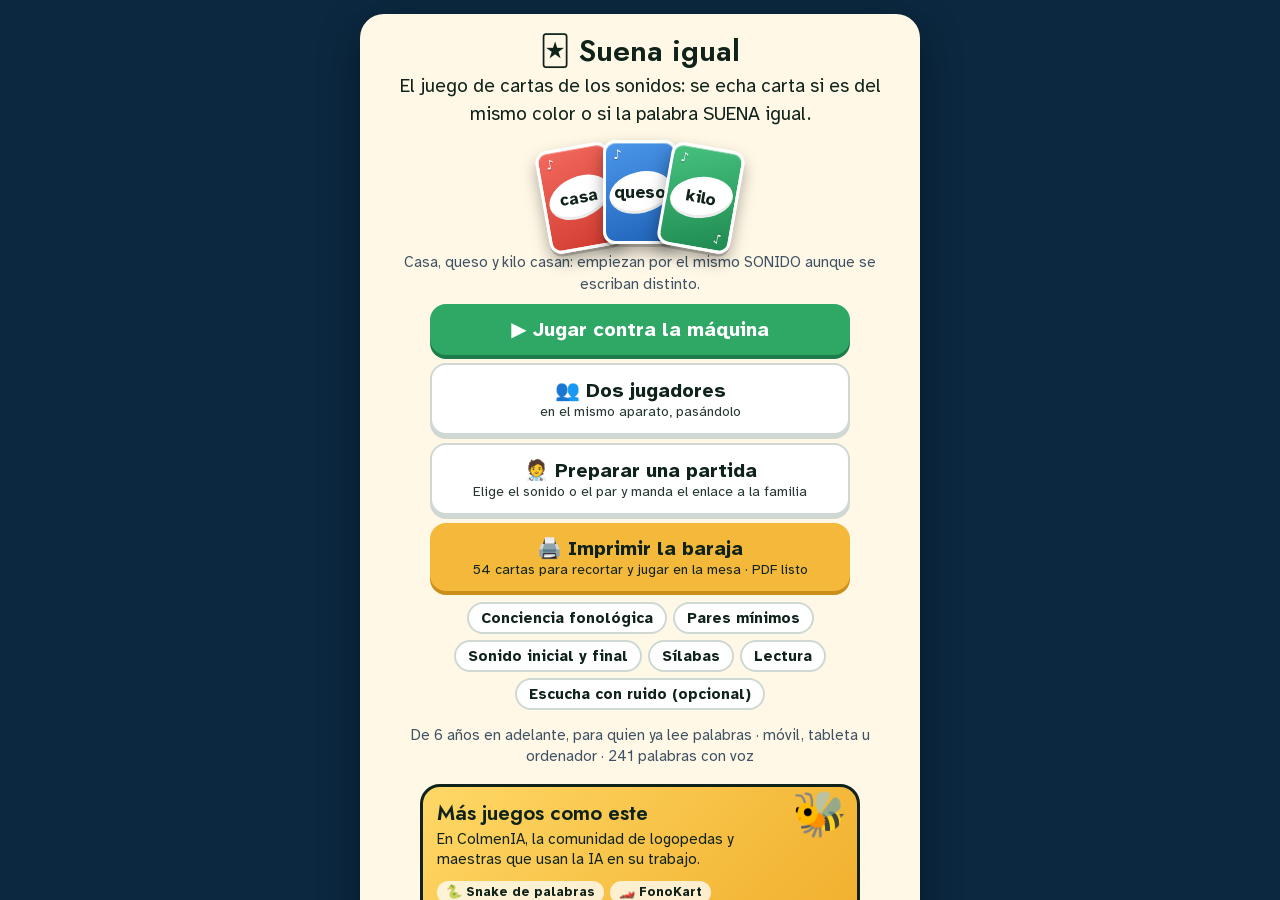
<file: index.html>
<!doctype html>
<html lang="es">
<head>
<meta charset="utf-8">
<meta name="viewport" content="width=device-width, initial-scale=1, viewport-fit=cover, user-scalable=no">
<meta name="theme-color" content="#123A5C">
<title>Suena igual · ColmenIA</title>
<meta name="description" content="Juego de cartas de sonidos: se echa carta si es del mismo color o si la palabra suena igual. Una pieza del laboratorio de Gabinete Fönia y ColmenIA.">
<meta property="og:title" content="Suena igual · el juego de cartas de los sonidos">
<meta property="og:description" content="Se echa carta si es del mismo color o si SUENA igual: casa, queso y kilo casan. Tú eliges la regla: sonido, sílaba o familia de palabras.">
<meta property="og:type" content="website">
<meta property="og:url" content="https://foniafonia.github.io/suena-igual/">
<meta property="og:image" content="https://foniafonia.github.io/suena-igual/portada-og.jpg">
<meta property="og:image:width" content="1200">
<meta property="og:image:height" content="630">
<meta property="og:image:alt" content="Suena igual: cartas de colores con las palabras casa, queso y kilo, y un comodín con estrella">
<meta name="twitter:card" content="summary_large_image">
<link rel="icon" href="data:image/svg+xml,%3Csvg xmlns=%22http://www.w3.org/2000/svg%22 viewBox=%220 0 100 100%22%3E%3Ctext y=%22.9em%22 font-size=%2290%22%3E🃏%3C/text%3E%3C/svg%3E">
<link rel="stylesheet" href="fuentes/fuentes.css?v=10191500">
<link rel="stylesheet" href="estilos.css?v=10191500">
<script>
/* si algo falla al arrancar, que se diga en pantalla y quede contado (solo la suma) */
window.addEventListener('error', function (e) {
  if (window.__fallo || (e && e.target && e.target.tagName)) return; window.__fallo = true;
  try { if (localStorage.getItem('suena-no-contar') !== '1') new Image().src = 'https://abacus.jasoncameron.dev/hit/foniafonia-suena-lanz/suena_fallo'; } catch (x) { }
  try { var d = document.createElement('p'); d.setAttribute('role', 'alert'); d.style.cssText = 'position:fixed;left:8px;right:8px;bottom:8px;z-index:99;margin:0;padding:10px 12px;border-radius:12px;background:#FFF8E7;color:#10231A;font:15px/1.4 system-ui,sans-serif';
    d.textContent = 'Algo ha fallado al abrir el juego en este navegador. Prueba a abrir el enlace en Chrome o Safari (no dentro de WhatsApp o Telegram).'; (document.body || document.documentElement).appendChild(d); } catch (x) { }
});
</script>
<style>
:root{
  --mar:#123A5C; --mar2:#0B2840; --crema:#FFF8E7; --oro:#F4B93A; --oro2:#C98A0B; --tinta:#10231A; --suave:#BFD6EA;
  --rojo:#E0473C; --rojo2:#A92E25; --azul:#2E7CD6; --azul2:#1C569C; --verde:#2FA866; --verde2:#1E7B4B; --amarillo:#F2C230; --amarillo2:#B88D0E;
  --titulo:'Jost',system-ui,sans-serif; --letra:'Atkinson Hyperlegible',system-ui,-apple-system,sans-serif;
}
*{box-sizing:border-box;-webkit-tap-highlight-color:transparent}
html,body{margin:0;height:100%;background:var(--mar);color:var(--crema);font-family:var(--letra);overflow:hidden;-webkit-user-select:none;user-select:none;-webkit-touch-callout:none}
#app{position:fixed;left:0;right:0;top:0;bottom:0;display:flex;flex-direction:column;background:radial-gradient(ellipse at 50% 45%,#1F7A5C 0%,#145A44 48%,#0B3A2C 100%)}
#app::before{content:'';position:absolute;left:0;right:0;top:0;bottom:0;background:repeating-radial-gradient(circle at 30% 20%,rgba(255,255,255,.025) 0 2px,transparent 2px 5px);pointer-events:none}
#hud{display:flex;align-items:center;padding:8px 10px;padding-top:calc(8px + env(safe-area-inset-top,0px))}
#regla{flex:1;min-width:0;display:flex;justify-content:center}
#regla span{background:var(--oro);color:var(--tinta);border-radius:14px;padding:6px 12px;font-size:14px;line-height:1.2;text-align:center;box-shadow:0 3px 0 var(--oro2)}
#regla b{font-family:var(--titulo);font-weight:600;font-size:15px}
.bt{height:42px;min-width:42px;margin-left:6px;padding:0 9px;border:0;border-radius:12px;background:rgba(255,255,255,.12);color:#fff;font-size:20px;cursor:pointer}
#rival{display:flex;align-items:center;padding:4px 12px;min-height:58px}
#rival .quien{font-family:var(--titulo);font-weight:600;font-size:15px;margin-right:8px;white-space:nowrap}
#rival .cuantas{font-size:13px;color:#cfe9dd;margin-right:8px;white-space:nowrap}
#mesa{flex:1;min-height:0;display:flex;align-items:center;justify-content:center;flex-direction:column;position:relative}
.fila-mesa{display:flex;align-items:center;justify-content:center}
.mazo{display:flex;flex-direction:column;align-items:center;margin-right:20px;font-size:13px;color:#cfe9dd}
.mazo span{margin-top:8px}
#turno{font-family:var(--titulo);font-weight:600;font-size:20px;margin:0 0 10px;min-height:26px}
#turno.j1{color:#FFB37A}
.color-ahora{margin-top:10px;font-size:14px;font-weight:700;border-radius:99px;padding:3px 12px;color:#fff}
.color-ahora.rojo{background:var(--rojo)}.color-ahora.azul{background:var(--azul)}.color-ahora.verde{background:var(--verde)}.color-ahora.amarillo{background:var(--amarillo);color:var(--tinta)}
.aviso{min-height:44px;margin:10px 14px 0;text-align:center;font-size:16px;line-height:1.35;color:#d7efe4;max-width:560px}
.aviso.bien{color:#9be7b9;font-weight:700}.aviso.fallo{color:#ffc2bb;font-weight:700}
.ultima{position:absolute;top:8px;left:50%;-webkit-transform:translateX(-50%) scale(.6);transform:translateX(-50%) scale(.6);opacity:0;background:var(--oro);color:var(--tinta);font-family:var(--titulo);font-weight:600;font-size:20px;border-radius:99px;padding:6px 16px;transition:all .25s;white-space:nowrap;pointer-events:none}
.ultima.on{opacity:1;-webkit-transform:translateX(-50%) scale(1);transform:translateX(-50%) scale(1)}
#abajo{position:relative;padding:6px 8px;padding-bottom:calc(6px + env(safe-area-inset-bottom,0px));background:linear-gradient(180deg,rgba(0,0,0,0),rgba(0,0,0,.28))}
.abajo-cab{display:flex;align-items:center;justify-content:space-between;margin:0 4px 6px}
#miNombre{font-family:var(--titulo);font-weight:600;font-size:15px;color:#d7efe4}
#bRobar{border:0;border-radius:12px;background:var(--oro);color:var(--tinta);font:inherit;font-weight:700;font-size:16px;padding:9px 14px;cursor:pointer;box-shadow:0 3px 0 var(--oro2)}
#bRobar:disabled{opacity:.45}
#bRobar.brilla{-webkit-animation:brilla 1s ease-in-out infinite;animation:brilla 1s ease-in-out infinite}
@-webkit-keyframes brilla{50%{box-shadow:0 3px 0 var(--oro2),0 0 0 6px rgba(255,214,102,.55),0 0 18px rgba(255,214,102,.9)}}
@keyframes brilla{50%{box-shadow:0 3px 0 var(--oro2),0 0 0 6px rgba(255,214,102,.55),0 0 18px rgba(255,214,102,.9)}}
.guia{display:none;margin:6px 12px 0;max-width:560px;background:#fff8e1;color:var(--tinta);border-radius:12px;padding:8px 12px;font-size:15px;line-height:1.3;font-weight:600;text-align:center;box-shadow:0 3px 0 rgba(0,0,0,.18)}
.guia.on{display:block;margin:6px auto 0;width:calc(100% - 24px);box-sizing:border-box}
#mano .carta.guiada{z-index:3;overflow:visible;-webkit-animation:guiada 1s ease-in-out infinite;animation:guiada 1s ease-in-out infinite}
@-webkit-keyframes guiada{50%{box-shadow:0 0 0 4px #ffd666,0 0 22px 6px rgba(255,214,102,.95)}}
@keyframes guiada{50%{box-shadow:0 0 0 4px #ffd666,0 0 22px 6px rgba(255,214,102,.95)}}
.carta .toca{position:absolute;top:-30px;left:50%;-webkit-transform:translateX(-50%);transform:translateX(-50%);white-space:nowrap;background:#ffd666;color:var(--tinta);font-size:13px;font-weight:700;border-radius:99px;padding:3px 9px;pointer-events:none;box-shadow:0 2px 0 rgba(0,0,0,.25)}
@media (prefers-reduced-motion:reduce){#bRobar.brilla,#mano .carta.guiada{-webkit-animation:none;animation:none;box-shadow:0 0 0 4px #ffd666}}
/* la carta: una baraja de verdad. Cuerpo de color, óvalo blanco inclinado con la palabra, notas en las esquinas. */
.carta{position:relative;flex:0 0 auto;width:84px;height:122px;margin:0;border-radius:12px;border:3px solid #fff;color:var(--tinta);display:flex;align-items:center;justify-content:center;padding:0;
  box-shadow:0 1px 0 rgba(255,255,255,.4) inset,0 3px 0 rgba(0,0,0,.18),0 8px 16px rgba(0,0,0,.35);font-family:var(--letra);cursor:pointer;overflow:hidden;-webkit-transition:-webkit-transform .18s;transition:transform .18s}
button.carta{font:inherit;-webkit-appearance:none;appearance:none}
.carta.rojo{background:linear-gradient(160deg,#F2695D,#D23B30)}.carta.azul{background:linear-gradient(160deg,#4C97EA,#1F63B8)}
.carta.verde{background:linear-gradient(160deg,#47C27F,#1F8A50)}.carta.amarillo{background:linear-gradient(160deg,#FFD65A,#E8AE12)}
.carta.negra{background:conic-gradient(from 45deg,#E0473C 0 25%,#2E7CD6 0 50%,#2FA866 0 75%,#F2C230 0)}
.carta .ovalo{position:absolute;left:4%;right:4%;top:29%;bottom:29%;border-radius:50%;background:#fff;-webkit-transform:rotate(-14deg);transform:rotate(-14deg);display:flex;flex-direction:column;align-items:center;justify-content:center;box-shadow:inset 0 -3px 0 rgba(0,0,0,.08)}
.carta .ovalo>*{-webkit-transform:rotate(14deg);transform:rotate(14deg)}
.carta .pal{font-weight:700;font-size:17px;line-height:1.05;text-align:center;letter-spacing:-.2px;padding:0 2px}
.carta.larga .pal{font-size:14px}.carta.muy-larga .pal{font-size:11.5px;letter-spacing:-.4px}
.carta .son{font-size:10px;font-weight:700;color:#5b6b78;margin-top:3px;text-align:center;line-height:1.1}
.carta .esp{font-family:var(--titulo);font-weight:600;font-size:32px;line-height:1;color:var(--tinta)}
.carta .esq{position:absolute;font-size:13px;line-height:1;color:#fff;font-weight:700;text-shadow:0 1px 1px rgba(0,0,0,.35)}
.carta .esq.a{top:6px;left:7px}.carta .esq.b{bottom:6px;right:7px;-webkit-transform:rotate(180deg);transform:rotate(180deg)}
.carta.amarillo .esq{color:#5b4300;text-shadow:none}
.carta.grande{width:120px;height:174px;border-width:4px;border-radius:16px;cursor:default}
.carta.grande .pal{font-size:24px}.carta.grande.larga .pal{font-size:19px}.carta.grande.muy-larga .pal{font-size:15px}
.carta.grande .esp{font-size:46px}.carta.grande .son{font-size:12px}.carta.grande .esq{font-size:18px}
/* el dorso */
.carta.dorso{background:repeating-linear-gradient(45deg,#163E66 0 8px,#12365A 8px 16px);cursor:default}
.carta.dorso .ovalo{background:#0B2840;border:3px solid var(--oro);box-shadow:none}
.carta.dorso .logo{color:var(--oro);font-size:26px;line-height:1}
.carta.dorso .marca{color:var(--oro);font-family:var(--titulo);font-weight:600;font-size:7px;letter-spacing:.3px;margin-top:2px;white-space:nowrap}
/* la mano, en abanico */
#mano{display:flex;justify-content:center;align-items:flex-end;min-height:150px;padding:14px 8px 4px;overflow:visible;width:100%}
#mano .carta{margin-left:-14px;-webkit-transform-origin:50% 120%;transform-origin:50% 120%}
#mano .carta:first-child{margin-left:0}
#mano .carta.puede{box-shadow:0 0 0 3px var(--oro),0 8px 16px rgba(0,0,0,.35)}
#mano .carta:active{-webkit-transform:translateY(-14px)!important;transform:translateY(-14px)!important}
button.carta:disabled{cursor:default}
#mano.espera .carta{-webkit-filter:saturate(.55) brightness(.85);filter:saturate(.55) brightness(.85)}
/* la del rival, también en abanico y pequeña */
#rivalCartas{display:flex;justify-content:flex-start;padding-left:6px;min-height:58px;align-items:center}
#rivalCartas .carta{width:36px;height:52px;border-width:2px;border-radius:7px;margin-left:-14px;-webkit-transform-origin:50% 100%;transform-origin:50% 100%}
#rivalCartas .carta:first-child{margin-left:0}
#rivalCartas .carta .ovalo{border-width:2px}#rivalCartas .carta .logo{font-size:11px}#rivalCartas .carta .marca{display:none}
/* mesa: mazo y montón */
.mazo .pila{position:relative;width:84px;height:122px}
.mazo .pila .carta{position:absolute;left:0;top:0}
.mazo .pila .carta:nth-child(1){-webkit-transform:translate(4px,4px);transform:translate(4px,4px)}
.mazo .pila .carta:nth-child(2){-webkit-transform:translate(2px,2px);transform:translate(2px,2px)}
#arriba{position:relative;width:132px;height:184px}
#arriba .carta{position:absolute;left:6px;top:5px}
#arriba .carta.vieja{-webkit-filter:brightness(.8);filter:brightness(.8)}
#arriba .carta.nueva{-webkit-animation:aterriza .35s ease-out;animation:aterriza .35s ease-out}
@-webkit-keyframes aterriza{from{-webkit-transform:translateY(60px) scale(.7) rotate(10deg);opacity:.2}}
@keyframes aterriza{from{transform:translateY(60px) scale(.7) rotate(10deg);opacity:.2}}
.halo{position:absolute;left:-2px;top:-3px;width:136px;height:190px;border-radius:22px;opacity:.85;-webkit-filter:blur(10px);filter:blur(10px)}
.halo.rojo{background:#F2695D}.halo.azul{background:#4C97EA}.halo.verde{background:#47C27F}.halo.amarillo{background:#FFD65A}
.carta.mal{-webkit-animation:sacude .3s 2;animation:sacude .3s 2}
@-webkit-keyframes sacude{25%{margin-top:0;-webkit-filter:brightness(1.2)}50%{-webkit-filter:hue-rotate(-30deg)}}
@keyframes sacude{25%{filter:brightness(1.2)}50%{filter:hue-rotate(-30deg) brightness(.8)}}
.cartas-ejemplo{display:flex;justify-content:center;margin:10px 0 6px}
.cartas-ejemplo .carta{width:78px;height:112px;margin:0 -6px;cursor:default}
.cartas-ejemplo .carta:nth-child(1){-webkit-transform:rotate(-10deg) translateY(6px);transform:rotate(-10deg) translateY(6px)}
.cartas-ejemplo .carta:nth-child(3){-webkit-transform:rotate(10deg) translateY(6px);transform:rotate(10deg) translateY(6px)}
/* velos y tarjetas */
.velo{position:fixed;left:0;right:0;top:0;bottom:0;background:rgba(5,20,34,.86);display:none;align-items:flex-start;justify-content:center;padding:14px;padding-top:calc(14px + env(safe-area-inset-top,0px));z-index:10;overflow:auto;-webkit-overflow-scrolling:touch}
.velo>.tarjeta{margin:auto}
.velo.on{display:flex}
.tarjeta{background:var(--crema);color:var(--tinta);border-radius:24px;padding:20px 20px;max-width:560px;width:100%;box-shadow:0 14px 40px rgba(0,0,0,.4);text-align:center}
.tarjeta h1{font-family:var(--titulo);font-size:30px;margin:0 0 6px;line-height:1.1}
.tarjeta h2{font-family:var(--titulo);font-size:19px;margin:16px 0 6px;text-align:left}
.tarjeta p{margin:8px 0;font-size:17px;line-height:1.45}
.gran{font-family:var(--titulo);font-size:21px;font-weight:600;background:var(--oro);border-radius:16px;padding:9px 12px;margin:10px 0;box-shadow:0 4px 0 var(--oro2)}
.btn{border:0;border-radius:16px;font:inherit;font-weight:700;font-size:20px;padding:13px 22px;margin:6px 5px;cursor:pointer;background:var(--verde);color:#fff;box-shadow:0 4px 0 var(--verde2)}
.btn.s{background:#fff;color:var(--tinta);box-shadow:0 4px 0 #cfd8d2;border:2px solid #cfd8d2}
.btn.ancho{display:block;width:100%;max-width:420px;margin:8px auto}
.btn.ancho small{display:block;font-weight:400;font-size:14px;opacity:.9}
.btn.imp{background:#F4B93A;color:#10231A;text-decoration:none;box-shadow:0 4px 0 #C98F1A;text-align:center}
.btn.imp small{opacity:1}
a.btn{display:block;box-sizing:border-box}
.btn:active{-webkit-transform:translateY(2px);transform:translateY(2px)}
.nota{font-size:13px!important;color:#4d6457}
.res{display:flex;flex-wrap:wrap;justify-content:center;margin:6px 0}.res div{margin:4px 8px;font-size:15px}.res b{display:block;font-family:var(--titulo);font-size:26px}
#colores{display:flex;flex-wrap:wrap;justify-content:center}
.bcolor{flex:1 1 40%;margin:6px;min-height:70px;border:0;border-radius:16px;font:inherit;font-weight:700;font-size:20px;color:#fff;cursor:pointer}
.bcolor.rojo{background:var(--rojo)}.bcolor.azul{background:var(--azul)}.bcolor.verde{background:var(--verde)}.bcolor.amarillo{background:var(--amarillo);color:var(--tinta)}
#tapaQuien{font-family:var(--titulo);font-size:28px;font-weight:600}
#tapaQuien.j0{color:var(--verde2)}#tapaQuien.j1{color:#C25E14}
.cartas-ejemplo{display:flex;justify-content:center;margin:8px 0 4px}
.cartas-ejemplo .carta{width:74px;height:104px;cursor:default}
@media (max-width:400px){#mano .carta{width:70px;height:102px}#mano .carta .pal{font-size:15px}#mano .carta.larga .pal{font-size:12.5px}#mano .carta.muy-larga .pal{font-size:10.5px}.carta .pal{font-size:15px}.carta.grande{width:108px;height:150px}.carta.grande .pal{font-size:22px}}
@media (max-height:680px){.carta.grande{width:100px;height:146px}#arriba{width:112px;height:156px}.halo{width:116px;height:162px}#mano .carta{width:66px;height:96px}#mano{min-height:118px}.mazo .pila,.mazo .pila .carta{width:70px;height:102px}#rival{min-height:46px}}
@media (prefers-reduced-motion:reduce){#arriba .carta.nueva{-webkit-animation:none;animation:none}}
@media (prefers-reduced-motion:reduce){.carta.mal{-webkit-animation:none;animation:none}.ultima{transition:none}}
</style>
</head>
<body>
<div id="app">
  <div id="hud">
    <div id="regla"></div>
    <button class="bt" id="bSonido" type="button" aria-label="Sonido">🔊</button>
    <button class="bt" id="bPausa" type="button" aria-label="Pausa">⏸</button>
  </div>
  <div id="rival"><span class="quien" id="rivalNombre">La máquina</span><span class="cuantas" id="rivalN"></span><div id="rivalCartas"></div></div>
  <div id="mesa">
    <div class="ultima" id="ultima"></div>
    <p class="guia" id="guia" role="status" aria-live="polite"></p>
    <p id="turno"></p>
    <div class="fila-mesa">
      <div class="mazo"><div class="pila" id="pila"></div><span><span id="mazoN">0</span> en el mazo</span></div>
      <div id="arriba"></div>
    </div>
    <div class="color-ahora" id="colorAhora"></div>
    <p class="aviso" id="aviso" role="status" aria-live="polite"></p>
  </div>
  <div id="abajo">
    <div class="abajo-cab"><span id="miNombre">Tus cartas</span><button id="bRobar" type="button">Robar carta</button></div>
    <div id="mano"></div>
  </div>
</div>

<div class="velo on" id="vInicio"><div class="tarjeta">
  <h1>🃏 Suena igual</h1>
  <div class="gran" id="inicioRegla"></div>
  <div class="cartas-ejemplo" id="ejemploInicio"></div>
  <p style="font-size:15px;margin-top:2px">Casan porque empiezan igual: <b>suena</b> la K, aunque se escriba distinto.</p>
  <p>Echa una carta del <b>mismo color</b> o que <b>suene igual</b>. Gana quien se queda sin cartas.</p>
  <button class="btn" id="bJugar" type="button">▶ Jugar</button>
  <p class="nota" id="notaInicio">Voz: Piper (Open Home Foundation), licencia CC BY 3.0. Material de apoyo: no sustituye a la logopeda.</p>
</div></div>

<div class="velo" id="vColor"><div class="tarjeta"><h1>★ Elige el color</h1><div id="colores"></div></div></div>
<div class="velo" id="vTapa"><div class="tarjeta"><p>Pásale el aparato:</p><p id="tapaQuien"></p><p style="font-size:15px">Que el otro no mire tus cartas.</p><button class="btn" id="bTapa" type="button">Ver mis cartas</button></div></div>
<div class="velo" id="vPausa"><div class="tarjeta"><h1>⏸ Pausa</h1><button class="btn" id="bSigue" type="button">▶ Seguir</button><button class="btn s" id="bAcabar" type="button">Terminar la partida</button><div id="pausaRuido"></div><div id="pausaCta"></div></div></div>
<div class="velo" id="vFin"><div class="tarjeta">
  <h1 id="finTit"></h1>
  <div class="res" id="finRes"></div>
  <div id="finInforme"></div>
  <button class="btn" id="bOtra" type="button">▶ Otra partida</button>
  <div id="finExtra"></div>
</div></div>

<script src="banco.js?v=10191500"></script>
<script src="banco-silabas.js?v=11131500"></script>
<script src="banco-campos.js?v=11131500"></script>
<script src="voz/indice.js?v=10191500"></script>
<script src="voz/indice-silabas.js?v=11131500"></script>
<script src="voz/indice-campos.js?v=11131500"></script>
<script src="fonetica.js?v=11131500"></script>
<script src="ruido.js?v=11201200"></script>
<script src="juego.js?v=11201200"></script>
<script src="colmenia.js?v=11201200"></script>
</body>
</html>
</file>
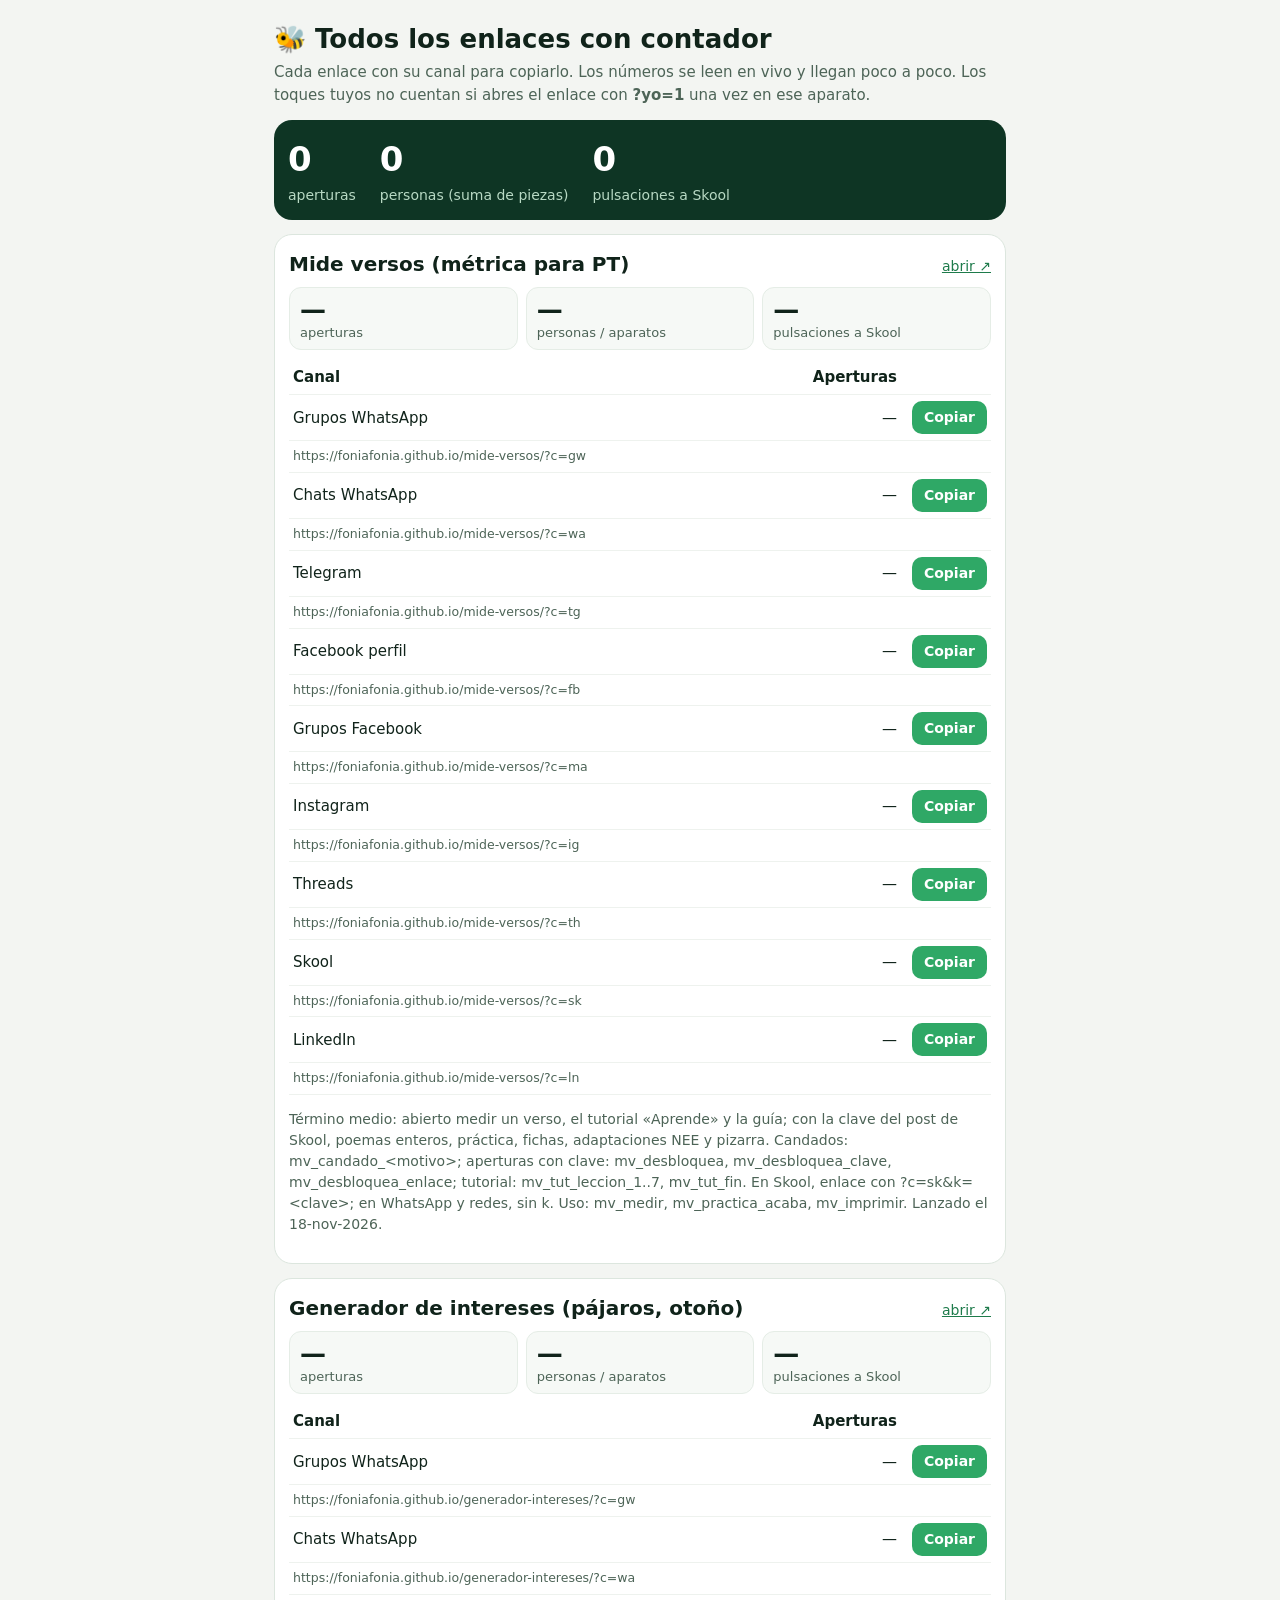
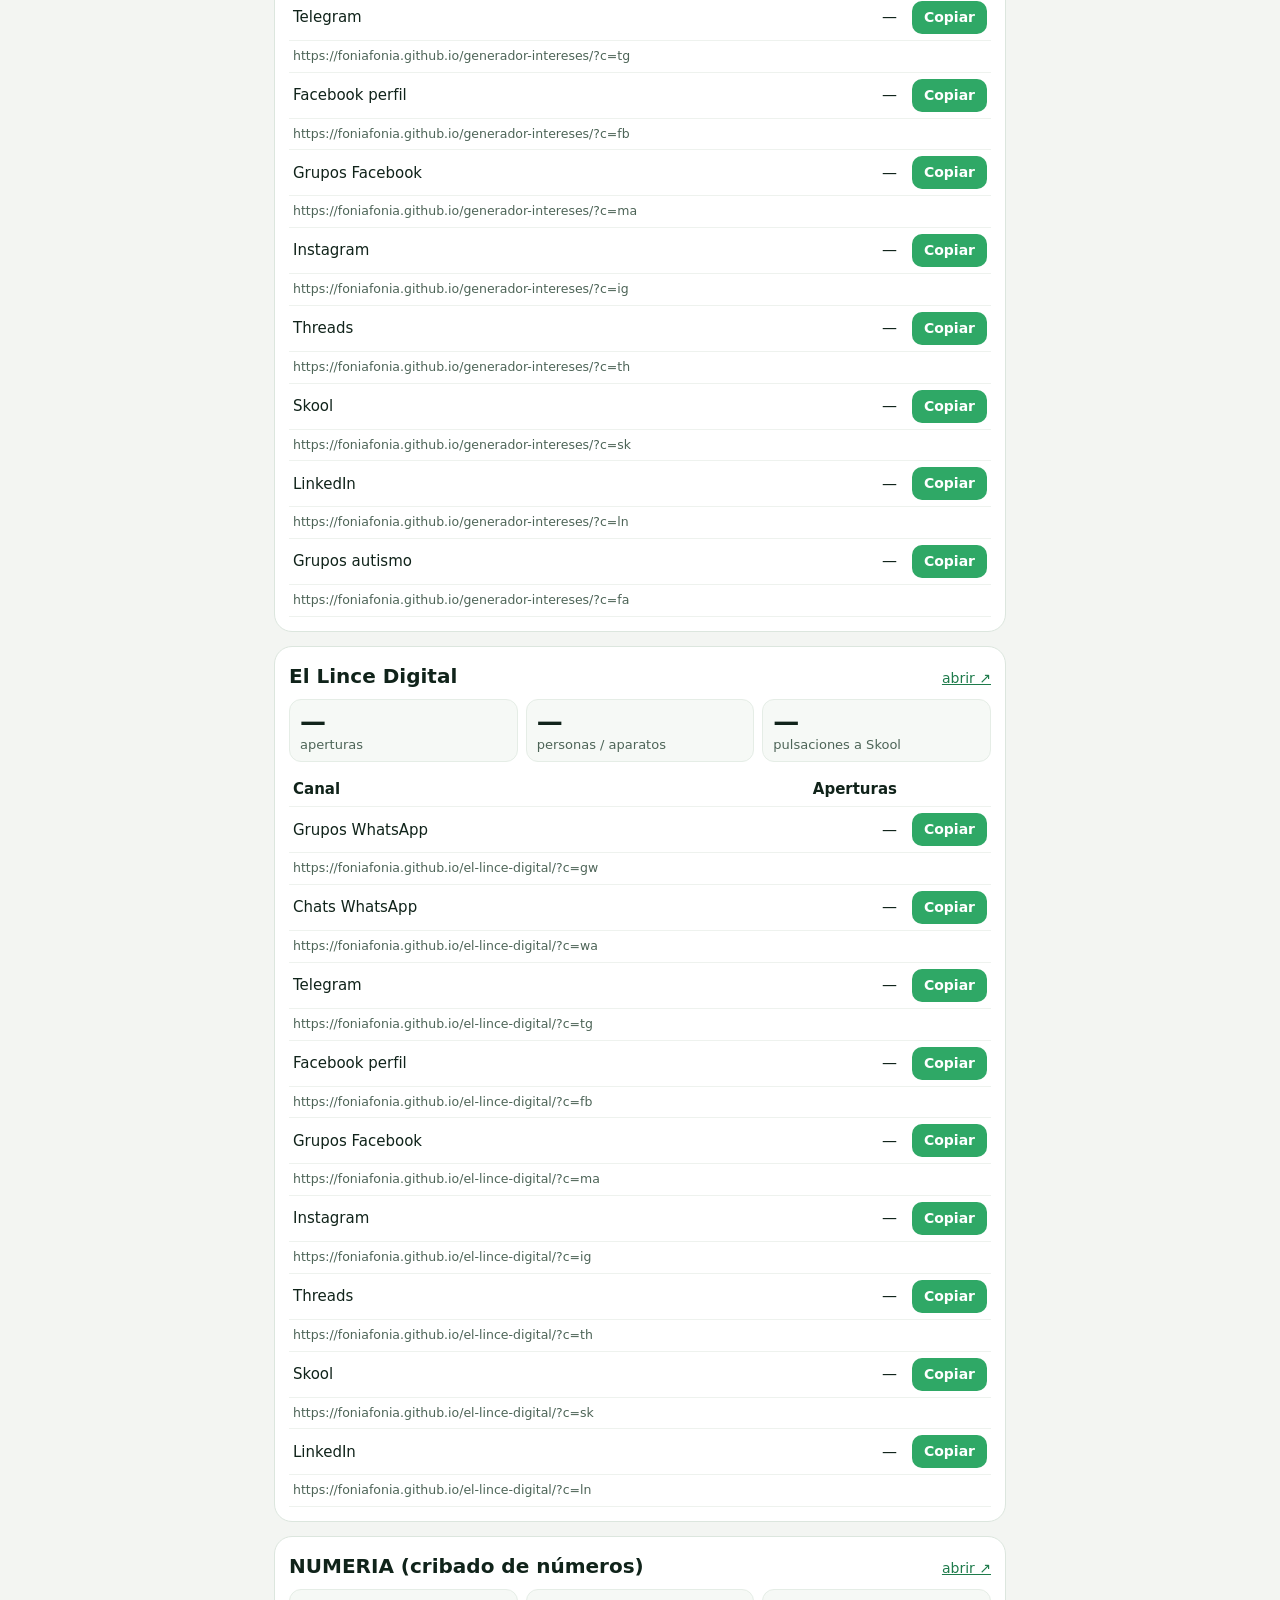
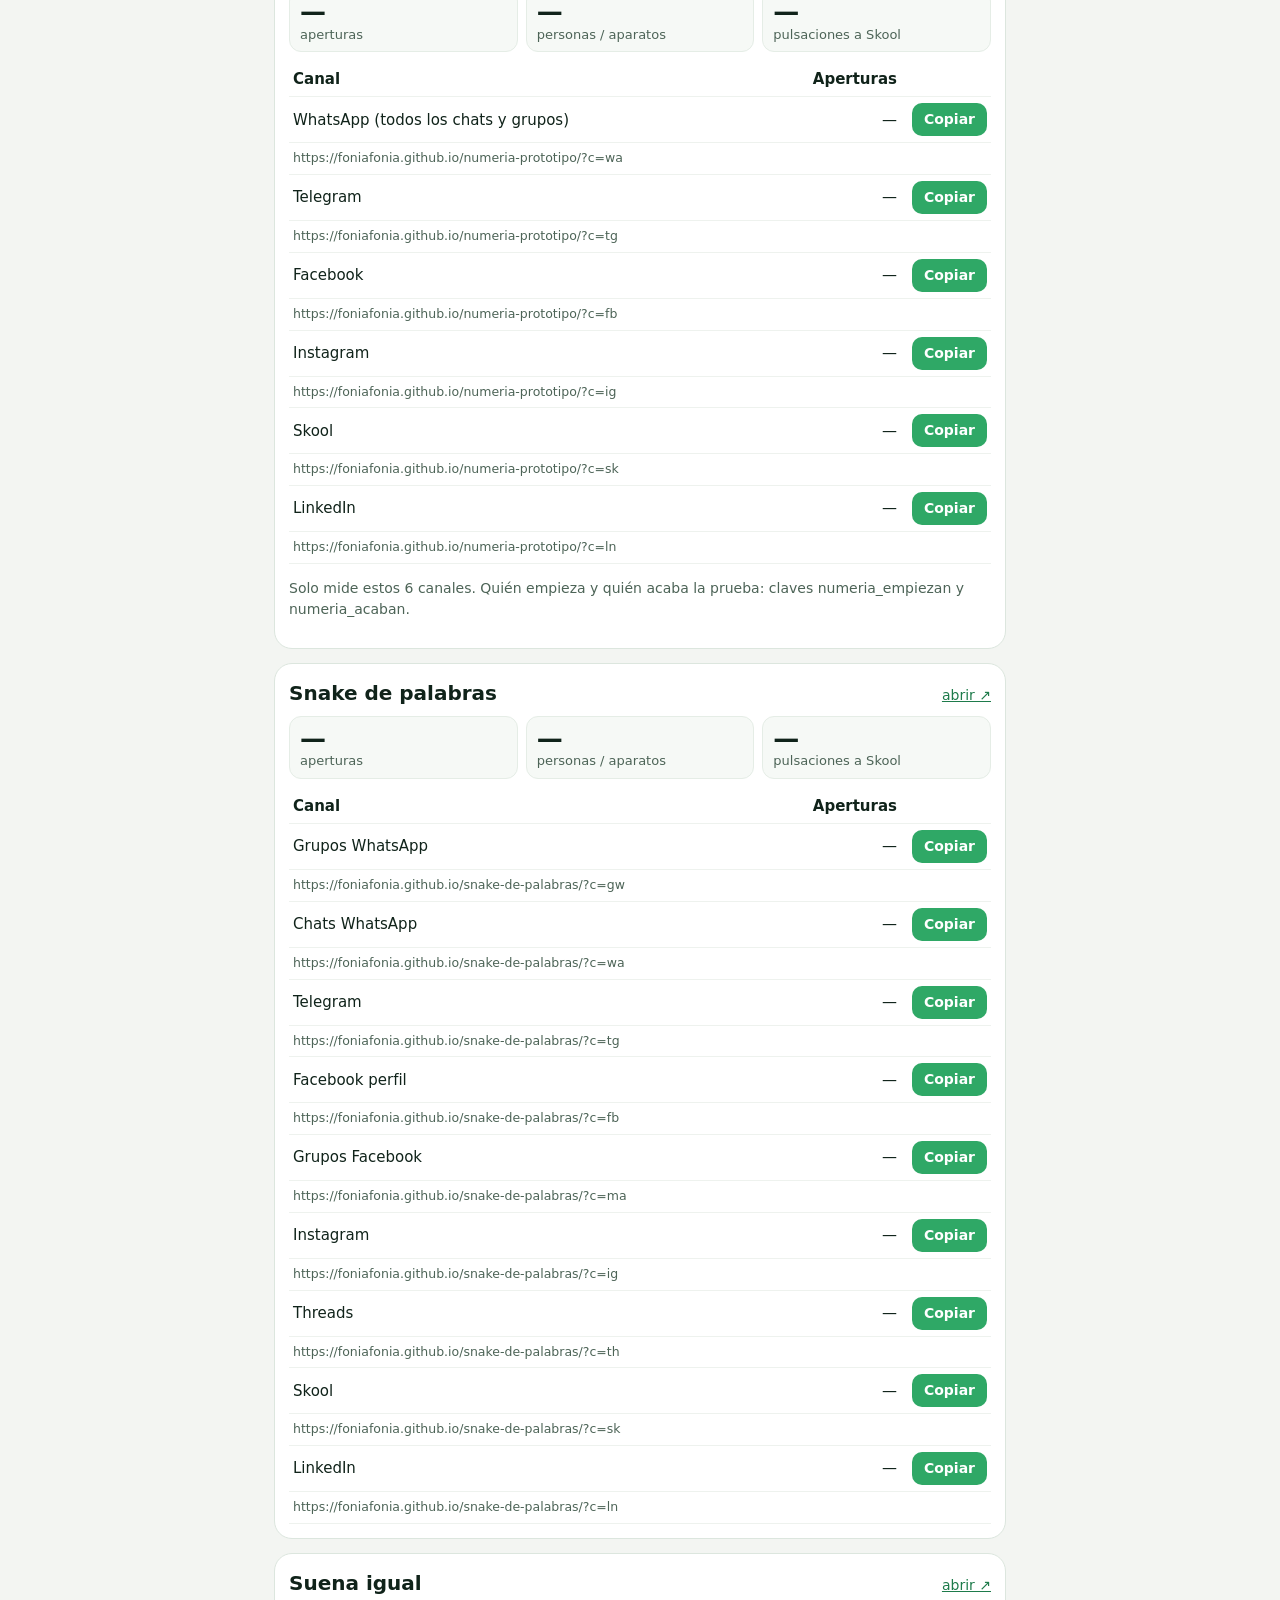
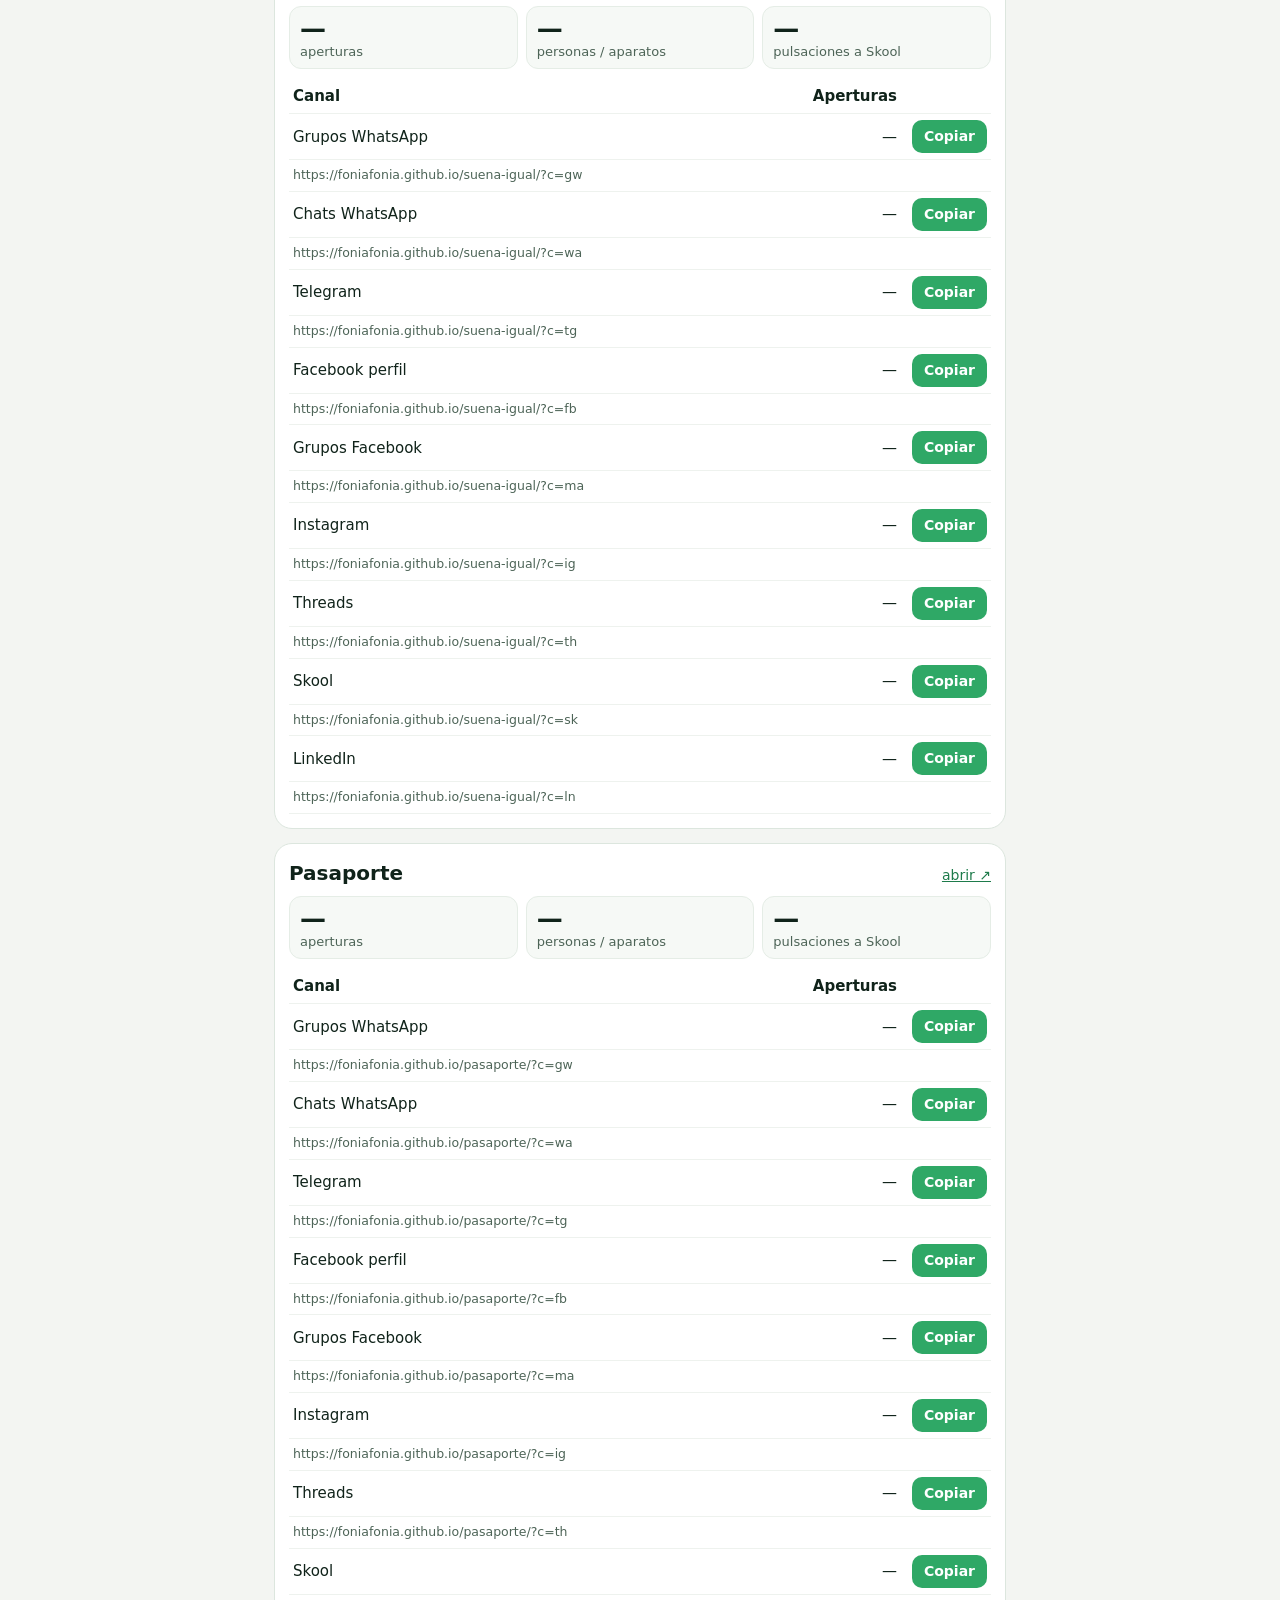
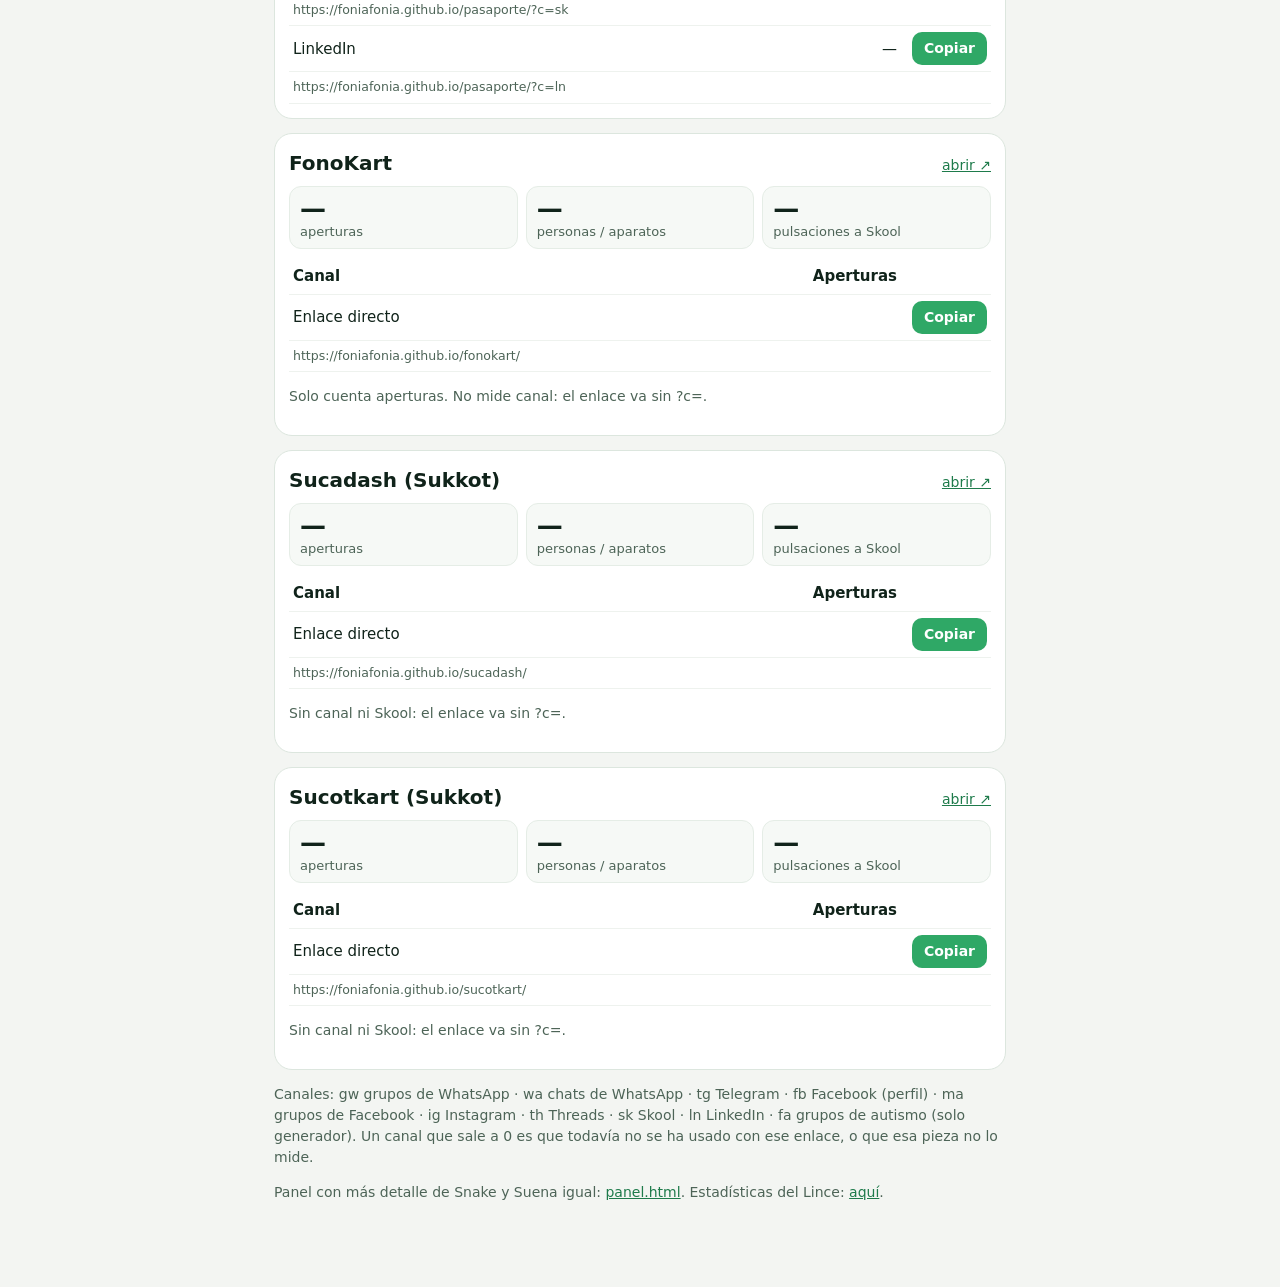
<file: enlaces.html>
<!DOCTYPE html>
<html lang="es">
<head>
<meta charset="UTF-8">
<meta name="viewport" content="width=device-width, initial-scale=1">
<meta name="robots" content="noindex">
<title>Todos los enlaces con contador</title>
<style>
:root{--tinta:#10231A;--suave:#4d6457;--linea:#DCE6DE;--fondo:#F3F5F2;--verde:#2FA866}
*{box-sizing:border-box}
body{font:17px/1.5 system-ui,-apple-system,sans-serif;max-width:760px;margin:0 auto;padding:20px 14px 70px;background:var(--fondo);color:var(--tinta)}
h1{font-size:26px;margin:0 0 2px}h2{font-size:20px;margin:0}
.sub{color:var(--suave);font-size:15px;margin:0 0 14px}
.nota{font-size:14px;color:var(--suave)}
a{color:#1E7B4B}
.juego{background:#fff;border:1px solid var(--linea);border-radius:18px;padding:14px;margin:14px 0}
.juego header{display:flex;flex-wrap:wrap;gap:4px 10px;align-items:baseline;margin-bottom:8px}
.juego header a{font-size:14px;margin-left:auto}
.cajas{display:grid;grid-template-columns:repeat(3,1fr);gap:8px;margin:6px 0 10px}
.caja{background:#F6F9F6;border:1px solid #E5EDE6;border-radius:12px;padding:8px 10px}
.caja b{display:block;font-size:26px;line-height:1.1;font-variant-numeric:tabular-nums}
.caja span{font-size:13px;color:var(--suave);line-height:1.25;display:block}
table{width:100%;border-collapse:collapse;font-size:15px}
th,td{padding:6px 4px;border-bottom:1px solid #EEF2EE;text-align:right}
th:first-child,td:first-child{text-align:left}
td.enl{text-align:left;font-size:12.5px;color:var(--suave);word-break:break-all}
button{font:inherit;font-size:14px;font-weight:700;padding:6px 12px;border-radius:10px;border:0;background:var(--verde);color:#fff;cursor:pointer}
button.ok{background:#16482e}
.tot{background:#0E3524;color:#fff;border-radius:18px;padding:14px;margin:10px 0}
.tot b{font-size:34px}.tot span{display:block;color:#B8D9C4;font-size:14px}
.tot .f{display:flex;gap:24px;flex-wrap:wrap}
</style>
</head>
<body>
<h1>🐝 Todos los enlaces con contador</h1>
<p class="sub">Cada enlace con su canal para copiarlo. Los números se leen en vivo y llegan poco a poco. Los toques tuyos no cuentan si abres el enlace con <b>?yo=1</b> una vez en ese aparato.</p>
<div class="tot"><div class="f"><div><b id="tA">…</b><span>aperturas</span></div><div><b id="tP">…</b><span>personas (suma de piezas)</span></div><div><b id="tS">…</b><span>pulsaciones a Skool</span></div></div></div>
<div id="lista"></div>
<p class="nota">Canales: gw grupos de WhatsApp · wa chats de WhatsApp · tg Telegram · fb Facebook (perfil) · ma grupos de Facebook · ig Instagram · th Threads · sk Skool · ln LinkedIn · fa grupos de autismo (solo generador). Un canal que sale a 0 es que todavía no se ha usado con ese enlace, o que esa pieza no lo mide.</p>
<p class="nota">Panel con más detalle de Snake y Suena igual: <a href="panel.html">panel.html</a>. Estadísticas del Lince: <a href="https://foniafonia.github.io/el-lince-digital/estadisticas.html">aquí</a>.</p>

<script>
var BASE='https://abacus.jasoncameron.dev/get/';
var CAN=[['gw','Grupos WhatsApp'],['wa','Chats WhatsApp'],['tg','Telegram'],['fb','Facebook perfil'],['ma','Grupos Facebook'],['ig','Instagram'],['th','Threads'],['sk','Skool'],['ln','LinkedIn']];
var J='foniafonia-juegos',S='foniafonia-suena-lanz',L='foniafonia-lince',G='foniafonia-generador';
var JUEGOS=[
 {n:'Mide versos (métrica para PT)',u:'https://foniafonia.github.io/mide-versos/',ns:'foniafonia-versos',ape:['mv_aperturas'],per:['mv_personas'],sk:['mv_skool'],can:function(c){return 'mv_c_'+c+'_aperturas'},canales:CAN,nota:'Término medio: abierto medir un verso, el tutorial «Aprende» y la guía; con la clave del post de Skool, poemas enteros, práctica, fichas, adaptaciones NEE y pizarra. Candados: mv_candado_<motivo>; aperturas con clave: mv_desbloquea, mv_desbloquea_clave, mv_desbloquea_enlace; tutorial: mv_tut_leccion_1..7, mv_tut_fin. En Skool, enlace con ?c=sk&k=<clave>; en WhatsApp y redes, sin k. Uso: mv_medir, mv_practica_acaba, mv_imprimir. Lanzado el 18-nov-2026.'},
 {n:'Generador de intereses (pájaros, otoño)',u:'https://foniafonia.github.io/generador-intereses/',ns:G,ape:['gen_aperturas'],per:['gen_personas'],sk:['gen_skool'],can:function(c){return 'gen_c_'+c+'_aperturas'},canales:CAN.concat([['fa','Grupos autismo']])},
 {n:'El Lince Digital',u:'https://foniafonia.github.io/el-lince-digital/',ns:L,ape:['lince_aperturas'],per:['lince_personas'],sk:['lince_skool_portada','lince_skool','lince_skool_idea_portada','lince_skool_informe'],can:function(c){return 'lince_c_'+c+'_aperturas'},canales:CAN},
 {n:'NUMERIA (cribado de números)',u:'https://foniafonia.github.io/numeria-prototipo/',ns:'foniafonia-numeria',ape:['numeria_aperturas'],per:['numeria_personas'],sk:['numeria_skool_personas'],can:function(c){return 'numeria_canal_'+c},canales:[['wa','WhatsApp (todos los chats y grupos)'],['tg','Telegram'],['fb','Facebook'],['ig','Instagram'],['sk','Skool'],['ln','LinkedIn']],nota:'Solo mide estos 6 canales. Quién empieza y quién acaba la prueba: claves numeria_empiezan y numeria_acaban.'},
 {n:'Snake de palabras',u:'https://foniafonia.github.io/snake-de-palabras/',ns:J,ape:['snake_aperturas'],per:['snake_personas'],sk:['snake_skool_personas'],can:function(c){return 'snake_c_'+c+'_aperturas'},canales:CAN},
 {n:'Suena igual',u:'https://foniafonia.github.io/suena-igual/',ns:S,ape:['suena_aperturas'],per:['suena_personas'],sk:['suena_skool_personas'],can:function(c){return 'suena_canal_'+c},canales:CAN},
 {n:'Pasaporte',u:'https://foniafonia.github.io/pasaporte/',ns:J,ape:['pasaporte_aperturas'],per:['pasaporte_personas'],sk:['pasaporte_skool_clics'],can:function(c){return 'pasaporte_c_'+c+'_aperturas'},canales:CAN},
 {n:'FonoKart',u:'https://foniafonia.github.io/fonokart/',ns:J,ape:['fonokart_aperturas'],per:[],sk:[],can:null,nota:'Solo cuenta aperturas. No mide canal: el enlace va sin ?c=.'},
 {n:'Sucadash (Sukkot)',u:'https://foniafonia.github.io/sucadash/',ns:J,ape:['sucadash_aperturas'],per:['sucadash_dispositivos'],sk:[],can:null,nota:'Sin canal ni Skool: el enlace va sin ?c=.'},
 {n:'Sucotkart (Sukkot)',u:'https://foniafonia.github.io/sucotkart/',ns:J,ape:['sucotkart_aperturas'],per:['sucotkart_moviles'],sk:[],can:null,nota:'Sin canal ni Skool: el enlace va sin ?c=.'}
];
var cola=[],activo=0;
function pide(ns,k,cb){cola.push([ns,k,cb]);sigue()}
function sigue(){ if(activo>=3||!cola.length)return; var t=cola.shift(); activo++;
 fetch(BASE+t[0]+'/'+t[1]).then(function(r){return r.json()}).then(function(j){t[2](j.value==null?0:j.value)}).catch(function(){t[2](null)}).then(function(){activo--;setTimeout(sigue,120)}); sigue();}
function suma(ns,ks,cb){ if(!ks.length){cb(null);return} var tot=0,n=0,fallo=false; ks.forEach(function(k){pide(ns,k,function(v){ if(v===null)fallo=true; else tot+=v; if(++n===ks.length)cb(fallo?null:tot)})}) }
function fmt(v){return v===null?'—':String(v)}
var T={a:0,p:0,s:0};
function el(t,c,x){var e=document.createElement(t);if(c)e.className=c;if(x!=null)e.textContent=x;return e}
function copiar(txt,b){ var f=function(){b.textContent='Copiado ✓';b.className='ok';setTimeout(function(){b.textContent='Copiar';b.className=''},1500)};
 if(navigator.clipboard){navigator.clipboard.writeText(txt).then(f,function(){prompt('Copia el enlace:',txt)})}else{prompt('Copia el enlace:',txt)} }
var lista=document.getElementById('lista');
JUEGOS.forEach(function(j){
 var d=el('div','juego'),h=el('header');h.appendChild(el('h2',null,j.n));var a=el('a',null,'abrir ↗');a.href=j.u;a.target='_blank';a.rel='noopener';h.appendChild(a);d.appendChild(h);
 var cj=el('div','cajas'),cA=el('b',null,'…'),cP=el('b',null,'…'),cS=el('b',null,'…');
 [[cA,'aperturas'],[cP,'personas / aparatos'],[cS,'pulsaciones a Skool']].forEach(function(x){var c=el('div','caja');c.appendChild(x[0]);c.appendChild(el('span',null,x[1]));cj.appendChild(c)});d.appendChild(cj);
 suma(j.ns,j.ape,function(v){cA.textContent=fmt(v);if(v)T.a+=v;document.getElementById('tA').textContent=T.a});
 if(j.per.length)suma(j.ns,j.per,function(v){cP.textContent=fmt(v);if(v)T.p+=v;document.getElementById('tP').textContent=T.p});else cP.textContent='—';
 if(j.sk.length)suma(j.ns,j.sk,function(v){cS.textContent=fmt(v);if(v)T.s+=v;document.getElementById('tS').textContent=T.s});else cS.textContent='—';
 var tb=el('table'),hd=tb.insertRow();
 ['Canal','Aperturas',' '].forEach(function(x,i){var th=el('th',null,x);if(i==2)th.style.width='90px';hd.appendChild(th)});
 if(j.can){ j.canales.forEach(function(c){var r=tb.insertRow();r.insertCell().textContent=c[1];var ca=r.insertCell();ca.textContent='…';pide(j.ns,j.can(c[0]),function(v){ca.textContent=fmt(v)});
   var url=j.u+'?c='+c[0],cc=r.insertCell();var b=el('button',null,'Copiar');b.onclick=function(){copiar(url,b)};cc.appendChild(b);
   var r2=tb.insertRow();var e=r2.insertCell();e.colSpan=3;e.className='enl';e.textContent=url;}); }
 else { var r=tb.insertRow();r.insertCell().textContent='Enlace directo';r.insertCell().textContent='';var cc=r.insertCell();var b=el('button',null,'Copiar');b.onclick=function(){copiar(j.u,b)};cc.appendChild(b);
   var r2=tb.insertRow();var e=r2.insertCell();e.colSpan=3;e.className='enl';e.textContent=j.u; }
 d.appendChild(tb); if(j.nota)d.appendChild(el('p','nota',j.nota)); lista.appendChild(d);
});
</script>
</body>
</html>
</file>
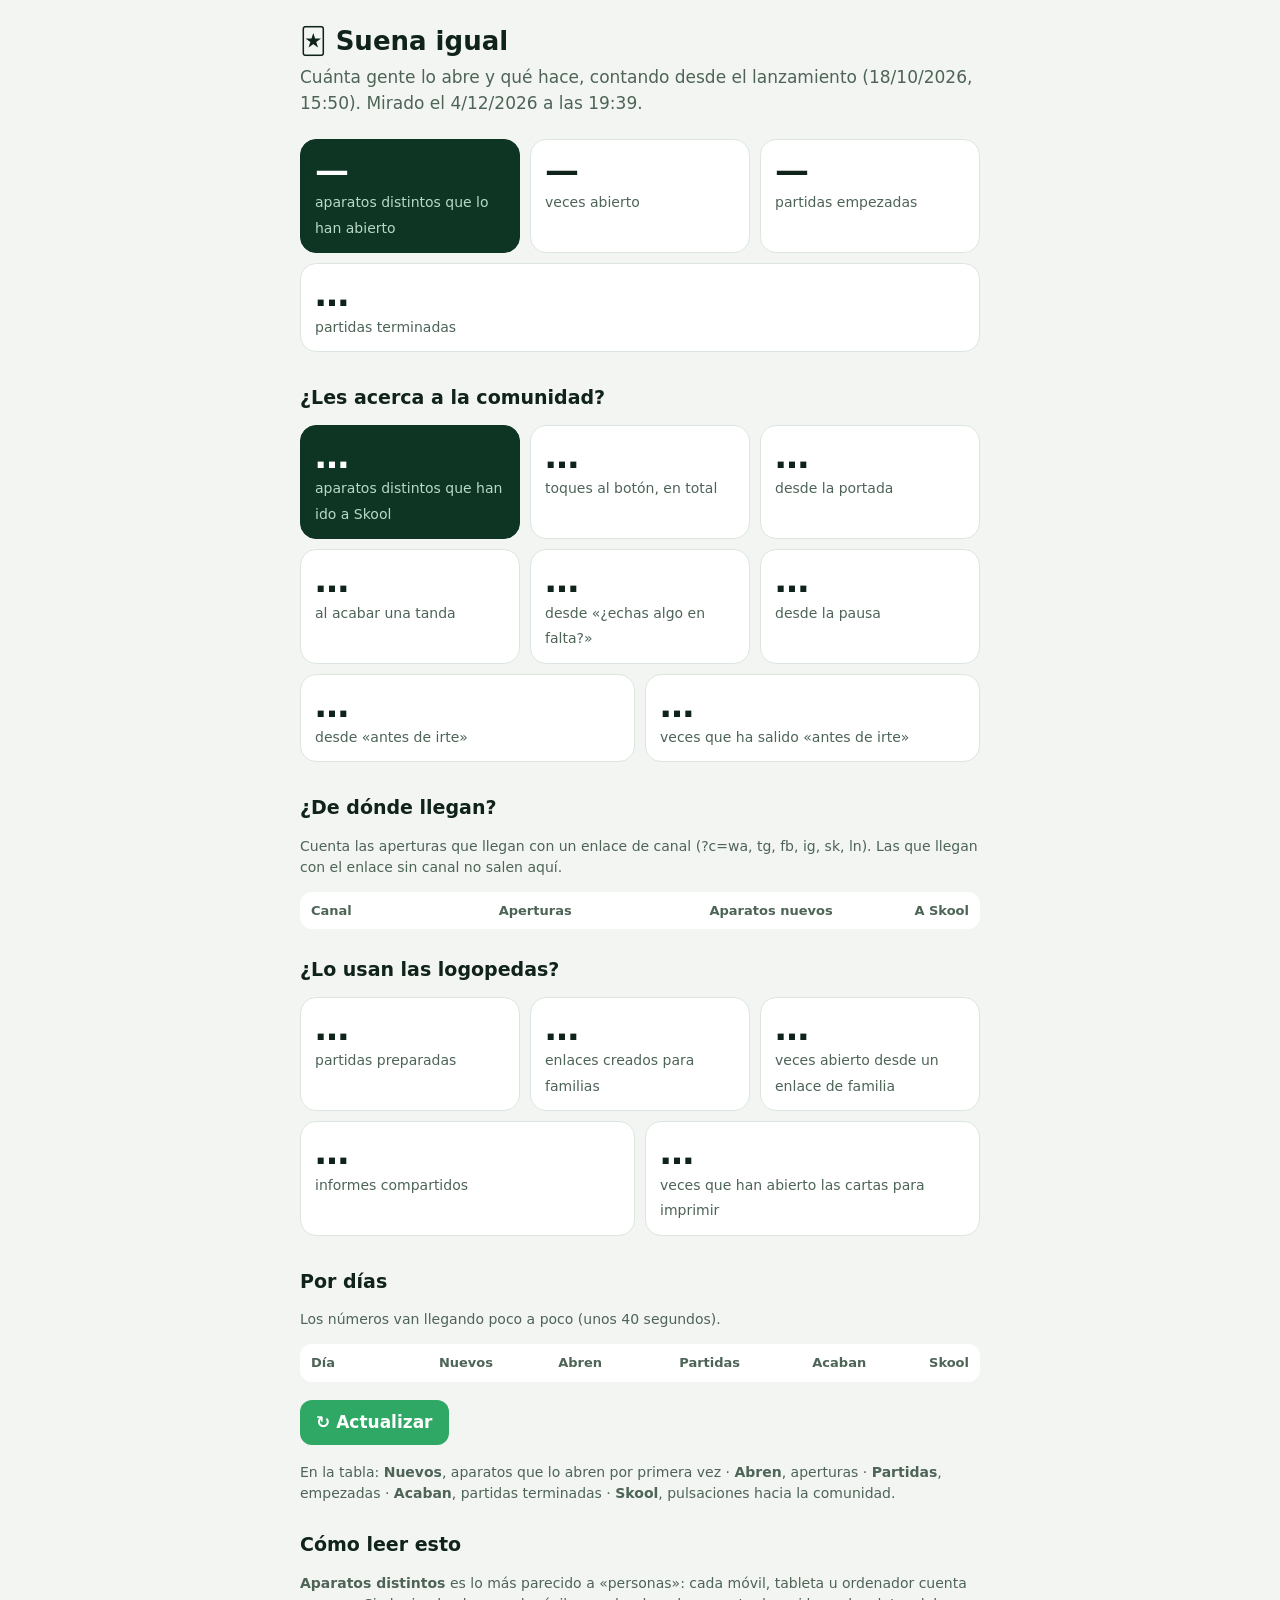
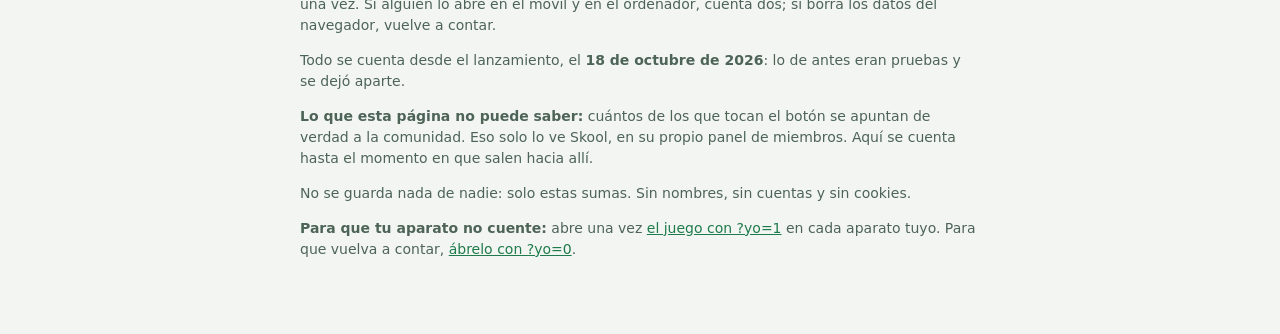
<file: estadisticas.html>
<!DOCTYPE html>
<html lang="es">
<head>
<meta charset="UTF-8">
<meta name="viewport" content="width=device-width, initial-scale=1">
<meta name="robots" content="noindex">
<title>Suena igual · cuánta gente lo abre</title>
<style>
  body{font:17px/1.5 system-ui,-apple-system,sans-serif;max-width:680px;margin:0 auto;padding:22px 16px 60px;background:#F3F5F2;color:#10231A}
  h1{font-size:26px;margin:0 0 4px}h2{font-size:19px;margin:26px 0 8px}
  .sub{color:#4d6457;margin:0 0 18px}
  .cajas{display:flex;flex-wrap:wrap;margin:0 -5px}
  .caja{flex:1 1 140px;margin:5px;background:#fff;border:1px solid #DCE6DE;border-radius:16px;padding:12px 14px}
  .caja b{display:block;font-size:34px;line-height:1.1}
  .caja span{font-size:14px;color:#4d6457}
  .caja.gorda{background:#0E3524;color:#fff;border-color:#0E3524}.caja.gorda span{color:#B8D9C4}
  table{width:100%;border-collapse:collapse;background:#fff;border:1px solid #DCE6DE;border-radius:12px;overflow:hidden}
  th,td{padding:8px 10px;text-align:right;border-bottom:1px solid #EEF2EE;font-variant-numeric:tabular-nums}
  th:first-child,td:first-child{text-align:left}th{font-size:13px;color:#4d6457;font-weight:600}
  .barra{display:inline-block;height:10px;border-radius:5px;background:#2FA866;vertical-align:middle;margin-right:6px}
  .nota{font-size:14px;color:#4d6457}
  button{font:inherit;font-weight:700;padding:10px 16px;border-radius:12px;border:0;background:#2FA866;color:#fff;cursor:pointer}
  a{color:#1E7B4B}
  @media (max-width:480px){table.dias{font-size:13px}table.dias th,table.dias td{padding:6px 3px}}
</style>
</head>
<body>
<h1>🃏 Suena igual</h1>
<p class="sub">Cuánta gente lo abre y qué hace, contando desde el lanzamiento (18/10/2026, 15:50). <span id="hora"></span></p>

<div class="cajas">
  <div class="caja gorda"><b id="n_personas">…</b><span>aparatos distintos que lo han abierto</span></div>
  <div class="caja"><b id="n_aperturas">…</b><span>veces abierto</span></div>
  <div class="caja"><b id="n_partidas">…</b><span>partidas empezadas</span></div>
  <div class="caja"><b id="n_tandas">…</b><span>partidas terminadas</span></div>
</div>

<h2>¿Les acerca a la comunidad?</h2>
<div class="cajas">
  <div class="caja gorda"><b id="n_skool_personas">…</b><span>aparatos distintos que han ido a Skool</span></div>
  <div class="caja"><b id="n_skool">…</b><span>toques al botón, en total</span></div>
  <div class="caja"><b id="n_skool_portada">…</b><span>desde la portada</span></div>
  <div class="caja"><b id="n_skool_final">…</b><span>al acabar una tanda</span></div>
  <div class="caja"><b id="n_skool_idea">…</b><span>desde «¿echas algo en falta?»</span></div>
  <div class="caja"><b id="n_skool_pausa">…</b><span>desde la pausa</span></div>
  <div class="caja"><b id="n_skool_despedida">…</b><span>desde «antes de irte»</span></div>
  <div class="caja"><b id="n_despedida_vista">…</b><span>veces que ha salido «antes de irte»</span></div>
</div>

<h2>¿De dónde llegan?</h2>
<p class="nota">Cuenta las aperturas que llegan con un enlace de canal (?c=wa, tg, fb, ig, sk, ln). Las que llegan con el enlace sin canal no salen aquí.</p>
<table><thead><tr><th>Canal</th><th>Aperturas</th><th>Aparatos nuevos</th><th>A Skool</th></tr></thead><tbody id="canales"></tbody></table>

<h2>¿Lo usan las logopedas?</h2>
<div class="cajas">
  <div class="caja"><b id="n_preparada">…</b><span>partidas preparadas</span></div>
  <div class="caja"><b id="n_enlace">…</b><span>enlaces creados para familias</span></div>
  <div class="caja"><b id="n_familia">…</b><span>veces abierto desde un enlace de familia</span></div>
  <div class="caja"><b id="n_informe">…</b><span>informes compartidos</span></div>
  <div class="caja"><b id="n_imprimir">…</b><span>veces que han abierto las cartas para imprimir</span></div>
</div>

<h2>Por días</h2>
<p class="nota" id="cargando">Los números van llegando poco a poco (unos 40 segundos).</p>
<div id="grafica"></div>
<div style="overflow-x:auto"><table class="dias"><thead><tr><th>Día</th><th>Nuevos</th><th>Abren</th><th>Partidas</th><th>Acaban</th><th>Skool</th></tr></thead><tbody id="dias"></tbody></table></div>

<p style="margin-top:18px"><button type="button" onclick="location.reload()">↻ Actualizar</button></p>

<p class="nota">En la tabla: <b>Nuevos</b>, aparatos que lo abren por primera vez · <b>Abren</b>, aperturas · <b>Partidas</b>, empezadas · <b>Acaban</b>, partidas terminadas · <b>Skool</b>, pulsaciones hacia la comunidad.</p>

<h2>Cómo leer esto</h2>
<p class="nota"><b>Aparatos distintos</b> es lo más parecido a «personas»: cada móvil, tableta u ordenador cuenta una vez. Si alguien lo abre en el móvil y en el ordenador, cuenta dos; si borra los datos del navegador, vuelve a contar.</p>
<p class="nota">Todo se cuenta desde el lanzamiento, el <b>18 de octubre de 2026</b>: lo de antes eran pruebas y se dejó aparte. </p>
<p class="nota"><b>Lo que esta página no puede saber:</b> cuántos de los que tocan el botón se apuntan de verdad a la comunidad. Eso solo lo ve Skool, en su propio panel de miembros. Aquí se cuenta hasta el momento en que salen hacia allí.</p>
<p class="nota">No se guarda nada de nadie: solo estas sumas. Sin nombres, sin cuentas y sin cookies.</p>
<p class="nota"><b>Para que tu aparato no cuente:</b> abre una vez <a href="./?yo=1">el juego con ?yo=1</a> en cada aparato tuyo. Para que vuelva a contar, <a href="./?yo=0">ábrelo con ?yo=0</a>.</p>

<script src="grafica-uso.js?v=1018"></script>
<script>
(function () {
  var BASE = 'https://abacus.jasoncameron.dev/get/foniafonia-suena-lanz/';
  /* El servicio admite 30 consultas cada 10 segundos: se piden de una en una, con un respiro
     entre ellas, y si aun así dice «demasiadas», se espera y se repite. Por eso los números
     van apareciendo poco a poco. Una clave que aún no existe (404) vale cero. */
  var cola = Promise.resolve();
  function pausa(ms) { return new Promise(function (r) { setTimeout(r, ms); }); }
  function pide(k, intento) {
    return fetch(BASE + k).then(function (r) {
      if (r.status === 404) return 0;
      if (r.status === 429 && intento < 3) return pausa(4000).then(function () { return pide(k, intento + 1); });
      if (!r.ok) return null;
      return r.json().then(function (j) { return j && j.value ? j.value : 0; });
    }).catch(function () { return null; });
  }
  function lee(k) { var p = cola.then(function () { return pide(k, 0); }); cola = p.then(function () { return pausa(450); }); return p; }
  function pon(id, v) { document.getElementById(id).textContent = v === null ? '—' : v; }
  var d0 = new Date(); document.getElementById('hora').textContent = 'Mirado el ' + d0.toLocaleDateString('es-ES') + ' a las ' + d0.toLocaleTimeString('es-ES', { hour: '2-digit', minute: '2-digit' }) + '.';
  [['n_personas', 'suena_personas'], ['n_aperturas', 'suena_aperturas'], ['n_partidas', 'suena_partidas'], ['n_tandas', 'suena_partidas_terminadas'],
   ['n_skool_personas', 'suena_skool_personas'], ['n_skool_portada', 'suena_skool_portada'], ['n_skool_final', 'suena_skool_final'], ['n_despedida_vista', 'suena_despedida_vista'],
   ['n_preparada', 'suena_partida_preparada'], ['n_enlace', 'suena_enlace_familia'], ['n_familia', 'suena_aperturas_enlace_familia'], ['n_informe', 'suena_informe_compartido'], ['n_imprimir', 'suena_imprimir_abierta']
  ].forEach(function (p) { lee(p[1]).then(function (v) { pon(p[0], v); }); });
  Promise.all(['suena_skool_portada', 'suena_skool_final', 'suena_skool_idea_portada', 'suena_skool_idea_final', 'suena_skool_pausa', 'suena_skool_despedida'].map(lee)).then(function (v) {
    var n = function (x) { return x || 0; };
    pon('n_skool', n(v[0]) + n(v[1]) + n(v[2]) + n(v[3]) + n(v[4]) + n(v[5])); pon('n_skool_idea', n(v[2]) + n(v[3]));
    pon('n_skool_pausa', n(v[4])); pon('n_skool_despedida', n(v[5]));
  });
  var CANALES = [['wa', 'WhatsApp'], ['tg', 'Telegram'], ['fb', 'Facebook'], ['ig', 'Instagram'], ['sk', 'Skool'], ['ln', 'LinkedIn']];
  Promise.all(CANALES.map(function (c) { return Promise.all([lee('suena_canal_' + c[0]), lee('suena_personas_canal_' + c[0]), lee('suena_skool_canal_' + c[0])]); })).then(function (fs) {
    var tb = document.getElementById('canales'); tb.innerHTML = '';
    fs.forEach(function (f, i) { var tr = document.createElement('tr'); [CANALES[i][1], f[0], f[1], f[2]].forEach(function (v) { var td = document.createElement('td'); td.textContent = v === null ? '—' : v; tr.appendChild(td); }); tb.appendChild(tr); });
  });
  var DESDE = '20261018', dias = [], hoy = new Date();
  for (var i = 0; i < 14; i++) { var d = new Date(hoy.getFullYear(), hoy.getMonth(), hoy.getDate() - i); dias.push(d); }
  function clave(d) { return d.getFullYear() + ('0' + (d.getMonth() + 1)).slice(-2) + ('0' + d.getDate()).slice(-2); }
  Promise.all(dias.map(function (d) { var k = clave(d); if (k < DESDE) return null; return Promise.all([lee('suena_personas_' + k), lee('suena_aperturas_' + k), lee('suena_partidas_' + k), lee('suena_skool_dia_' + k), lee('suena_partidas_terminadas_' + k)]); })).then(function (filas) {
    /* solo los días desde el lanzamiento */
    dias = dias.filter(function (d, i) { return filas[i]; }); filas = filas.filter(function (f) { return f; });
    var tope = 1; filas.forEach(function (f) { if (f[0] > tope) tope = f[0]; });
    var tb = document.getElementById('dias'); tb.innerHTML = '';
    filas.forEach(function (f, i) {
      var tr = document.createElement('tr'), d = dias[i];
      var c0 = document.createElement('td'); c0.textContent = d.toLocaleDateString('es-ES', { weekday: 'short' }) + ' ' + d.getDate() + '/' + (d.getMonth() + 1); c0.style.whiteSpace = 'nowrap';
      var c1 = document.createElement('td'); var b = document.createElement('span'); b.className = 'barra'; b.style.width = Math.round(40 * (f[0] || 0) / tope) + 'px'; if (f[0]) c1.appendChild(b); c1.appendChild(document.createTextNode(f[0] === null ? '—' : f[0]));
      var c2 = document.createElement('td'); c2.textContent = f[1] === null ? '—' : f[1];
      var c3 = document.createElement('td'); c3.textContent = f[2] === null ? '—' : f[2];
      var c4 = document.createElement('td'); c4.textContent = f[3] === null ? '—' : f[3];
      var c5 = document.createElement('td'); c5.textContent = f[4] === null ? '—' : f[4];
      tr.appendChild(c0); tr.appendChild(c1); tr.appendChild(c2); tr.appendChild(c3); tr.appendChild(c5); tr.appendChild(c4); tb.appendChild(tr);
    });
    GraficaUso(document.getElementById('grafica'), filas.map(function (f, i) { return { d: dias[i], personas: f[0], terminadas: f[4], skool: f[3] }; }).reverse());
    document.getElementById('cargando').style.display = 'none';
  });
})();
</script>
</body>
</html>
</file>
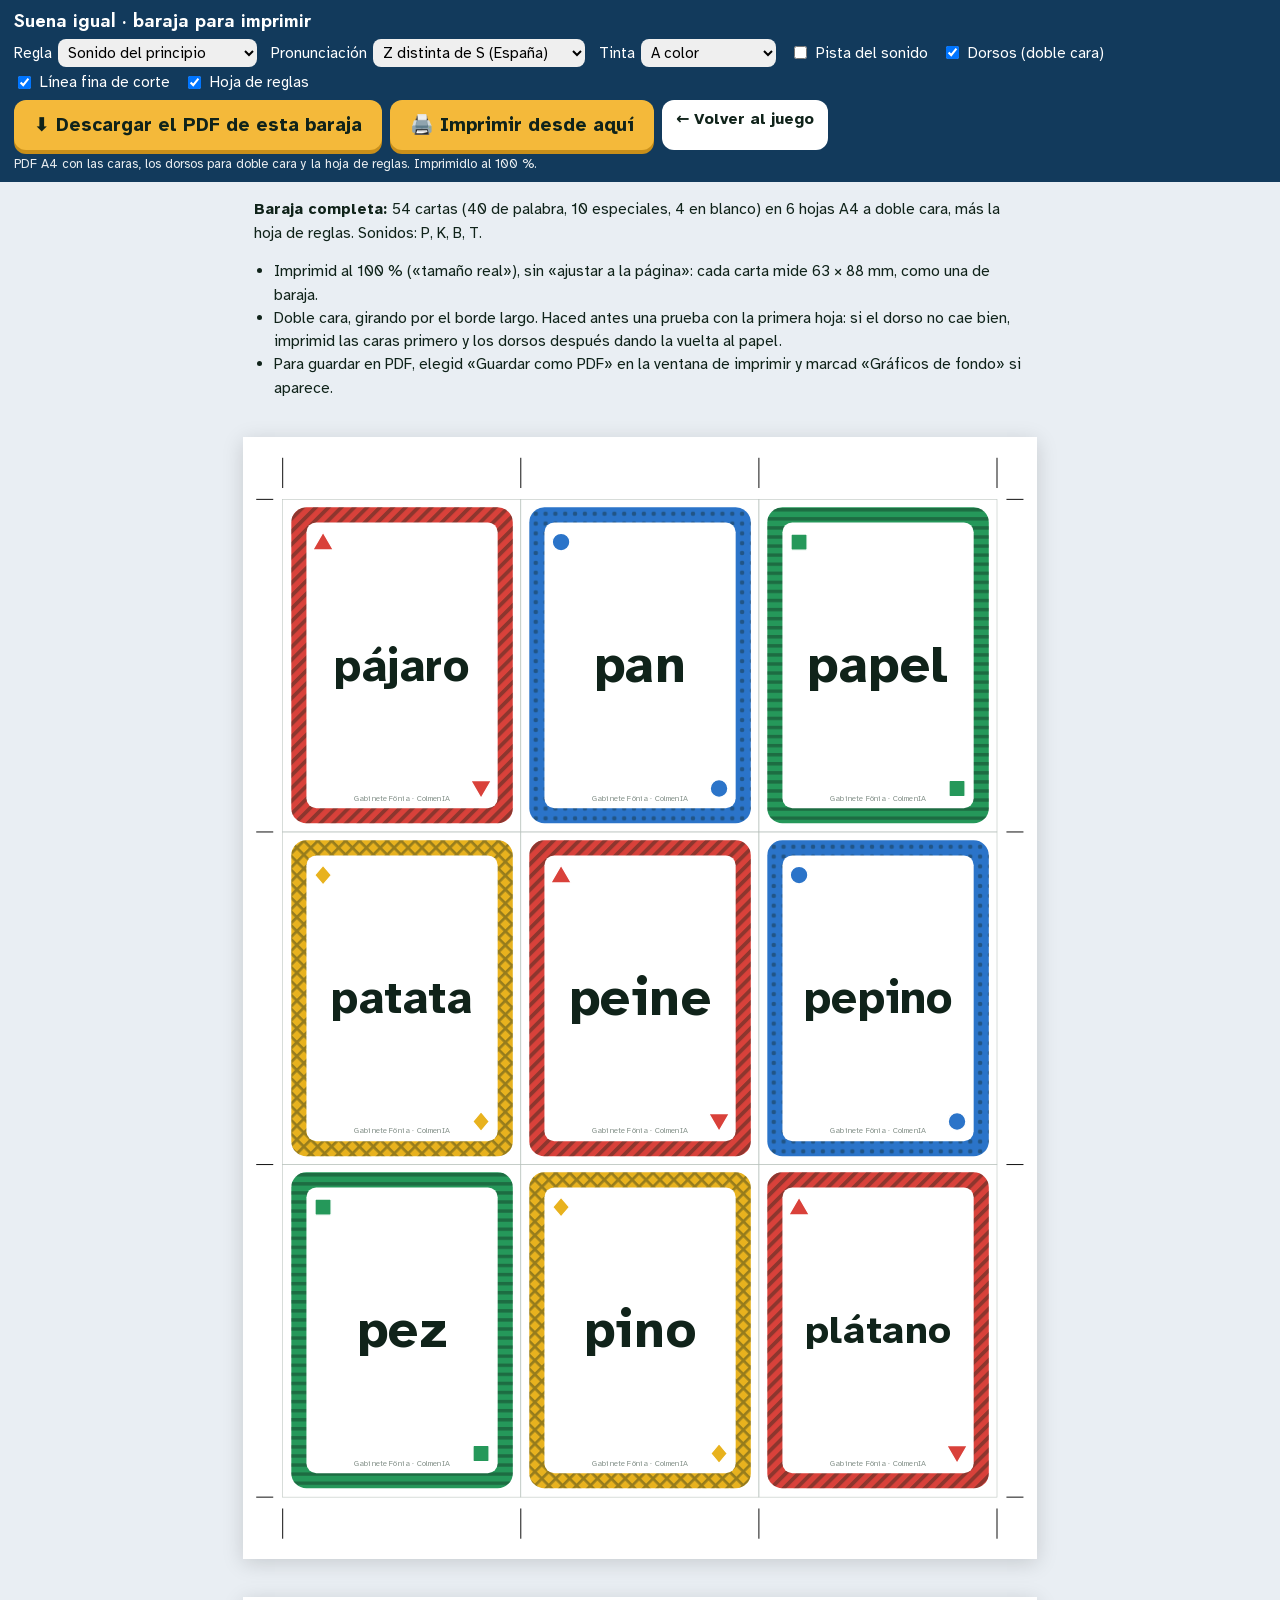
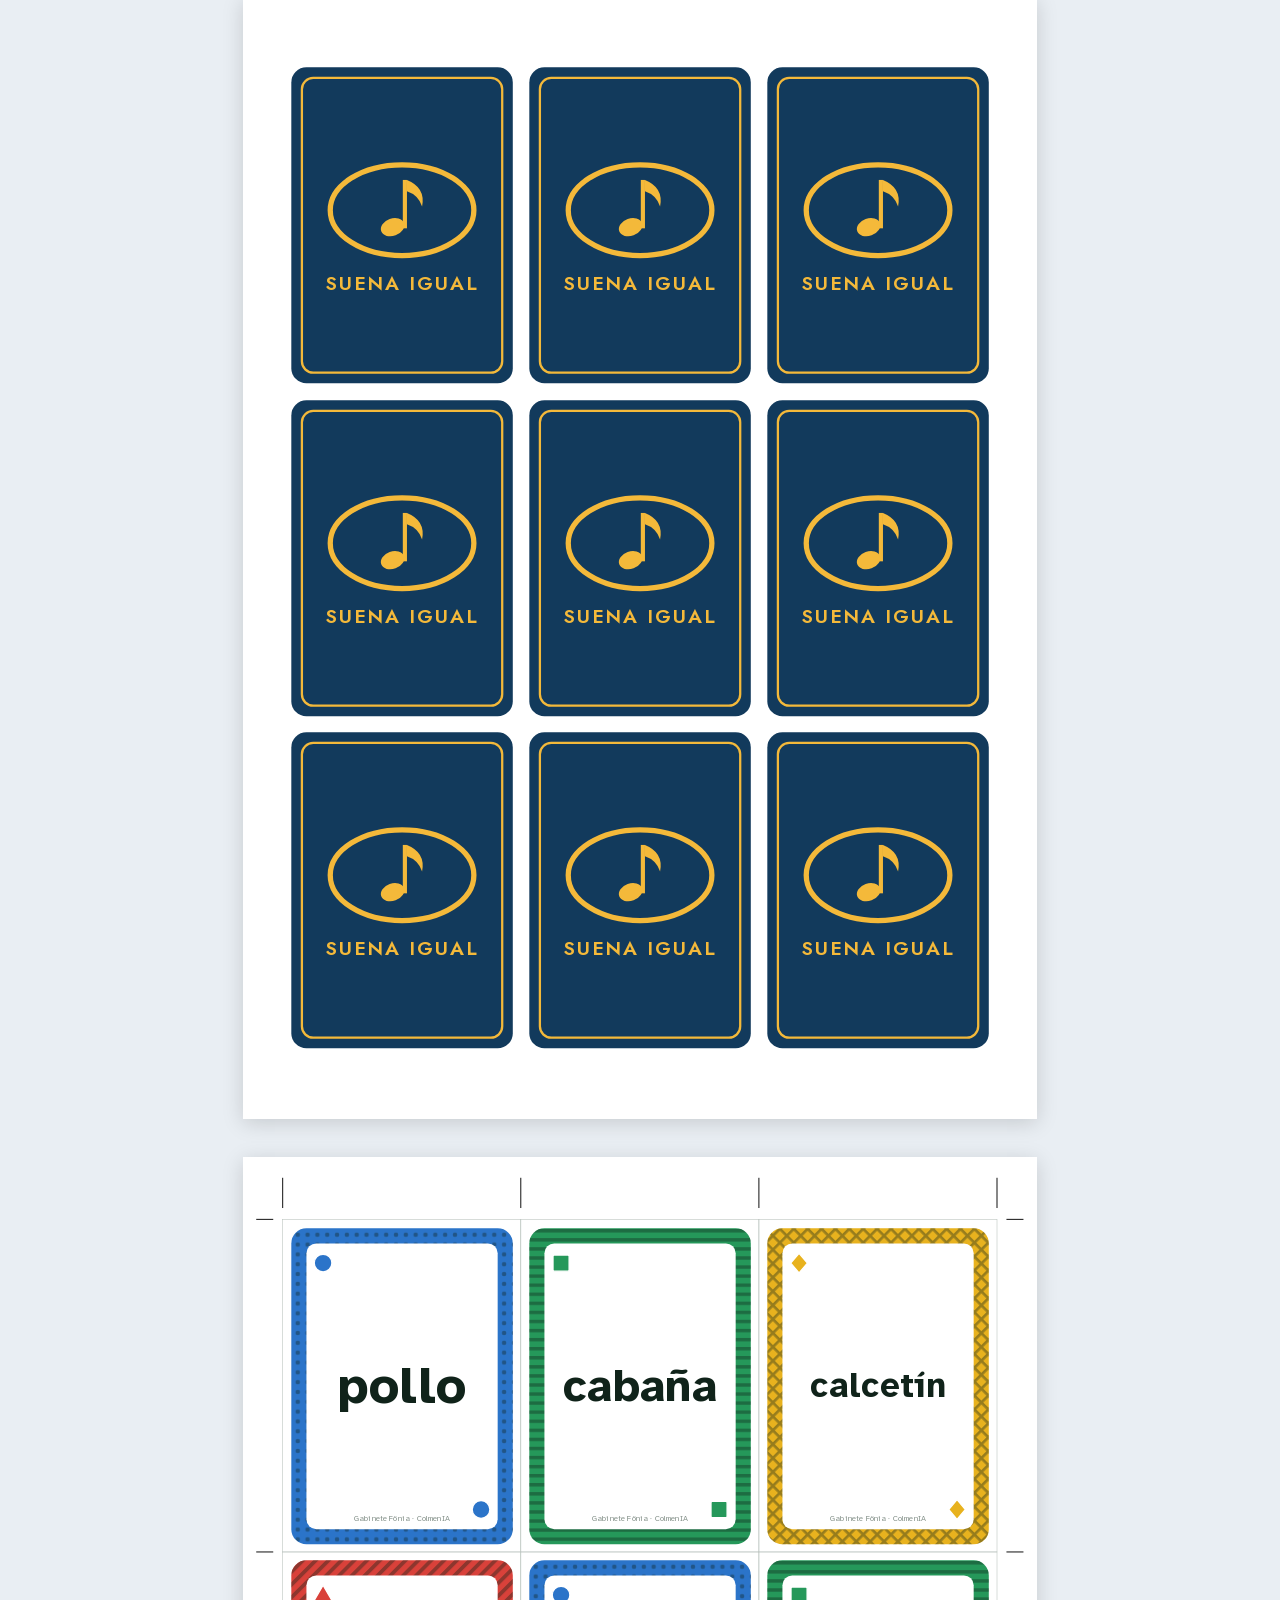
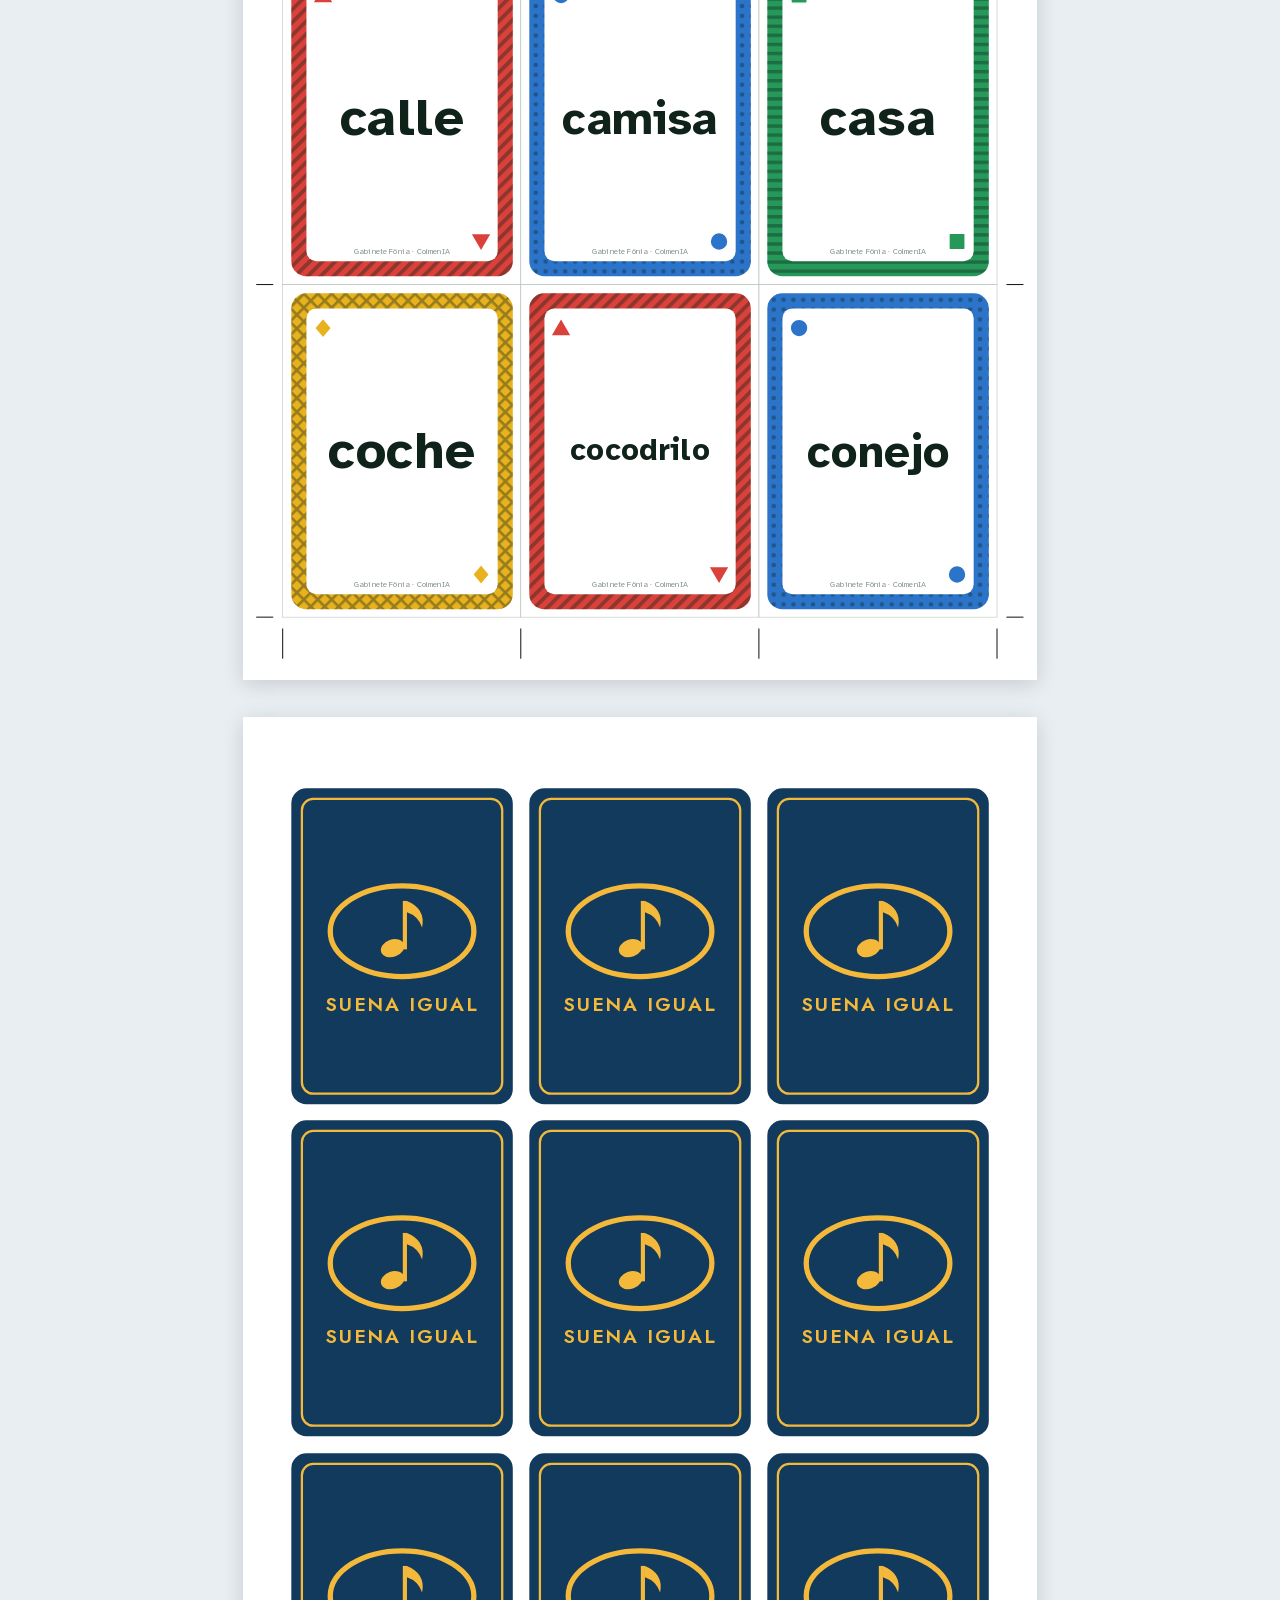
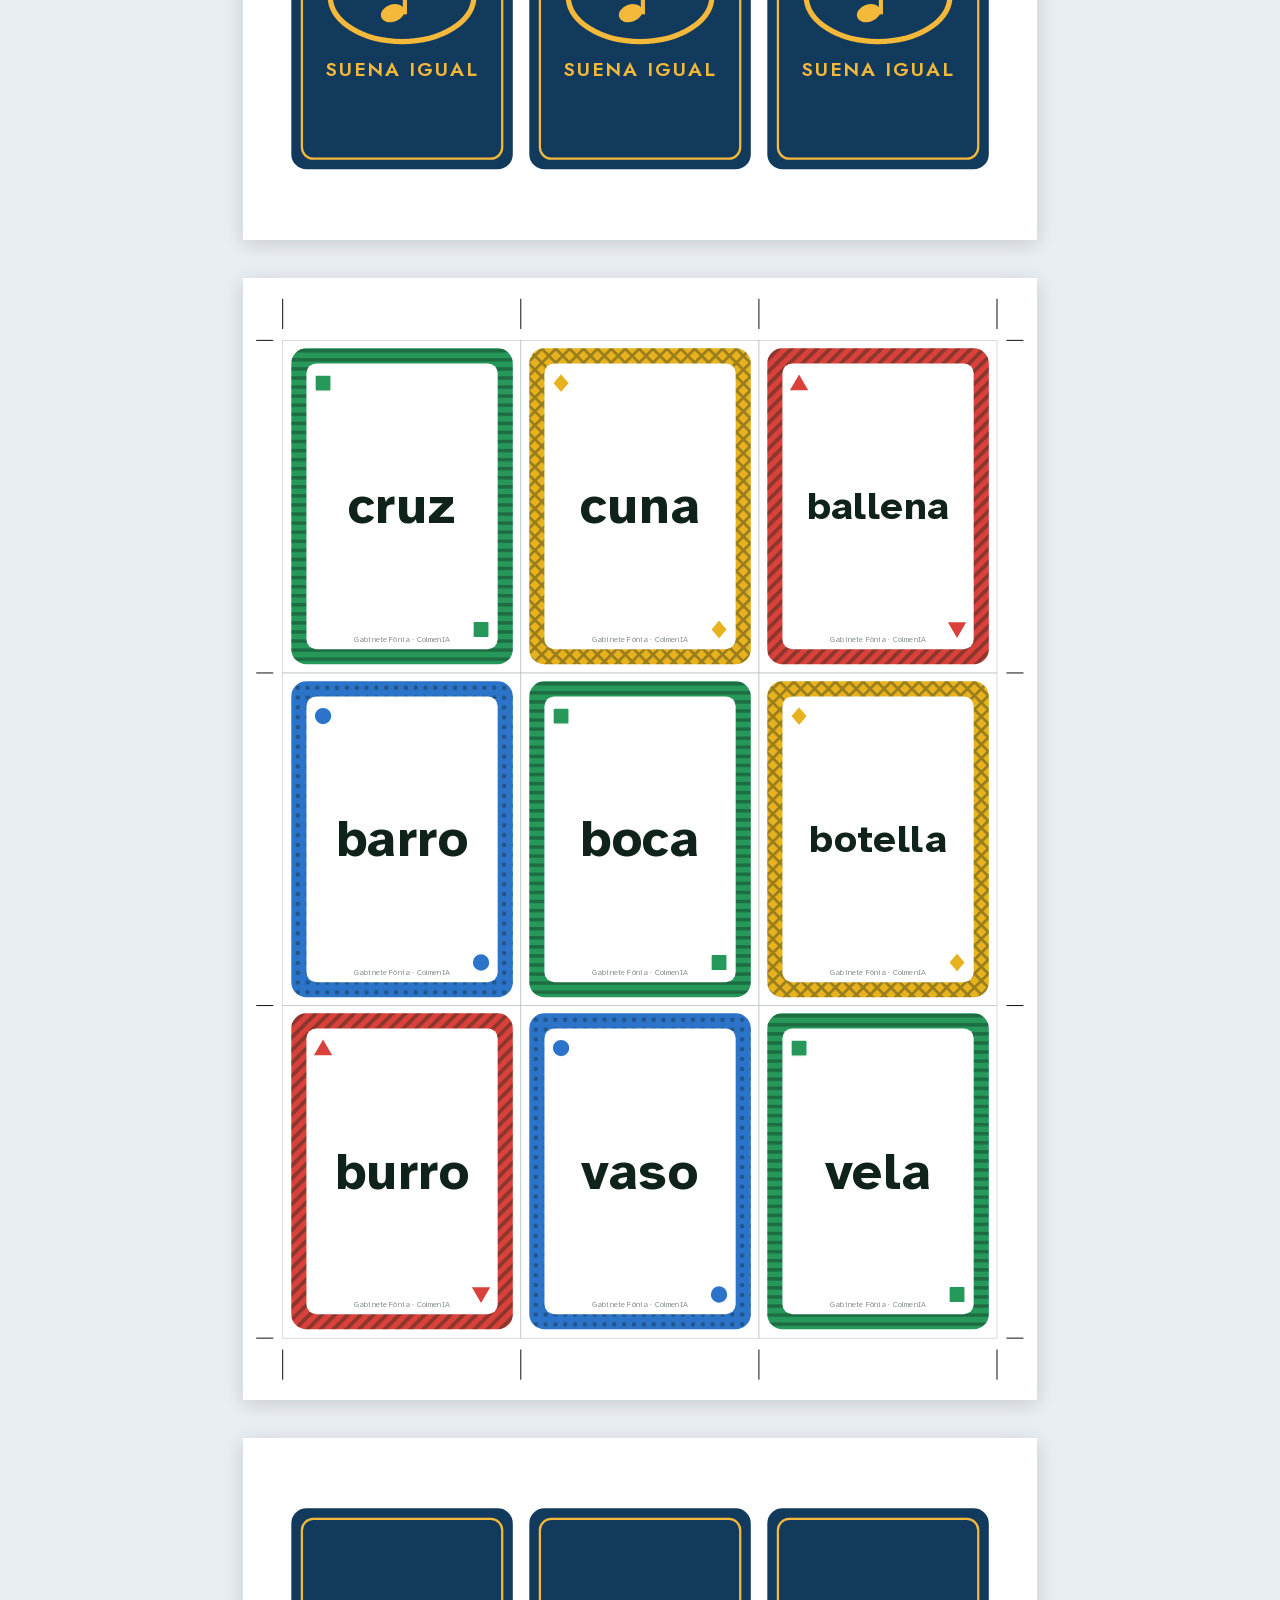
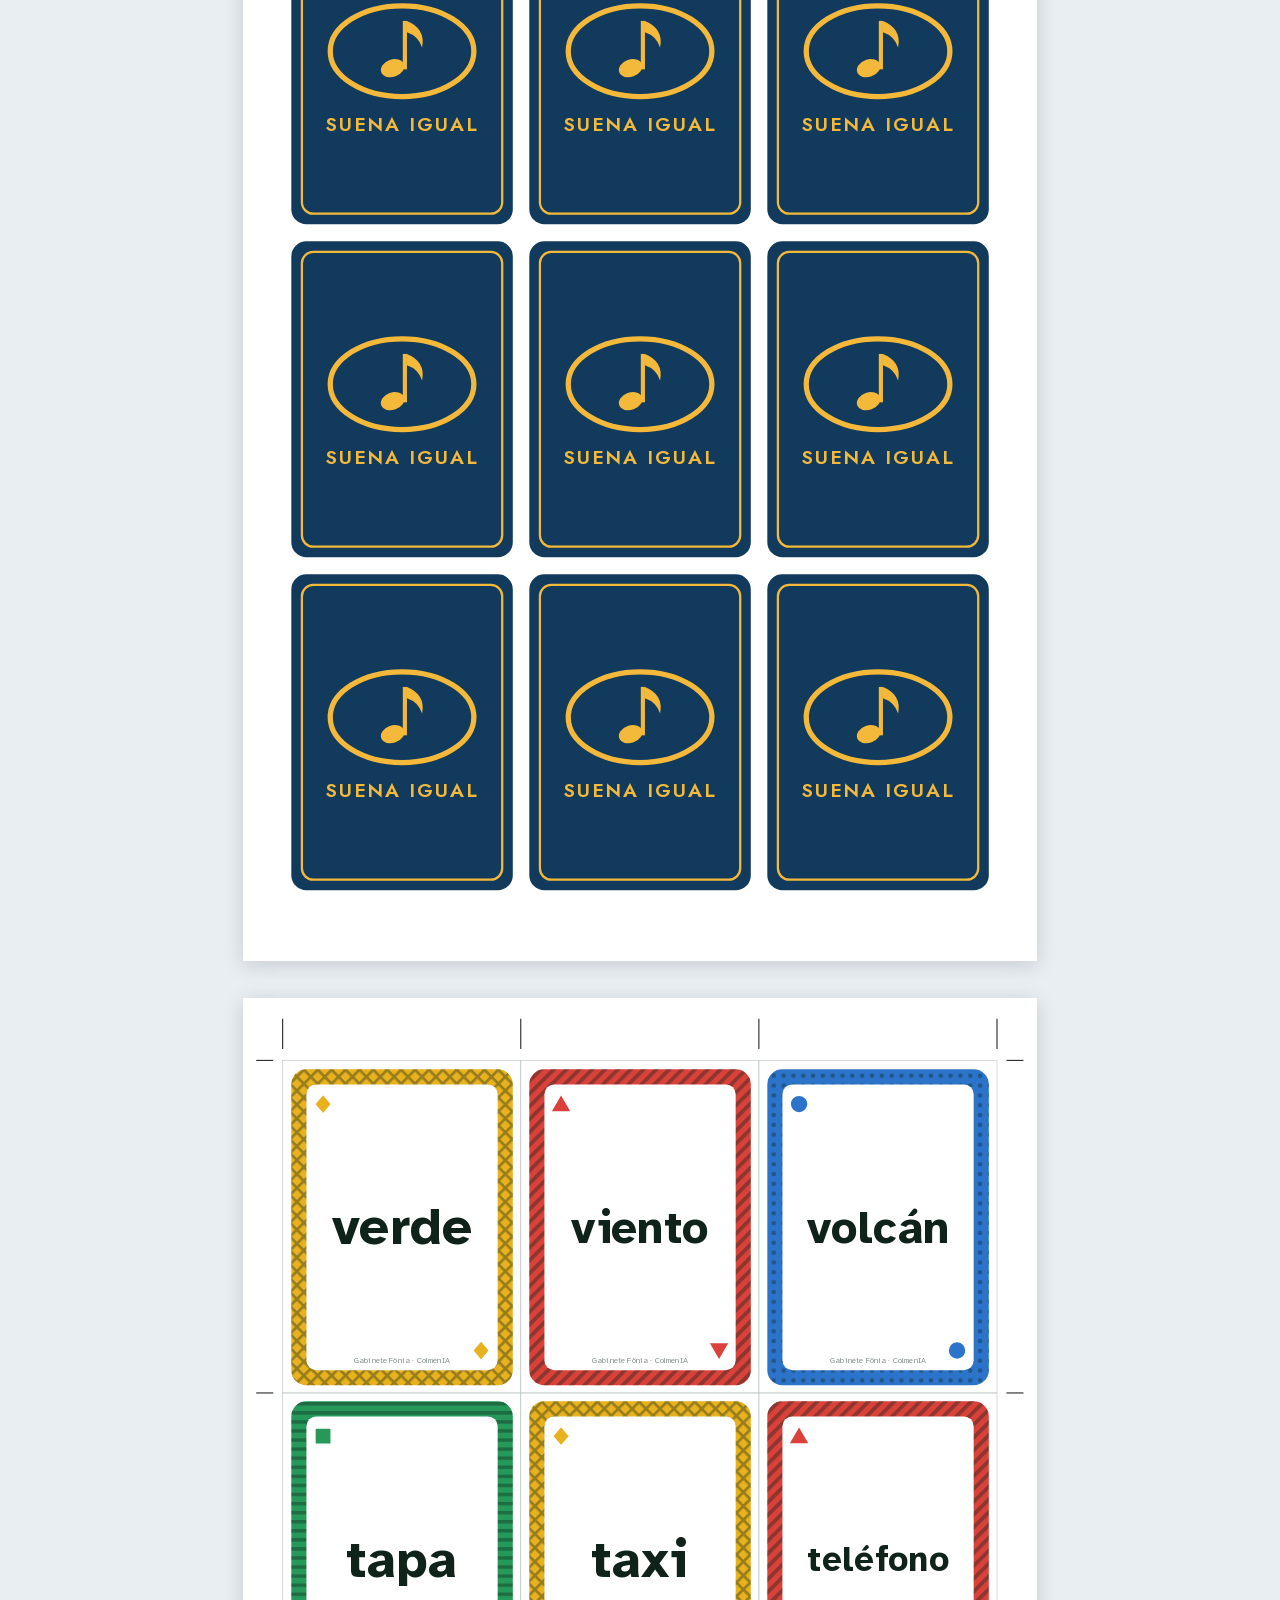
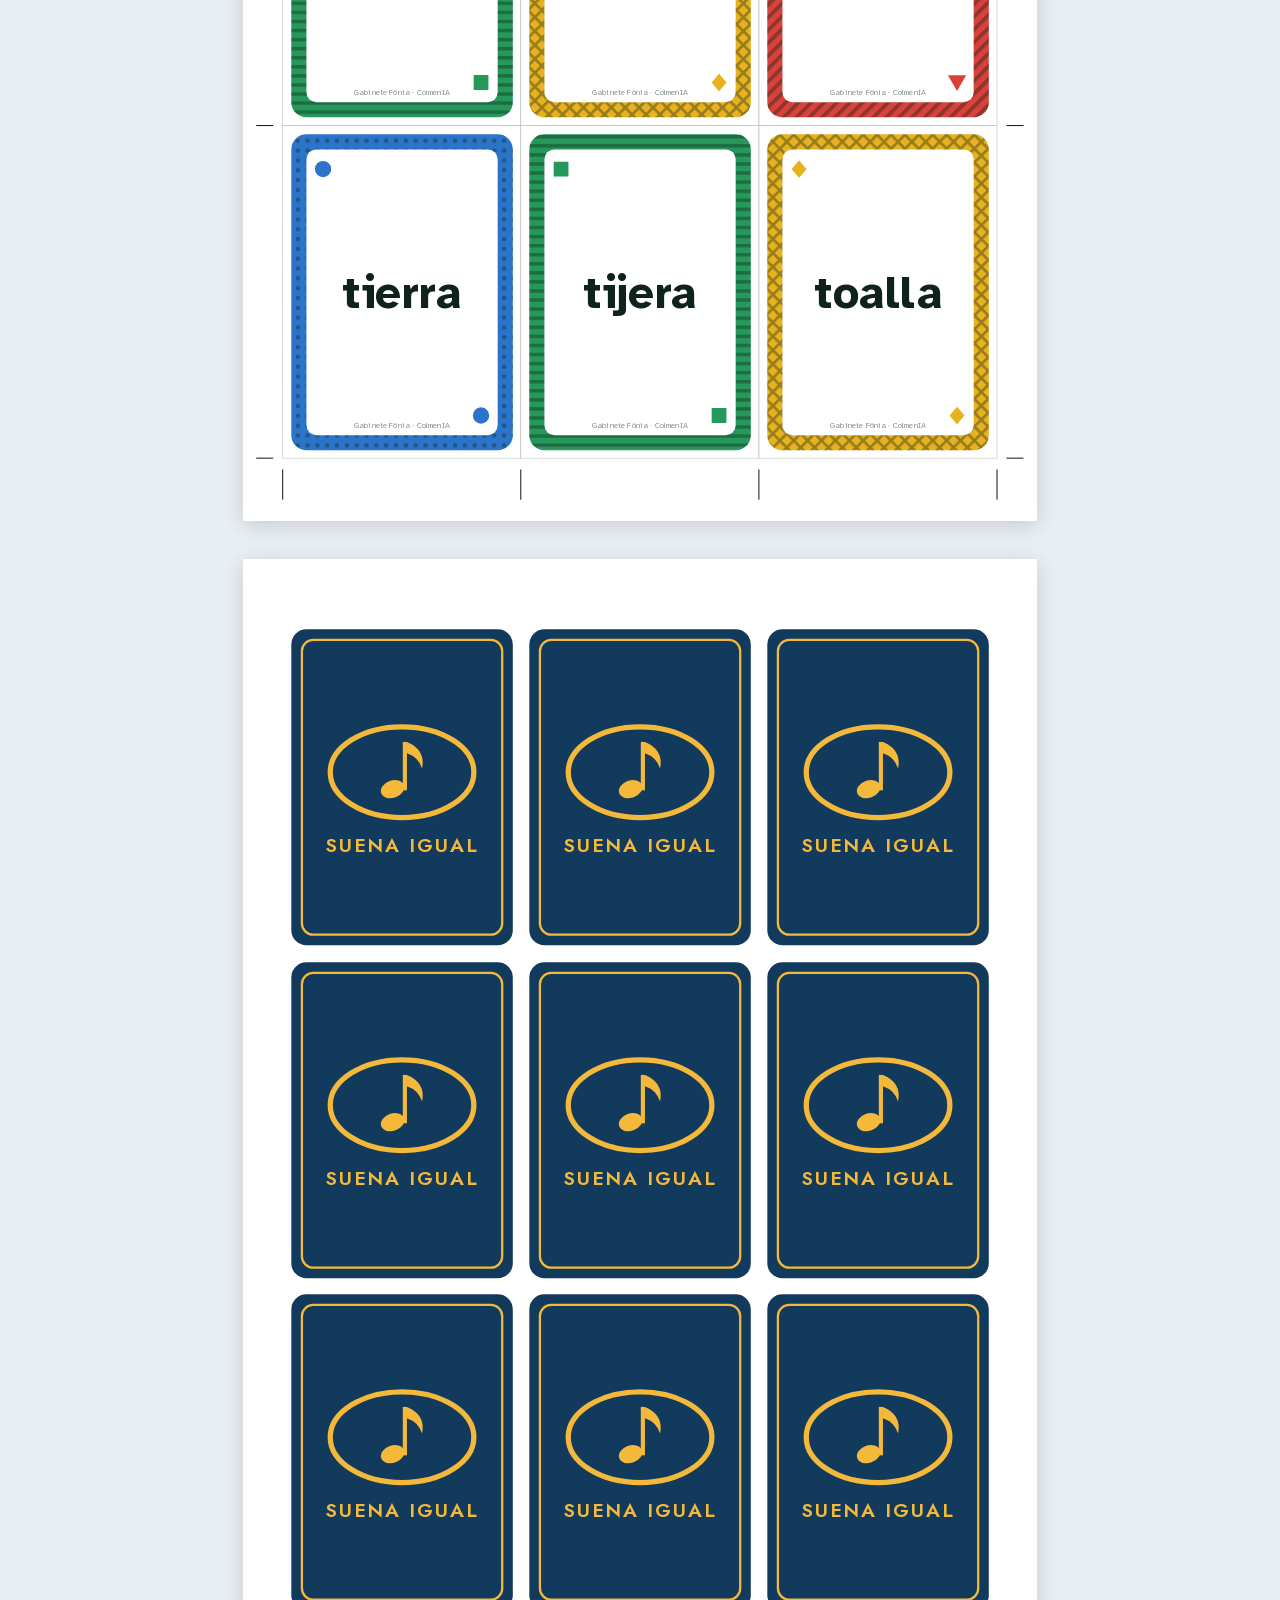
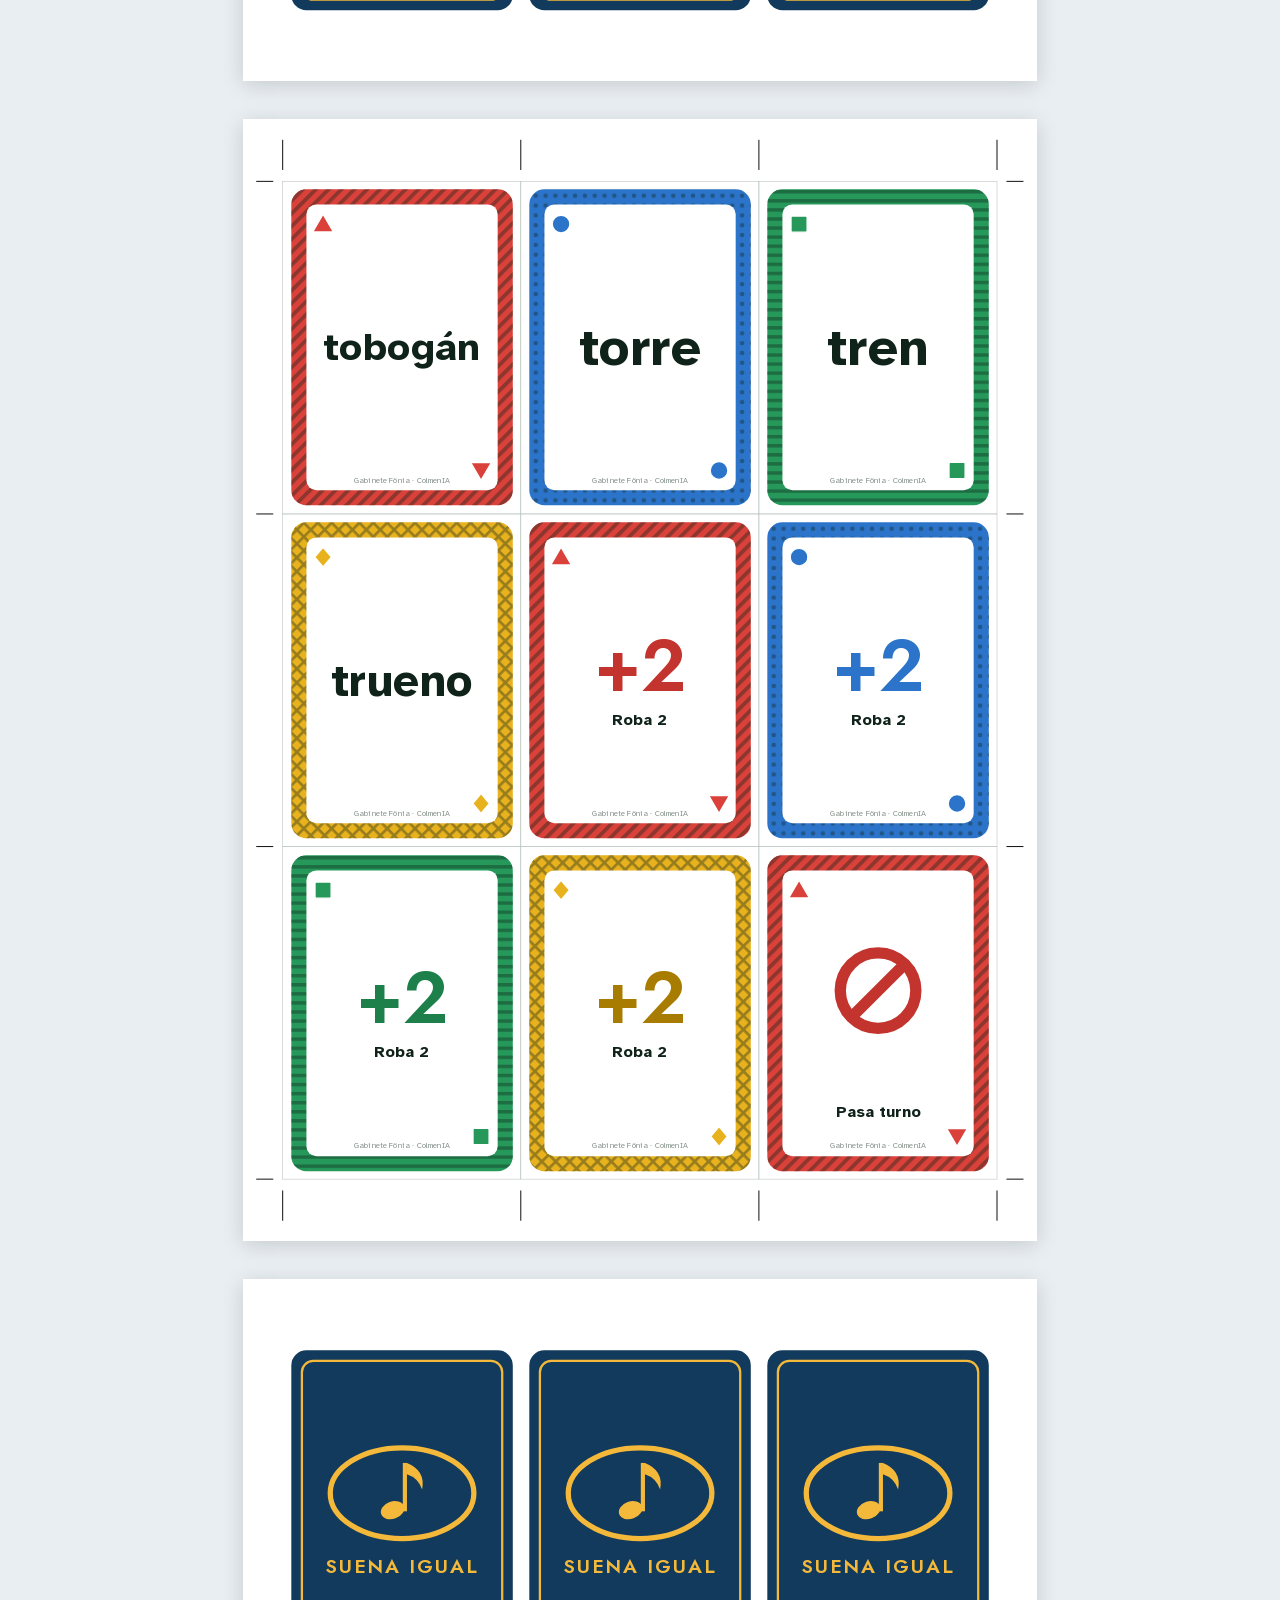
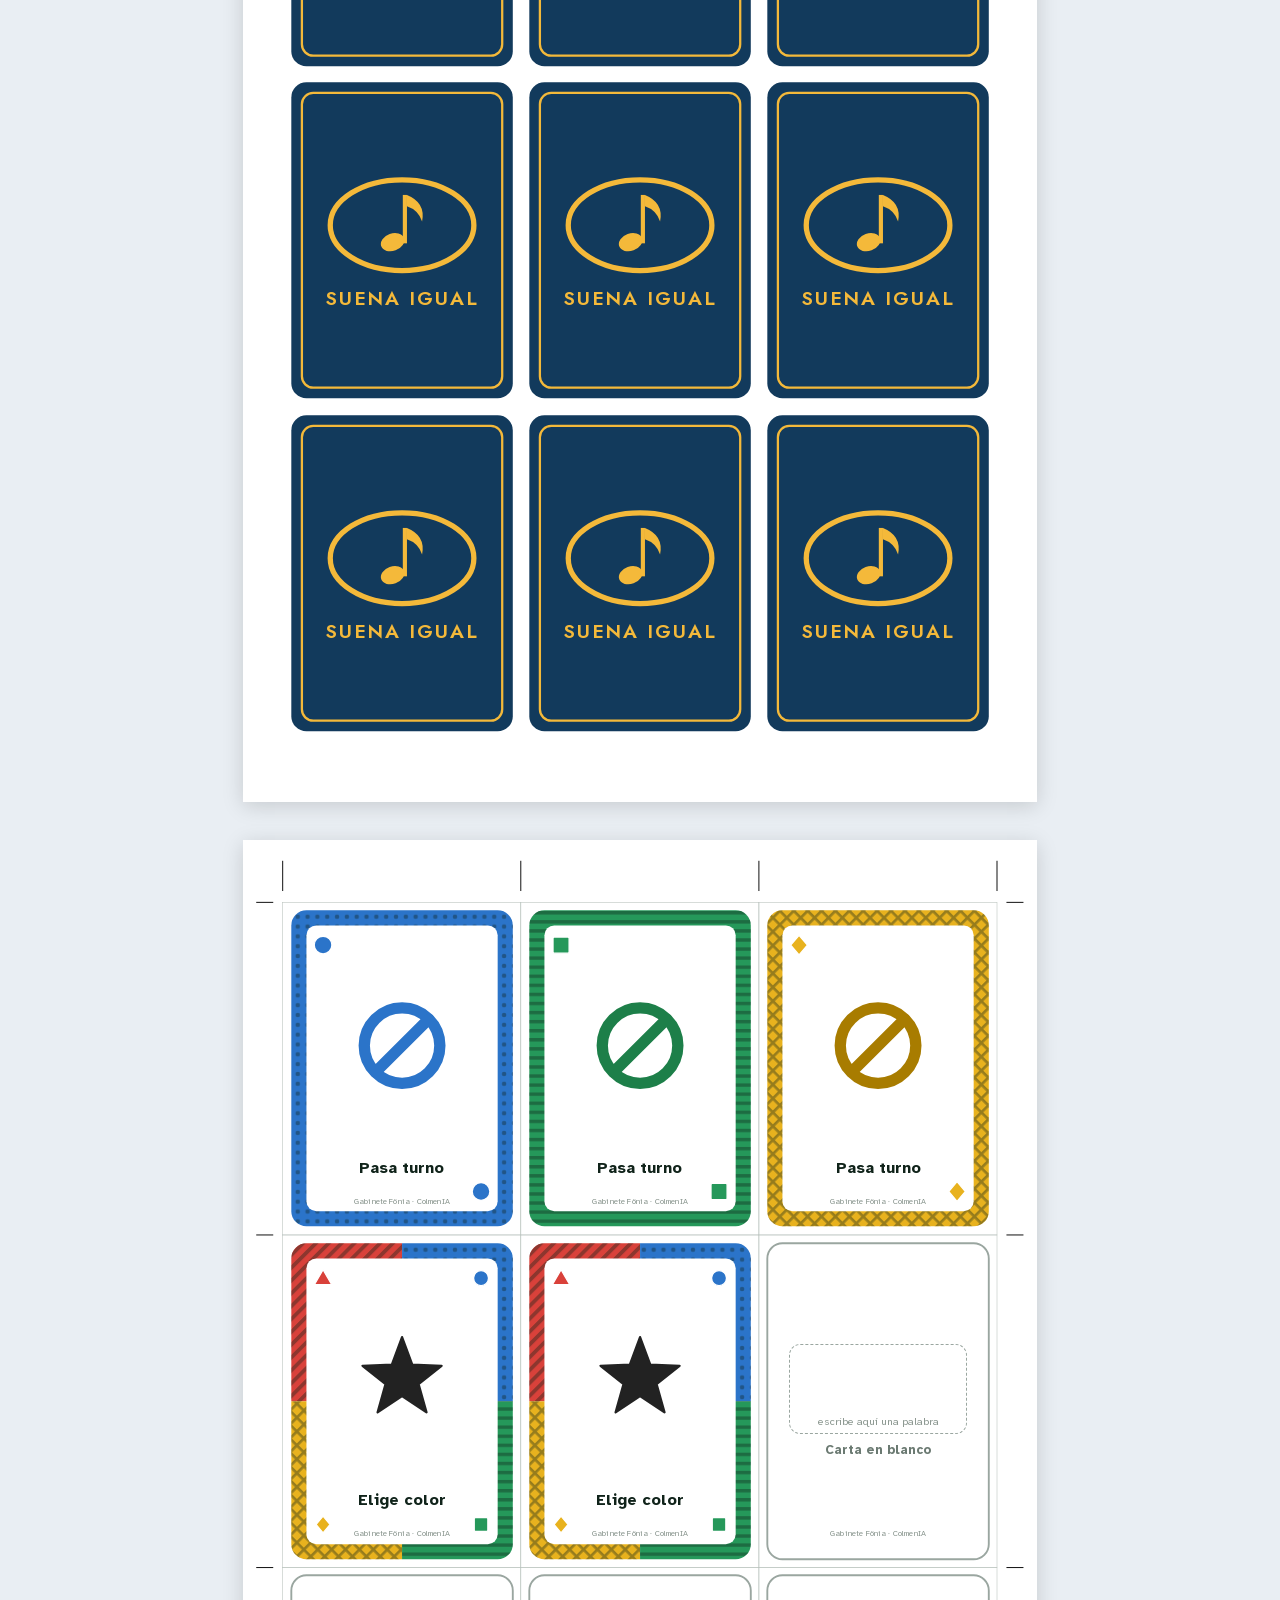
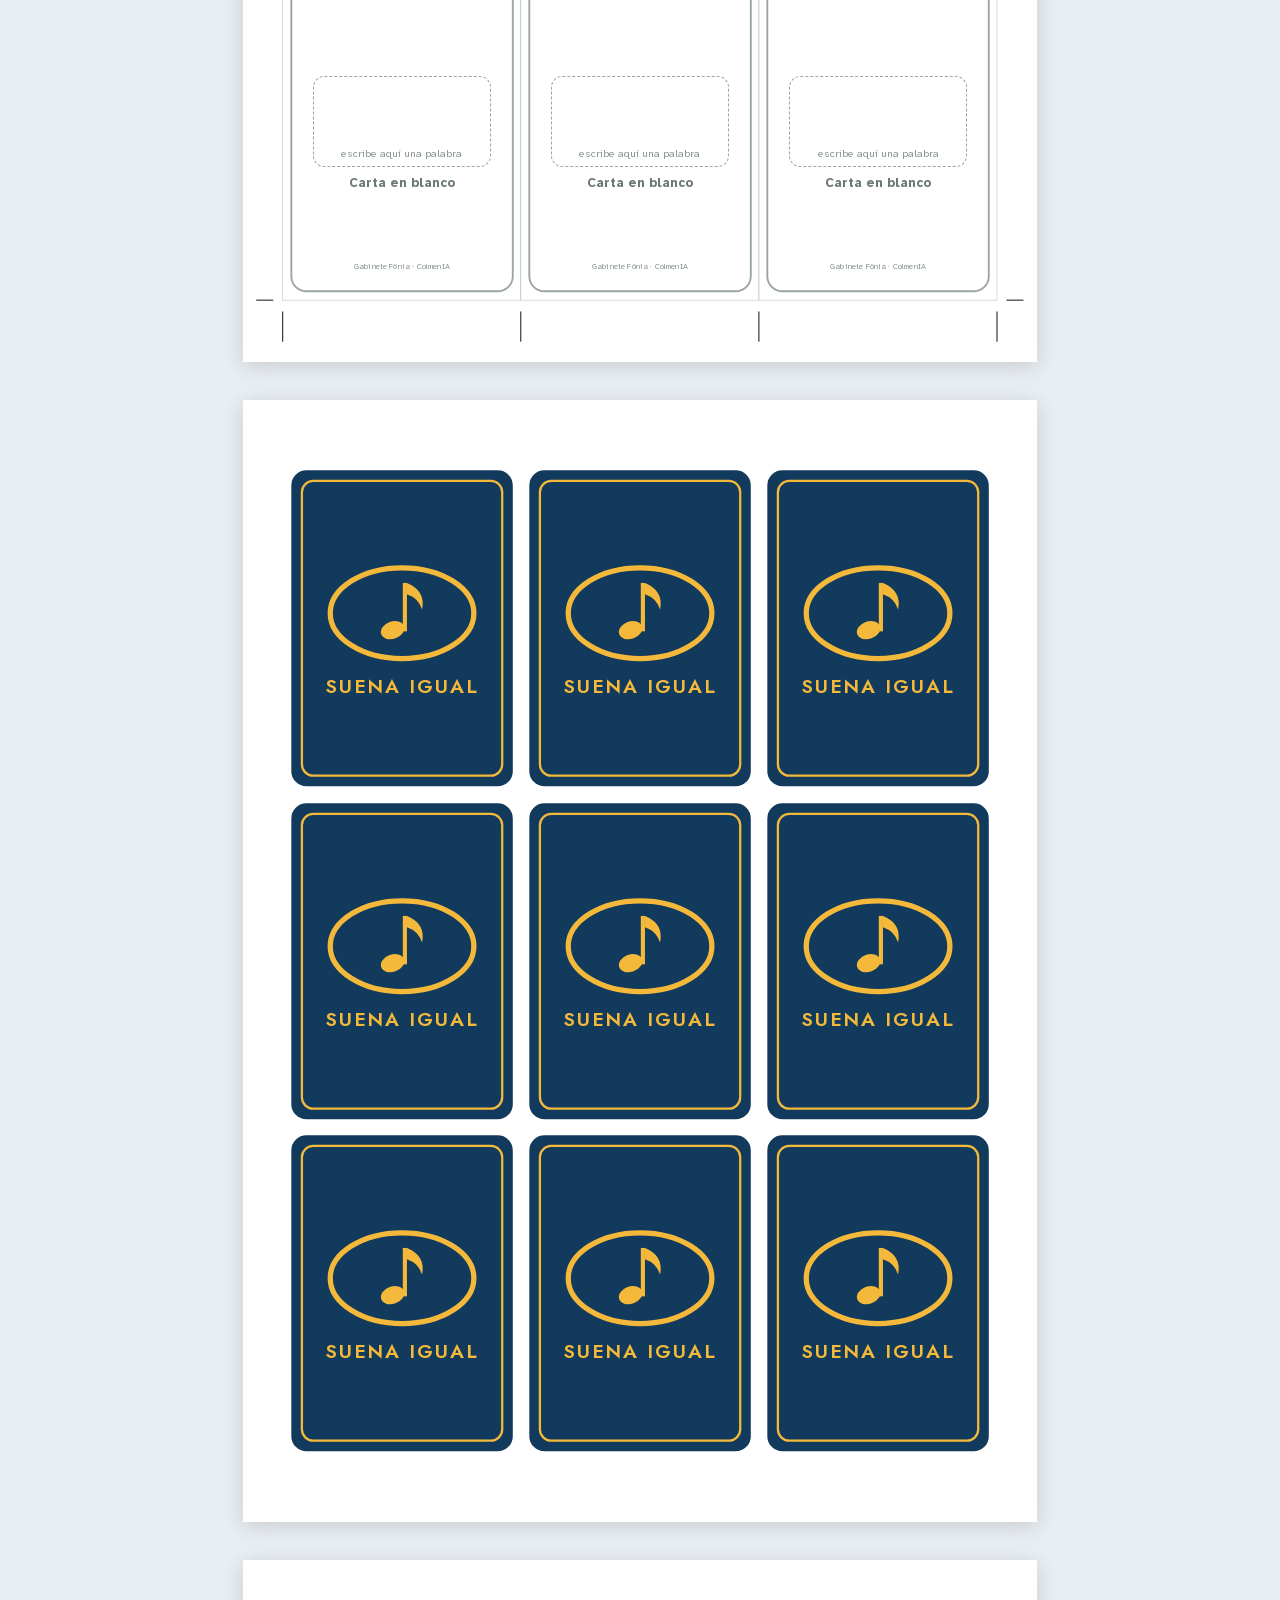
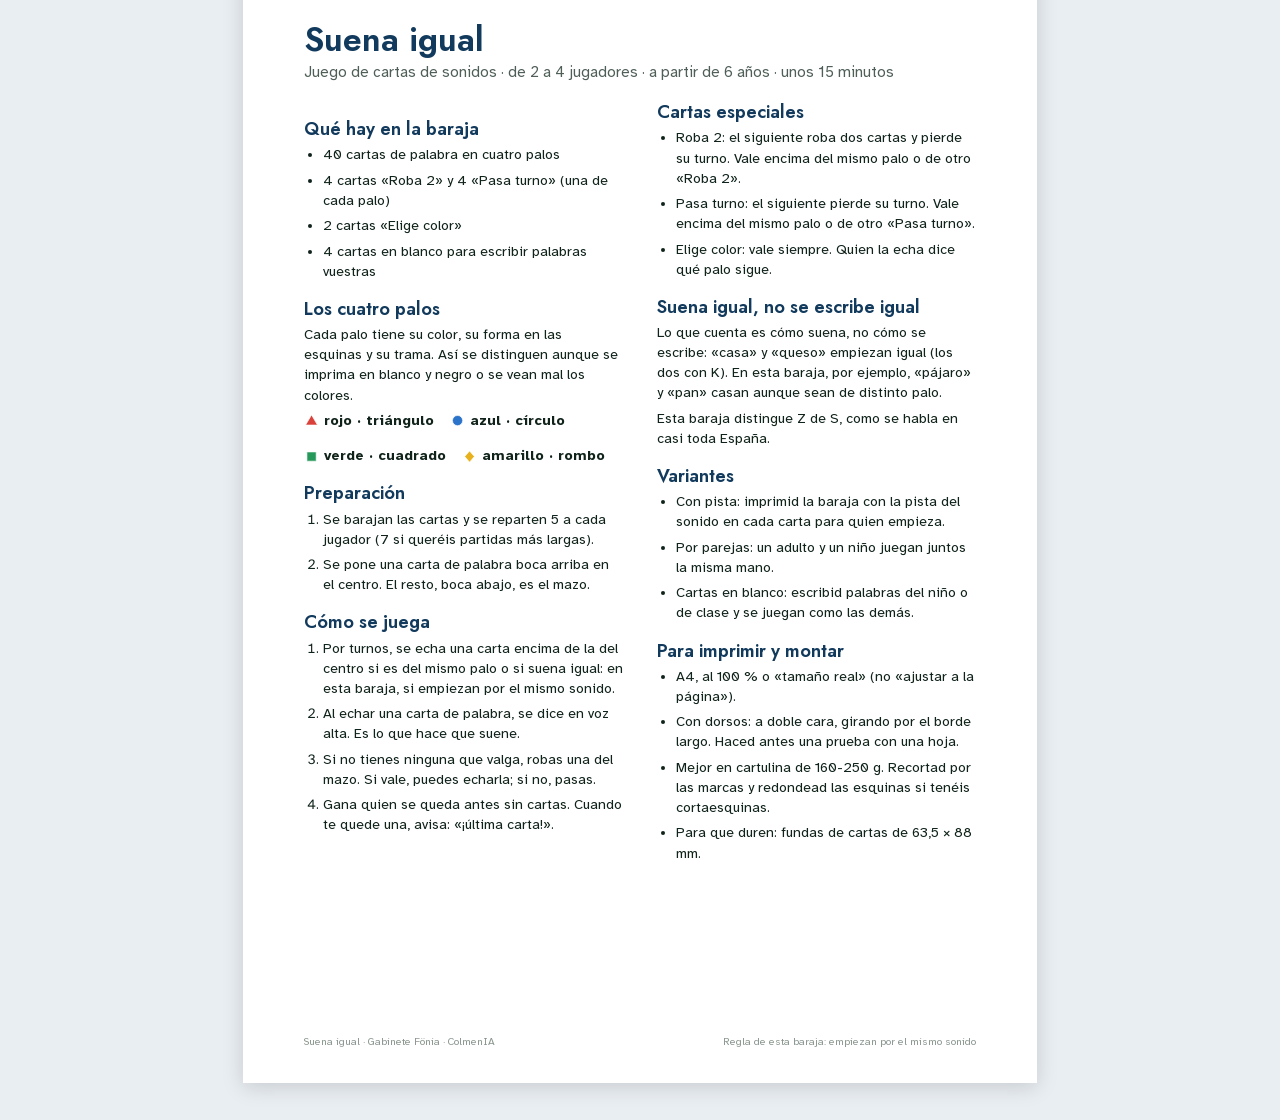
<file: imprimir.html>
<!doctype html>
<html lang="es">
<head>
<meta charset="utf-8">
<meta name="viewport" content="width=device-width, initial-scale=1">
<title>Imprimir la baraja · Suena igual</title>
<link rel="stylesheet" href="fuentes/fuentes.css?v=10191500">
<style>
/* ==========================================================================
   SUENA IGUAL · baraja para imprimir (19/10/2026, petición de una maestra de AL vía José)
   - La baraja COMPLETA de la regla elegida, siempre la misma (no una muestra al azar):
     4 sonidos × 10 cartas (pares mínimos: 2 × 18), 4 «Roba 2», 4 «Pasa turno», 2 «Elige color»
     y cartas en blanco hasta completar la hoja. Con el ajuste de seseo, como en el juego.
   - Tamaño de baraja (63 × 88 mm), 9 por A4, centradas y con marcas de corte, para que el dorso
     case al imprimir a doble cara. Texto y formas en vector.
   - Cada palo tiene forma y trama propias (▲ rayas, ● puntos, ■ líneas, ◆ cuadrícula): se distinguen
     en blanco y negro y sin ver los colores. Versión de ahorro de tinta.
   - Hoja de reglas de una página para la caja.
   ========================================================================== */
:root{--tinta:#10231A;--marino:#123A5C;--oro:#F4B93A}
*{box-sizing:border-box}
body{margin:0;font-family:'Atkinson Hyperlegible',system-ui,sans-serif;color:var(--tinta);background:#e9eef3;-webkit-print-color-adjust:exact;print-color-adjust:exact}
.barra{position:sticky;top:0;z-index:5;background:var(--marino);color:#fff;padding:10px 14px}
.barra h1{margin:0 0 6px;font:600 19px/1.2 'Jost',system-ui,sans-serif}
.ops{display:flex;flex-wrap:wrap;gap:6px 14px;align-items:center;font-size:15px}
.ops label{display:inline-flex;align-items:center;gap:6px;white-space:nowrap}
.ops select{font:inherit;border-radius:8px;border:0;padding:4px 6px}
.botones{margin-top:8px;display:flex;flex-wrap:wrap;gap:8px}
.botones button,.botones a{font:inherit;font-weight:700;border:0;border-radius:12px;padding:9px 14px;background:var(--oro);color:var(--tinta);text-decoration:none;cursor:pointer}
.botones a{background:#fff}
.botones a.pdf{background:var(--oro);font-size:19px;padding:13px 20px;box-shadow:0 4px 0 #C98F1A}
.botones button{font-size:19px;padding:13px 20px;box-shadow:0 4px 0 #C98F1A}
.botones a.pdf.off{opacity:.45;pointer-events:none}
.instr{max-width:800px;margin:12px auto;padding:0 14px;font-size:15.5px;line-height:1.5}
.instr b{font-weight:700}
.instr ul{margin:6px 0;padding-left:20px}
/* hoja A4 y rejilla: 3 × 63 = 189 mm de ancho y 3 × 88 = 264 mm de alto, centradas (10,5 y 16,5 mm) */
.hoja{position:relative;width:210mm;height:297mm;margin:10mm auto;background:#fff;box-shadow:0 4px 20px rgba(0,0,0,.15);overflow:hidden;page-break-after:always;break-after:page}
.hoja>svg.marcas{position:absolute;left:0;top:0;width:210mm;height:297mm}
.carta{position:absolute;width:63mm;height:88mm;overflow:hidden}
.carta>svg{position:absolute;left:0;top:0;width:63mm;height:88mm}
.carta .txt{position:absolute;left:8mm;right:8mm;top:15mm;bottom:15mm;display:flex;flex-direction:column;align-items:center;justify-content:center;text-align:center}
.carta .pal{font-weight:700;line-height:1.02;letter-spacing:.01em;overflow-wrap:anywhere}
.carta .pista{margin-top:2.5mm;font-size:3.6mm;font-weight:700;color:#4f5f57;border-top:.3mm solid #c9d2cc;padding-top:1.5mm}
.carta .esp{font:600 19mm/1 'Jost',system-ui,sans-serif}
.carta .lab{margin-top:2mm;font-size:4.2mm;font-weight:700}
.carta .pie{position:absolute;left:0;right:0;bottom:7.6mm;text-align:center;font-size:2.1mm;color:#8a968f;letter-spacing:.02em}
.carta .blanco{width:100%;height:24mm;border:.35mm dashed #9aa6a0;border-radius:3mm;display:flex;align-items:flex-end;justify-content:center;padding-bottom:1.5mm;font-size:2.8mm;color:#8a968f}
/* hoja de reglas */
.reglas{padding:16mm 16mm 14mm;font-size:3.75mm;line-height:1.42}
.reglas h2{font:600 9mm/1.1 'Jost',system-ui,sans-serif;margin:0 0 1mm;color:var(--marino)}
.reglas .sub{font-size:4mm;color:#4f5f57;margin:0 0 5mm}
.reglas h3{font:600 4.8mm/1.2 'Jost',system-ui,sans-serif;margin:4.5mm 0 1.2mm;color:var(--marino)}
.reglas p,.reglas li{margin:0 0 1.4mm}
.reglas ul,.reglas ol{margin:0;padding-left:5mm}
.reglas .cols{columns:2;column-gap:9mm}
.reglas .cols>div{break-inside:avoid}
.reglas .palos{display:flex;gap:4mm;flex-wrap:wrap;margin:1mm 0}
.reglas .palos span{display:inline-flex;align-items:center;gap:1.5mm;font-weight:700}
.reglas .firma{position:absolute;left:16mm;right:16mm;bottom:9mm;font-size:2.8mm;color:#8a968f;display:flex;justify-content:space-between}
@media print{
  body{background:#fff}
  .barra,.instr{display:none}
  .hoja{margin:0;box-shadow:none}
  @page{size:A4 portrait;margin:0}
}
</style>
</head>
<body>
<div class="barra">
  <h1>Suena igual · baraja para imprimir</h1>
  <div class="ops">
    <label>Regla <select id="oRegla"><option value="inicio">Sonido del principio</option><option value="final">Sonido del final</option><option value="silabas">Número de sílabas</option><option value="silini">Sílaba del principio</option><option value="silfin">Sílaba del final</option><option value="campo">Familias de palabras</option><option value="par">Pares que se confunden</option></select></label>
    <label id="lPar">Par <select id="oPar"></select></label>
    <label>Pronunciación <select id="oPron"><option value="es">Z distinta de S (España)</option><option value="seseo">Seseo (S y Z suenan igual)</option></select></label>
    <label>Tinta <select id="oTinta"><option value="color">A color</option><option value="ahorro">Ahorro de tinta</option></select></label>
    <label><input type="checkbox" id="oPista"> Pista del sonido</label>
    <label><input type="checkbox" id="oDorso" checked> Dorsos (doble cara)</label>
    <label><input type="checkbox" id="oLinea" checked> Línea fina de corte</label>
    <label><input type="checkbox" id="oReglas" checked> Hoja de reglas</label>
  </div>
  <div class="botones"><a href="#" id="bPdf" class="pdf" download>⬇ Descargar el PDF de esta baraja</a><button type="button" onclick="window.print()">🖨️ Imprimir desde aquí</button><a href="./" id="volver">← Volver al juego</a></div>
  <div id="notaPdf" style="font-size:13px;margin-top:6px;opacity:.9"></div>
</div>
<div class="instr" id="instr"></div>
<div id="hojas"></div>
<svg width="0" height="0" style="position:absolute" aria-hidden="true">
  <defs>
    <!-- tramas por palo: en color van en blanco sobre el color; en ahorro, en el color sobre blanco -->
    <pattern id="tr-rojo" width="2.4" height="2.4" patternUnits="userSpaceOnUse" patternTransform="rotate(45)"><rect width="1" height="2.4" fill="currentColor"/></pattern>
    <pattern id="tr-azul" width="2.6" height="2.6" patternUnits="userSpaceOnUse"><circle cx="1.3" cy="1.3" r=".6" fill="currentColor"/></pattern>
    <pattern id="tr-verde" width="2.4" height="2.4" patternUnits="userSpaceOnUse"><rect width="2.4" height=".9" fill="currentColor"/></pattern>
    <pattern id="tr-amarillo" width="2.6" height="2.6" patternUnits="userSpaceOnUse" patternTransform="rotate(45)"><rect width=".7" height="2.6" fill="currentColor"/><rect width="2.6" height=".7" fill="currentColor"/></pattern>
  </defs>
</svg>
<script src="banco.js?v=10191500"></script>
<script src="banco-silabas.js?v=11131500"></script>
<script src="banco-campos.js?v=11131500"></script>
<script src="fonetica.js?v=11131500"></script>
<script src="juego.js?v=11201200"></script>
<script>
(function () {
  'use strict';
  var S = window.__suena, O = S.OPC, F = window.Fonetica;
  var NS = 'http://www.w3.org/2000/svg';
  var COL = { rojo: '#D9413A', azul: '#2B74C9', verde: '#25985A', amarillo: '#E8B21E' };
  var TXT = { rojo: '#C2342D', azul: '#2B74C9', verde: '#1D7F49', amarillo: '#A87C00' };   /* tonos más oscuros para los símbolos grandes: se leen también en blanco y negro */
  var NOMBRE = { rojo: 'rojo', azul: 'azul', verde: 'verde', amarillo: 'amarillo' };
  var FORMA = { rojo: 'triángulo', azul: 'círculo', verde: 'cuadrado', amarillo: 'rombo' };
  var COLORES = ['rojo', 'azul', 'verde', 'amarillo'];
  var X0 = 10.5, Y0 = 16.5, W = 63, H = 88;          /* rejilla centrada en A4 (mm) */
  function $(i) { return document.getElementById(i); }
  function el(t, c, x) { var e = document.createElement(t); if (c) e.className = c; if (x != null) e.textContent = x; return e; }
  function sv(t, a) { var e = document.createElementNS(NS, t); for (var k in a) e.setAttribute(k, a[k]); return e; }
  function une(a, b) { var r = {}, k; for (k in a) r[k] = a[k]; for (k in b) r[k] = b[k]; return r; }

  /* ---------- opciones: las del enlace del juego, si las hay ---------- */
  var Pares = Object.keys(S.PARES);
  function pintaPares() {
    var s = $('oPar'), v = O.par; s.innerHTML = '';
    if (O.pron === 'seseo' && v === 'sz') v = 'rl';
    Pares.forEach(function (k) { if (O.pron === 'seseo' && k === 'sz') return; var o = el('option', null, F.corto(S.PARES[k][0]) + ' / ' + F.corto(S.PARES[k][1])); o.value = k; s.appendChild(o); });
    s.value = v;
  }
  $('oRegla').value = O.regla; $('oPron').value = O.pron; $('oPista').checked = !!O.pista; pintaPares();
  function lee() {
    O.regla = $('oRegla').value; O.par = $('oPar').value || O.par; O.pron = $('oPron').value; pintaPares(); O.par = $('oPar').value || 'rl';
    $('lPar').style.display = O.regla === 'par' ? '' : 'none';
  }

  /* ---------- la baraja completa, siempre igual para las mismas opciones ---------- */
  function baraja() {
    var gs = S.grupos(), porGrupo = O.regla === 'par' ? 18 : 10, cartas = [], k = 0;
    gs.forEach(function (g) {
      /* en orden alfabético y repartidas a intervalos regulares: ni todas cortas ni todas largas; siempre las mismas */
      var al = g[1].slice().sort(function (a, b) { return a[0].localeCompare(b[0], 'es'); }), pal = [], i;
      if (al.length <= porGrupo) pal = al; else for (i = 0; i < porGrupo; i++) pal.push(al[Math.floor(i * al.length / porGrupo)]);
      pal.forEach(function (p) { cartas.push({ tipo: 'palabra', w: p[0], n: p[1], son: g[0], color: COLORES[k++ % 4] }); });
    });
    var esp = [];
    COLORES.forEach(function (c) { esp.push({ tipo: 'roba2', color: c }); });
    COLORES.forEach(function (c) { esp.push({ tipo: 'pasa', color: c }); });
    esp.push({ tipo: 'comodin' }, { tipo: 'comodin' });
    var todas = cartas.concat(esp), blancas = (9 - todas.length % 9) % 9;
    for (var k = 0; k < blancas; k++) todas.push({ tipo: 'blanca' });
    return { todas: todas, palabras: cartas.length, grupos: gs.map(function (g) { return g[0]; }), blancas: blancas };
  }
  function pistaTexto(c) {
    if (O.regla === 'inicio') return 'empieza por ' + F.corto(c.son);
    if (O.regla === 'final') return 'acaba en ' + F.corto(c.son);
    return S.nombreClave(c.son);
  }

  /* ---------- dibujo de una carta (SVG para marco, tramas y formas; texto en HTML) ---------- */
  function forma(color, x, y, t, relleno) {
    var g = sv('g', { transform: 'translate(' + x + ' ' + y + ')' }), a = { fill: relleno, stroke: '#fff', 'stroke-width': .35 };
    if (color === 'rojo') g.appendChild(sv('path', une({ d: 'M0 -' + t + ' L' + (t * 1.05) + ' ' + (t * .8) + ' L-' + (t * 1.05) + ' ' + (t * .8) + 'Z' }, a)));
    else if (color === 'azul') g.appendChild(sv('circle', une({ r: t * .9 }, a)));
    else if (color === 'verde') g.appendChild(sv('rect', une({ x: -t * .82, y: -t * .82, width: t * 1.64, height: t * 1.64, rx: .3 }, a)));
    else g.appendChild(sv('path', une({ d: 'M0 -' + t + ' L' + (t * .85) + ' 0 L0 ' + t + ' L-' + (t * .85) + ' 0Z' }, a)));
    return g;
  }
  function marco(svg, color, ahorro) {
    var c = COL[color];
    /* banda de color con trama, y el centro en blanco */
    var banda = sv('g', { color: ahorro ? c : '#fff' });
    banda.appendChild(sv('rect', { x: 2.2, y: 2.2, width: W - 4.4, height: H - 4.4, rx: 4, fill: ahorro ? '#fff' : c, stroke: c, 'stroke-width': ahorro ? .6 : 0 }));
    banda.appendChild(sv('rect', { x: 2.2, y: 2.2, width: W - 4.4, height: H - 4.4, rx: 4, fill: 'url(#tr-' + color + ')', opacity: ahorro ? .55 : .38 }));
    svg.appendChild(banda);
    svg.appendChild(sv('rect', { x: 6.2, y: 6.2, width: W - 12.4, height: H - 12.4, rx: 2.6, fill: '#fff', stroke: ahorro ? c : 'none', 'stroke-width': .35 }));
    /* forma del palo en dos esquinas (la de abajo, girada) */
    var f1 = forma(color, 10.6, 11.4, 2.6, c), f2 = forma(color, W - 10.6, H - 11.4, 2.6, c);
    f2.setAttribute('transform', f2.getAttribute('transform') + ' rotate(180)');
    svg.appendChild(f1); svg.appendChild(f2);
  }
  var nClip = 0;
  function marcoComodin(svg, ahorro) {
    var cx = W / 2, cy = H / 2;
    var clip = sv('clipPath', { id: 'cl' + (++nClip) }); clip.appendChild(sv('rect', { x: 2.2, y: 2.2, width: W - 4.4, height: H - 4.4, rx: 4 })); svg.appendChild(clip);
    var g = sv('g', { 'clip-path': 'url(#' + clip.getAttribute('id') + ')' });
    [['rojo', 0, 0], ['azul', cx, 0], ['amarillo', 0, cy], ['verde', cx, cy]].forEach(function (q) {
      var gg = sv('g', { color: ahorro ? COL[q[0]] : '#fff' });
      gg.appendChild(sv('rect', { x: q[1], y: q[2], width: cx, height: cy, fill: ahorro ? '#fff' : COL[q[0]] }));
      gg.appendChild(sv('rect', { x: q[1], y: q[2], width: cx, height: cy, fill: 'url(#tr-' + q[0] + ')', opacity: ahorro ? .55 : .38 }));
      g.appendChild(gg);
    });
    svg.appendChild(g);
    svg.appendChild(sv('rect', { x: 2.2, y: 2.2, width: W - 4.4, height: H - 4.4, rx: 4, fill: 'none', stroke: '#222', 'stroke-width': ahorro ? .6 : 0 }));
    svg.appendChild(sv('rect', { x: 6.2, y: 6.2, width: W - 12.4, height: H - 12.4, rx: 2.6, fill: '#fff', stroke: ahorro ? '#222' : 'none', 'stroke-width': .35 }));
    svg.appendChild(forma('rojo', 10.6, 11.4, 2.2, COL.rojo)); svg.appendChild(forma('azul', W - 10.6, 11.4, 2.2, COL.azul));
    svg.appendChild(forma('amarillo', 10.6, H - 11.4, 2.2, COL.amarillo)); svg.appendChild(forma('verde', W - 10.6, H - 11.4, 2.2, COL.verde));
  }
  function iconoPasa(svg, color) {
    var c = TXT[color];
    svg.appendChild(sv('circle', { cx: W / 2, cy: 38, r: 10, fill: 'none', stroke: c, 'stroke-width': 3 }));
    svg.appendChild(sv('line', { x1: W / 2 - 7, y1: 45, x2: W / 2 + 7, y2: 31, stroke: c, 'stroke-width': 3, 'stroke-linecap': 'round' }));
  }
  function iconoEstrella(svg) {
    var p = [], cx = W / 2, cy = 38;
    for (var i = 0; i < 10; i++) { var r = i % 2 ? 4.6 : 11, a = Math.PI / 5 * i - Math.PI / 2; p.push((cx + r * Math.cos(a)).toFixed(2) + ',' + (cy + r * Math.sin(a)).toFixed(2)); }
    svg.appendChild(sv('polygon', { points: p.join(' '), fill: '#222', stroke: '#222', 'stroke-width': .6, 'stroke-linejoin': 'round' }));
  }
  function dorso(svg, ahorro) {
    var m = '#123A5C', cx = W / 2, cy = H / 2 - 4, o = ahorro ? m : '#F4B93A';
    svg.appendChild(sv('rect', { x: 2.2, y: 2.2, width: W - 4.4, height: H - 4.4, rx: 4, fill: ahorro ? '#fff' : m, stroke: m, 'stroke-width': ahorro ? .6 : 0 }));
    svg.appendChild(sv('rect', { x: 5, y: 5, width: W - 10, height: H - 10, rx: 3, fill: 'none', stroke: o, 'stroke-width': .6 }));
    svg.appendChild(sv('ellipse', { cx: cx, cy: cy, rx: 19, ry: 12, fill: 'none', stroke: o, 'stroke-width': 1.4 }));
    /* corchea: cabeza, plica y bandera */
    svg.appendChild(sv('ellipse', { cx: cx - 2.5, cy: cy + 4.5, rx: 3.2, ry: 2.3, fill: o, transform: 'rotate(-20 ' + (cx - 2.5) + ' ' + (cy + 4.5) + ')' }));
    svg.appendChild(sv('rect', { x: cx + .2, y: cy - 8, width: 1.1, height: 12.8, fill: o }));
    svg.appendChild(sv('path', { d: 'M' + (cx + 1.3) + ' ' + (cy - 8) + ' q5 2 4 7 q-1 -3 -4 -4z', fill: o }));
    var t = sv('text', { x: cx, y: cy + 21, 'text-anchor': 'middle', 'font-family': 'Jost, system-ui, sans-serif', 'font-weight': 600, 'font-size': 5.2, fill: o, 'letter-spacing': '.6' }); t.textContent = 'SUENA IGUAL'; svg.appendChild(t);
  }
  function tamPal(w) { return Math.round(Math.min(14, 44 / (w.length * 0.6)) * 10) / 10; }
  function carta(c, x, y, ahorro, pista, esDorso) {
    var d = el('div', 'carta' + (esDorso ? ' dorso' : '')); d.style.left = x + 'mm'; d.style.top = y + 'mm';
    var svg = sv('svg', { viewBox: '0 0 ' + W + ' ' + H, 'aria-hidden': 'true' }); d.appendChild(svg);
    if (esDorso) { dorso(svg, ahorro); return d; }
    var tx = el('div', 'txt');
    if (c.tipo === 'palabra') {
      marco(svg, c.color, ahorro);
      var p = el('div', 'pal', c.w); p.style.fontSize = tamPal(c.w) + 'mm'; tx.appendChild(p);
      if (pista) tx.appendChild(el('div', 'pista', pistaTexto(c)));
    } else if (c.tipo === 'roba2') {
      marco(svg, c.color, ahorro);
      var e = el('div', 'esp', '+2'); e.style.color = TXT[c.color]; tx.appendChild(e); tx.appendChild(el('div', 'lab', 'Roba 2'));
    } else if (c.tipo === 'pasa') {
      marco(svg, c.color, ahorro); iconoPasa(svg, c.color);
      tx.style.justifyContent = 'flex-end'; tx.appendChild(el('div', 'lab', 'Pasa turno'));
    } else if (c.tipo === 'comodin') {
      marcoComodin(svg, ahorro); iconoEstrella(svg);
      tx.style.justifyContent = 'flex-end'; tx.appendChild(el('div', 'lab', 'Elige color'));
    } else {
      svg.appendChild(sv('rect', { x: 2.2, y: 2.2, width: W - 4.4, height: H - 4.4, rx: 4, fill: '#fff', stroke: '#9aa6a0', 'stroke-width': .5 }));
      tx.appendChild(el('div', 'blanco', 'escribe aquí una palabra'));
      var lb = el('div', 'lab', 'Carta en blanco'); lb.style.color = '#6b7a72'; lb.style.fontSize = '3.4mm'; tx.appendChild(lb);
    }
    d.appendChild(tx);
    d.appendChild(el('div', 'pie', 'Gabinete Fönia · ColmenIA'));
    return d;
  }
  /* marcas de corte fuera de las cartas y, si se quiere, la línea fina de cada carta */
  function marcas(linea) {
    var s = sv('svg', { class: 'marcas', viewBox: '0 0 210 297', 'aria-hidden': 'true' });
    for (var i = 0; i <= 3; i++) {
      var x = X0 + i * W, y = Y0 + i * H;
      s.appendChild(sv('line', { x1: x, y1: Y0 - 11, x2: x, y2: Y0 - 3, stroke: '#000', 'stroke-width': .25 }));
      s.appendChild(sv('line', { x1: x, y1: Y0 + 3 * H + 3, x2: x, y2: Y0 + 3 * H + 11, stroke: '#000', 'stroke-width': .25 }));
      s.appendChild(sv('line', { x1: X0 - 7, y1: y, x2: X0 - 2.5, y2: y, stroke: '#000', 'stroke-width': .25 }));
      s.appendChild(sv('line', { x1: X0 + 3 * W + 2.5, y1: y, x2: X0 + 3 * W + 7, y2: y, stroke: '#000', 'stroke-width': .25 }));
    }
    if (linea) for (var r = 0; r < 3; r++) for (var c = 0; c < 3; c++) s.appendChild(sv('rect', { x: X0 + c * W, y: Y0 + r * H, width: W, height: H, fill: 'none', stroke: '#b9c2bd', 'stroke-width': .15 }));
    return s;
  }

  /* ---------- hoja de reglas ---------- */
  function reglaLarga() {
    if (O.regla === 'inicio') return 'empiezan por el mismo sonido';
    if (O.regla === 'final') return 'acaban en el mismo sonido';
    if (O.regla === 'silabas') return 'tienen el mismo número de sílabas';
    if (O.regla === 'silini') return 'empiezan por la misma sílaba';
    if (O.regla === 'silfin') return 'acaban en la misma sílaba';
    if (O.regla === 'campo') return 'son de la misma familia (' + O.campos.map(function (k) { return window.CAMPOS[k].n; }).join(', ') + ')';
    var p = S.PARES[O.par]; return 'las dos tienen ' + F.corto(p[0]) + ' o las dos tienen ' + F.corto(p[1]);
  }
  function hojaReglas(B) {
    var h = el('div', 'hoja reglas');
    h.appendChild(el('h2', null, 'Suena igual'));
    h.appendChild(el('p', 'sub', 'Juego de cartas de sonidos · de 2 a 4 jugadores · a partir de 6 años · unos 15 minutos'));
    var col = el('div', 'cols');
    function bloque(t, nodos) { var d = el('div'); d.appendChild(el('h3', null, t)); nodos.forEach(function (n) { d.appendChild(n); }); col.appendChild(d); }
    function lista(items, ord) { var u = el(ord ? 'ol' : 'ul'); items.forEach(function (x) { u.appendChild(el('li', null, x)); }); return u; }
    bloque('Qué hay en la baraja', [lista([B.palabras + ' cartas de palabra en cuatro palos', '4 cartas «Roba 2» y 4 «Pasa turno» (una de cada palo)', '2 cartas «Elige color»'].concat(B.blancas ? [B.blancas + ' cartas en blanco para escribir palabras vuestras'] : []))]);
    var palos = el('div', 'palos');
    COLORES.forEach(function (c) { var s = el('span'), mini = sv('svg', { viewBox: '-4 -4 8 8', width: '4mm', height: '4mm' }); mini.appendChild(forma(c, 0, 0, 3, COL[c])); s.appendChild(mini); s.appendChild(document.createTextNode(NOMBRE[c] + ' · ' + FORMA[c])); palos.appendChild(s); });
    bloque('Los cuatro palos', [el('p', null, 'Cada palo tiene su color, su forma en las esquinas y su trama. Así se distinguen aunque se imprima en blanco y negro o se vean mal los colores.'), palos]);
    bloque('Preparación', [lista(['Se barajan las cartas y se reparten 5 a cada jugador (7 si queréis partidas más largas).', 'Se pone una carta de palabra boca arriba en el centro. El resto, boca abajo, es el mazo.'], true)]);
    bloque('Cómo se juega', [lista(['Por turnos, se echa una carta encima de la del centro si es del mismo palo o si suena igual: en esta baraja, si ' + reglaLarga() + '.', 'Al echar una carta de palabra, se dice en voz alta. Es lo que hace que suene.', 'Si no tienes ninguna que valga, robas una del mazo. Si vale, puedes echarla; si no, pasas.', 'Gana quien se queda antes sin cartas. Cuando te quede una, avisa: «¡última carta!».'], true)]);
    bloque('Cartas especiales', [lista(['Roba 2: el siguiente roba dos cartas y pierde su turno. Vale encima del mismo palo o de otro «Roba 2».', 'Pasa turno: el siguiente pierde su turno. Vale encima del mismo palo o de otro «Pasa turno».', 'Elige color: vale siempre. Quien la echa dice qué palo sigue.'])]);
    var ej = B.todas.filter(function (c) { return c.tipo === 'palabra'; }), pareja = '';
    for (var i = 0; i < ej.length && !pareja; i++) for (var j = i + 1; j < ej.length; j++) if (ej[i].son === ej[j].son && ej[i].color !== ej[j].color) { pareja = '«' + ej[i].w + '» y «' + ej[j].w + '»'; break; }
    var sonido = O.regla === 'inicio' ? 'Lo que cuenta es cómo suena, no cómo se escribe: «casa» y «queso» empiezan igual (los dos con K). En esta baraja, por ejemplo, ' + pareja + ' casan aunque sean de distinto palo.'
      : O.regla === 'final' ? 'Lo que cuenta es cómo suena el final, no cómo se escribe. En esta baraja, por ejemplo, ' + pareja + ' casan aunque sean de distinto palo: acaban igual.'
      : O.regla === 'silini' ? 'Cuenta la primera sílaba que se oye: «pato» y «pala» empiezan por PA. En esta baraja, por ejemplo, ' + pareja + ' casan aunque sean de distinto palo.'
      : O.regla === 'silfin' ? 'Cuenta la última sílaba que se oye: «luna» y «cuna» acaban en NA. En esta baraja, por ejemplo, ' + pareja + ' casan aunque sean de distinto palo.'
      : O.regla === 'campo' ? 'Aquí no cuenta el sonido, sino qué es cada cosa: la manzana y el queso son comida. En esta baraja, por ejemplo, ' + pareja + ' casan aunque sean de distinto palo: son de la misma familia.'
      : O.regla === 'silabas' ? 'Se cuentan las sílabas que se oyen, dándolas con palmas: «ca-sa» y «pe-ro» tienen dos. En esta baraja, por ejemplo, ' + pareja + ' casan aunque sean de distinto palo: tienen las mismas sílabas.'
      : 'Cuenta el sonido que se oye, escrito como se escriba. En esta baraja, por ejemplo, ' + pareja + ' casan aunque sean de distinto palo: tienen el mismo sonido.';
    bloque(O.regla === 'campo' ? 'De la misma familia' : 'Suena igual, no se escribe igual', [el('p', null, sonido), el('p', null, O.regla === 'campo' ? 'Al echar la carta se dice la palabra y de qué familia es: «manzana, comida».' : O.pron === 'seseo' ? 'Esta baraja es para seseo: no lleva palabras con el sonido Z.' : 'Esta baraja distingue Z de S, como se habla en casi toda España.')]);
    bloque('Variantes', [lista(['Con pista: imprimid la baraja con la pista del sonido en cada carta para quien empieza.', 'Por parejas: un adulto y un niño juegan juntos la misma mano.', 'Cartas en blanco: escribid palabras del niño o de clase y se juegan como las demás.'])]);
    bloque('Para imprimir y montar', [lista(['A4, al 100 % o «tamaño real» (no «ajustar a la página»).', 'Con dorsos: a doble cara, girando por el borde largo. Haced antes una prueba con una hoja.', 'Mejor en cartulina de 160-250 g. Recortad por las marcas y redondead las esquinas si tenéis cortaesquinas.', 'Para que duren: fundas de cartas de 63,5 × 88 mm.'])]);
    h.appendChild(col);
    var f = el('div', 'firma'); f.appendChild(el('span', null, 'Suena igual · Gabinete Fönia · ColmenIA')); f.appendChild(el('span', null, 'Regla de esta baraja: ' + reglaLarga() + (O.pron === 'seseo' ? ' · seseo' : ''))); h.appendChild(f);
    return h;
  }

  /* ---------- montar las hojas ---------- */
  var pinta = function () {
    lee();
    var B = baraja(), ahorro = $('oTinta').value === 'ahorro', pista = $('oPista').checked, dor = $('oDorso').checked, linea = $('oLinea').checked, reg = $('oReglas').checked;
    var hs = $('hojas'); hs.innerHTML = '';
    var nh = Math.ceil(B.todas.length / 9);
    for (var k = 0; k < nh; k++) {
      var h = el('div', 'hoja'); h.appendChild(marcas(linea));
      B.todas.slice(k * 9, k * 9 + 9).forEach(function (c, i) { h.appendChild(carta(c, X0 + (i % 3) * W, Y0 + Math.floor(i / 3) * H, ahorro, pista, false)); });
      hs.appendChild(h);
      if (dor) {
        var hd = el('div', 'hoja');
        /* al dar la vuelta por el borde largo, la columna 1 cae detrás de la 3: se colocan en espejo */
        for (var i2 = 0; i2 < Math.min(9, B.todas.length - k * 9); i2++) hd.appendChild(carta(null, X0 + (2 - i2 % 3) * W, Y0 + Math.floor(i2 / 3) * H, ahorro, false, true));
        hs.appendChild(hd);
      }
    }
    if (reg) hs.appendChild(hojaReglas(B));
    var ins = $('instr'); ins.innerHTML = '';
    var p = el('p'); p.appendChild(el('b', null, 'Baraja completa: ')); p.appendChild(document.createTextNode(B.todas.length + ' cartas (' + B.palabras + ' de palabra, 10 especiales' + (B.blancas ? ', ' + B.blancas + ' en blanco' : '') + ') en ' + nh + ' hojas A4' + (dor ? ' a doble cara' : '') + (reg ? ', más la hoja de reglas' : '') + '. Sonidos: ' + B.grupos.map(function (g) { return O.regla === 'silabas' ? S.nombreClave(g) : F.corto(g); }).join(', ') + '.')); ins.appendChild(p);
    var u = el('ul');
    ['Imprimid al 100 % («tamaño real»), sin «ajustar a la página»: cada carta mide 63 × 88 mm, como una de baraja.', dor ? 'Doble cara, girando por el borde largo. Haced antes una prueba con la primera hoja: si el dorso no cae bien, imprimid las caras primero y los dorsos después dando la vuelta al papel.' : 'Sin dorsos: imprimid a una cara.', 'Para guardar en PDF, elegid «Guardar como PDF» en la ventana de imprimir y marcad «Gráficos de fondo» si aparece.'].forEach(function (t) { u.appendChild(el('li', null, t)); });
    ins.appendChild(u);
  };
  /* el PDF listo para imprimir de la baraja elegida (con dorsos y hoja de reglas; sin pista del sonido) */
  function enlacePdf() {
    var id = (O.regla === 'par' ? 'par-' + O.par : O.regla) + '-' + O.pron + '-' + ($('oTinta').value === 'ahorro' ? 'ahorro' : 'color');
    var a = $('bPdf'), nota = $('notaPdf'), pista = $('oPista').checked;
    a.href = 'pdf/suena-igual-' + id + '.pdf'; a.className = 'pdf' + (pista ? ' off' : '');
    nota.textContent = pista ? 'El PDF no lleva la pista del sonido: para esa versión, usad «Imprimir desde aquí».' : 'PDF A4 con las caras, los dorsos para doble cara y la hoja de reglas. Imprimidlo al 100 %.';
  }
  var pintaBase = pinta; pinta = function () { pintaBase(); enlacePdf(); };
  ['oRegla', 'oPar', 'oPron', 'oTinta', 'oPista', 'oDorso', 'oLinea', 'oReglas'].forEach(function (id) { $(id).onchange = pinta; });
  $('volver').href = './' + location.search;
  pinta();
  window.__imprimir = { baraja: baraja, pinta: pinta };
  try { if (localStorage.getItem('suena-no-contar') !== '1') new Image().src = 'https://abacus.jasoncameron.dev/hit/foniafonia-suena-lanz/suena_imprimir_abierta'; } catch (e) { }
})();
</script>
</body>
</html>
</file>
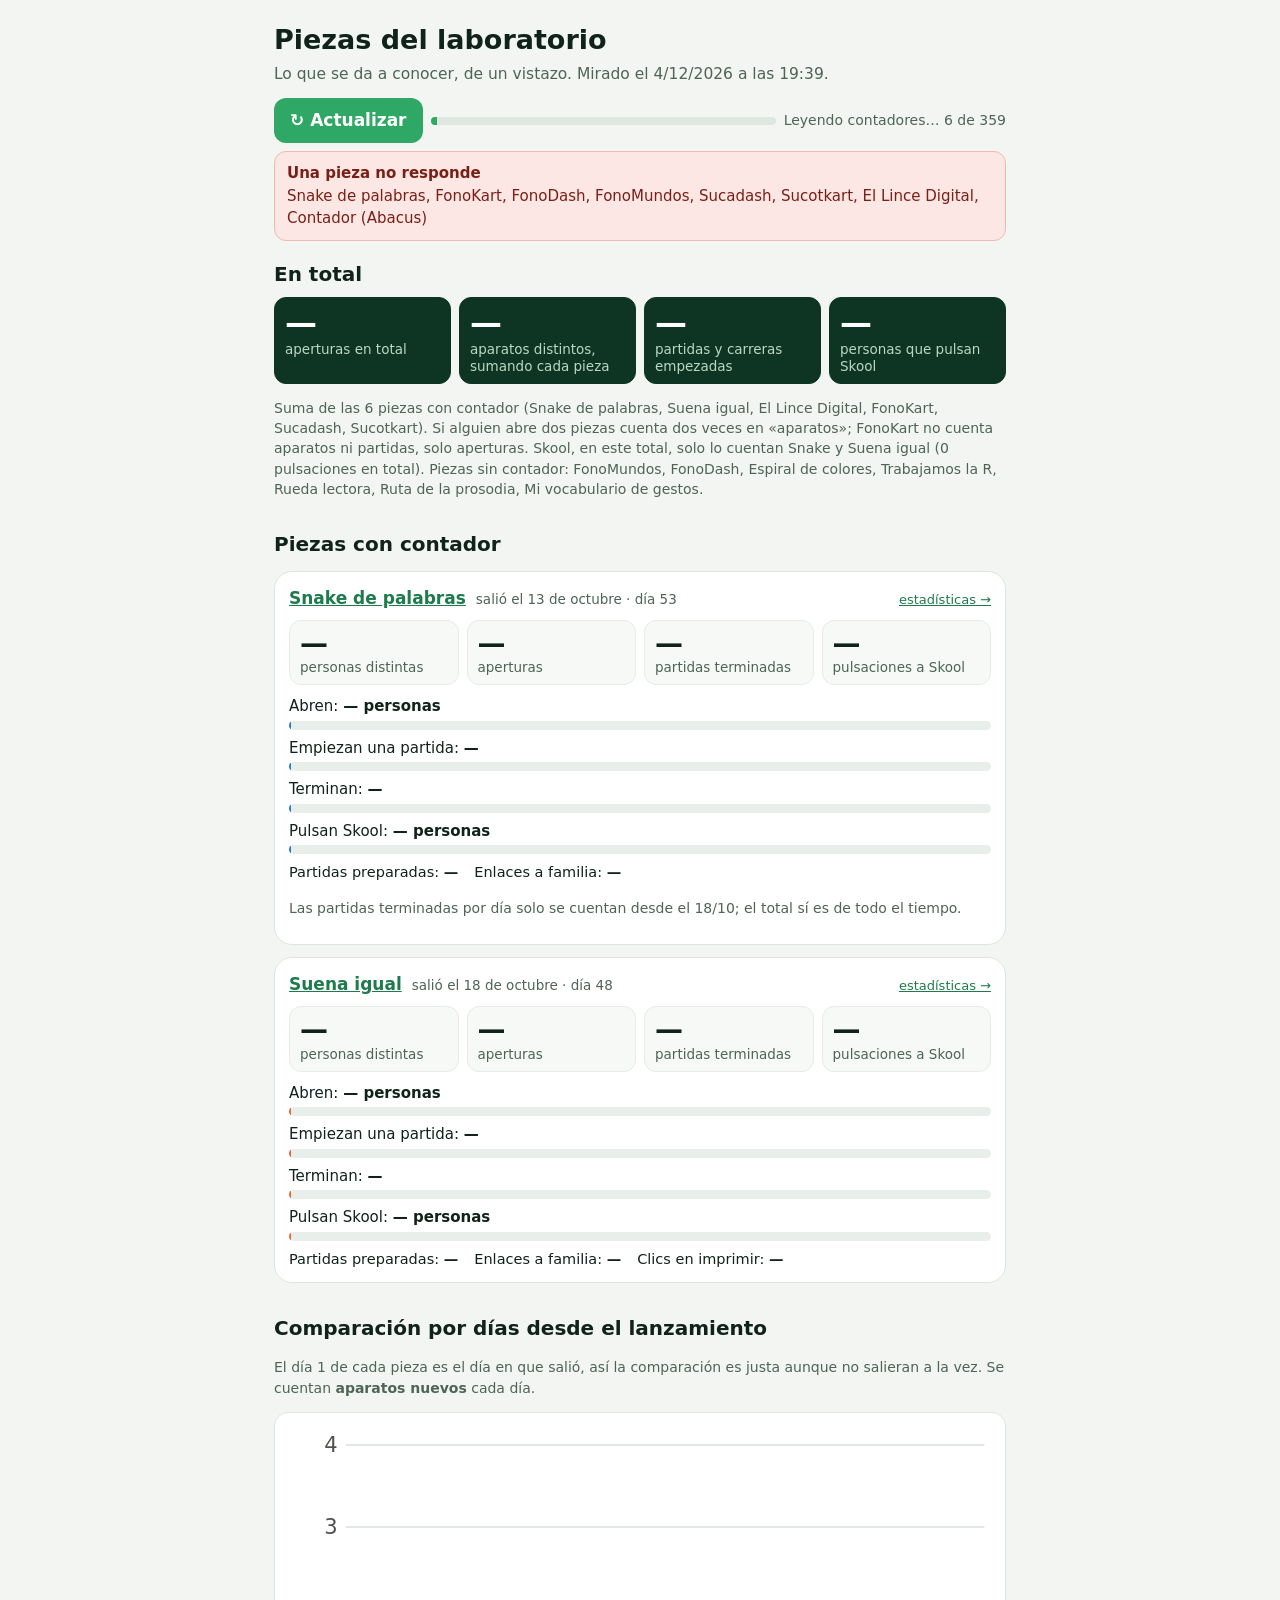
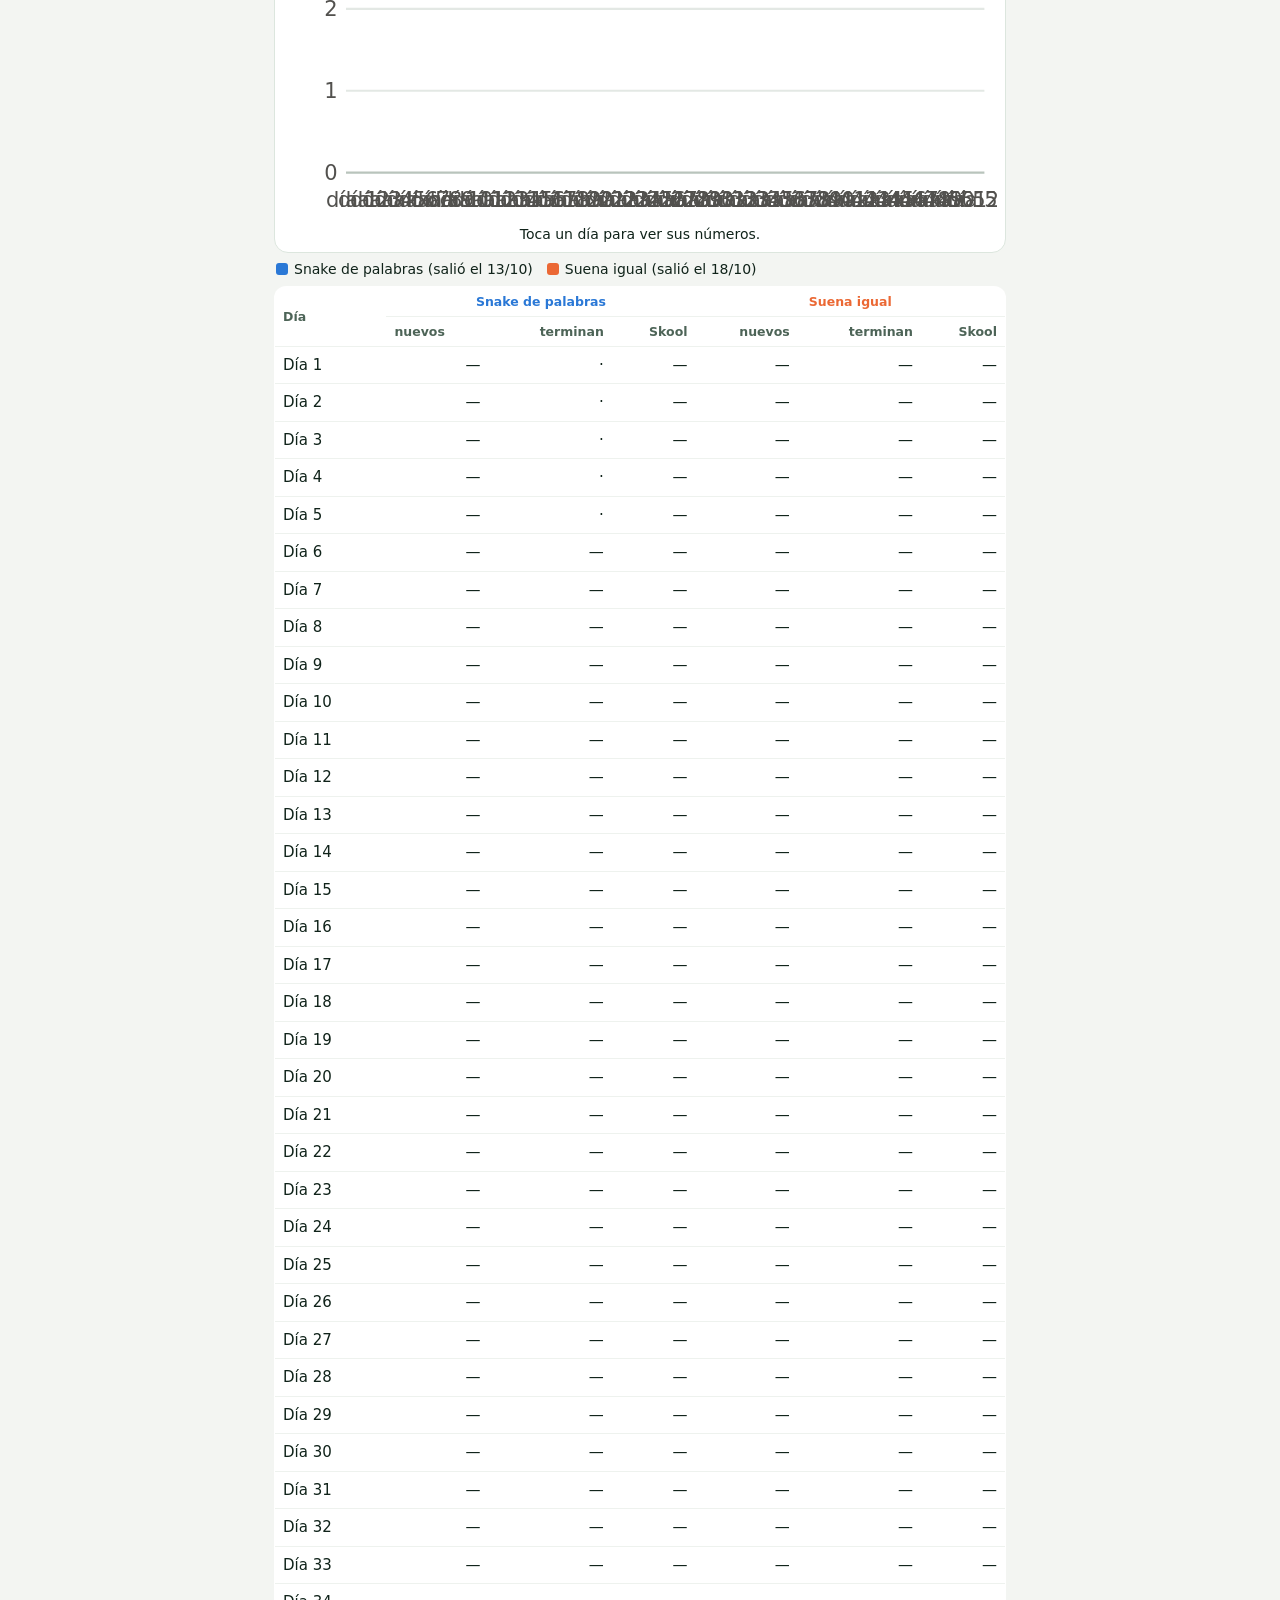
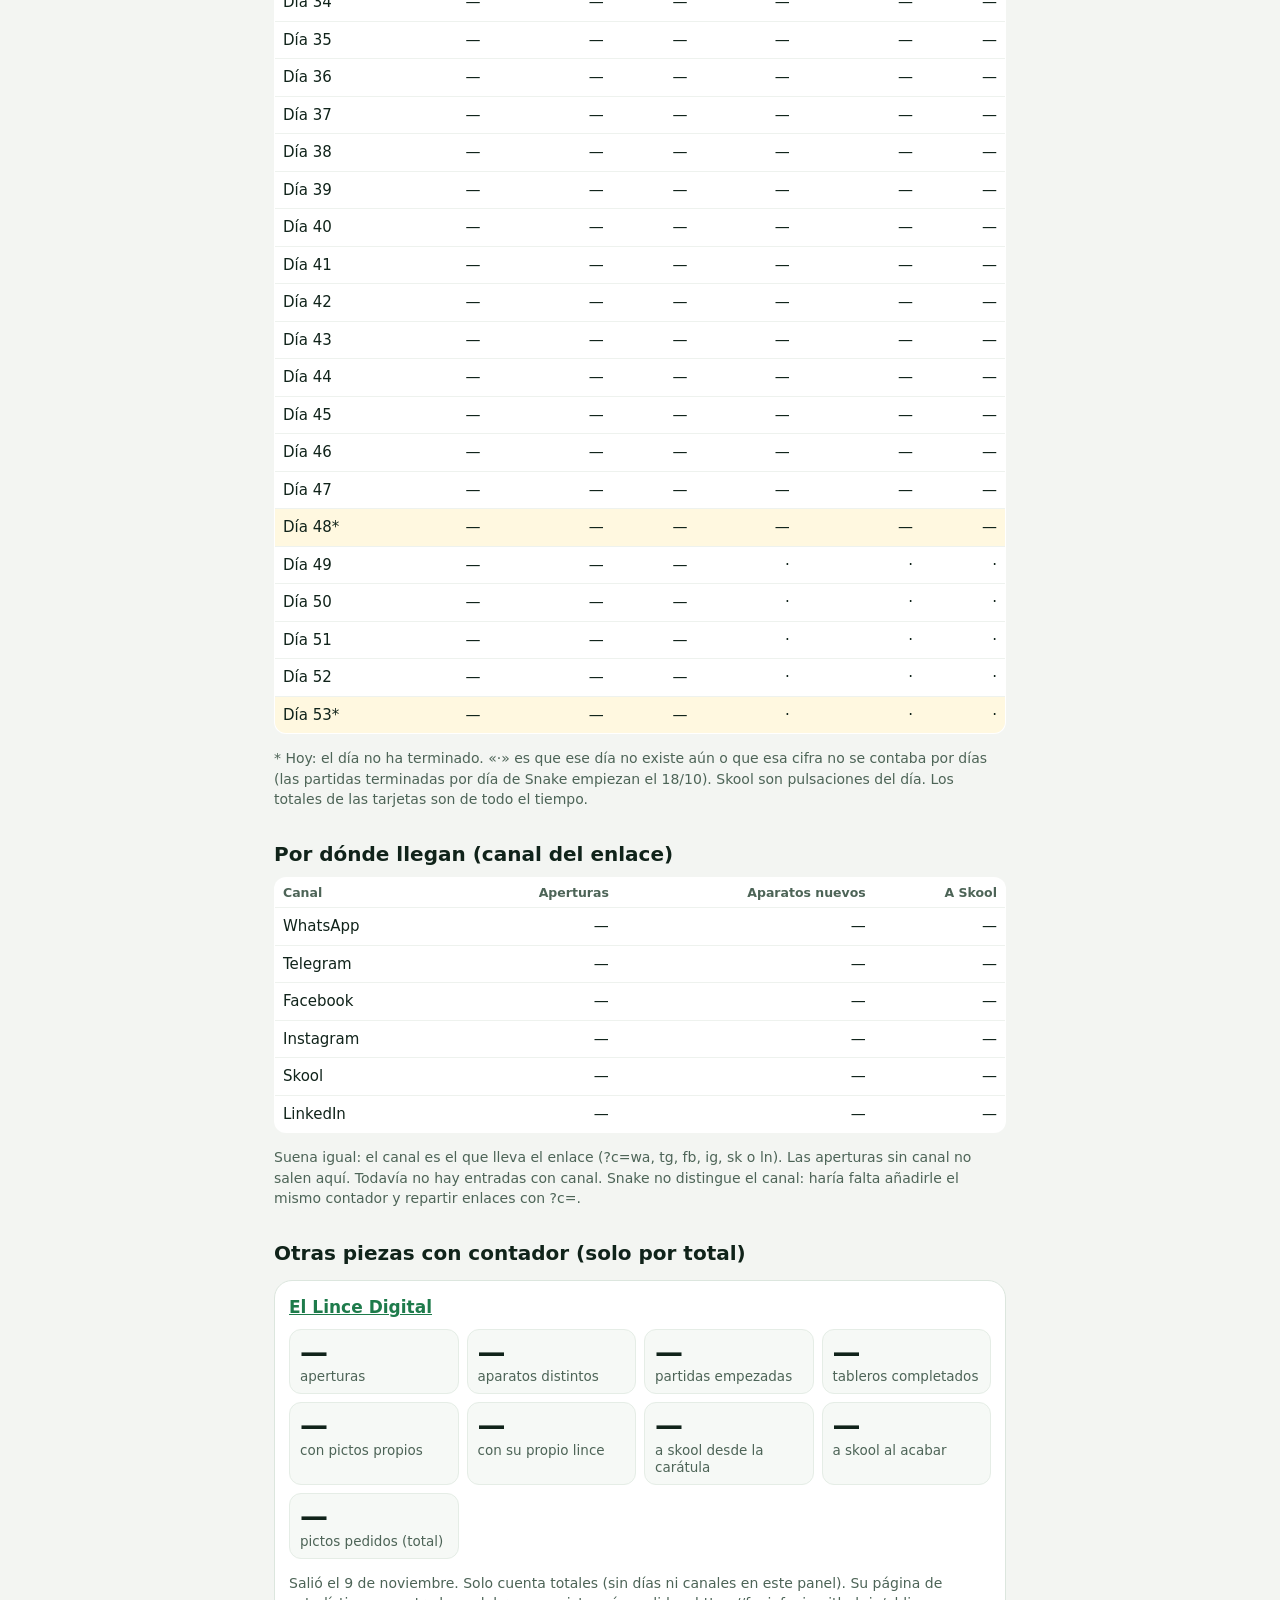
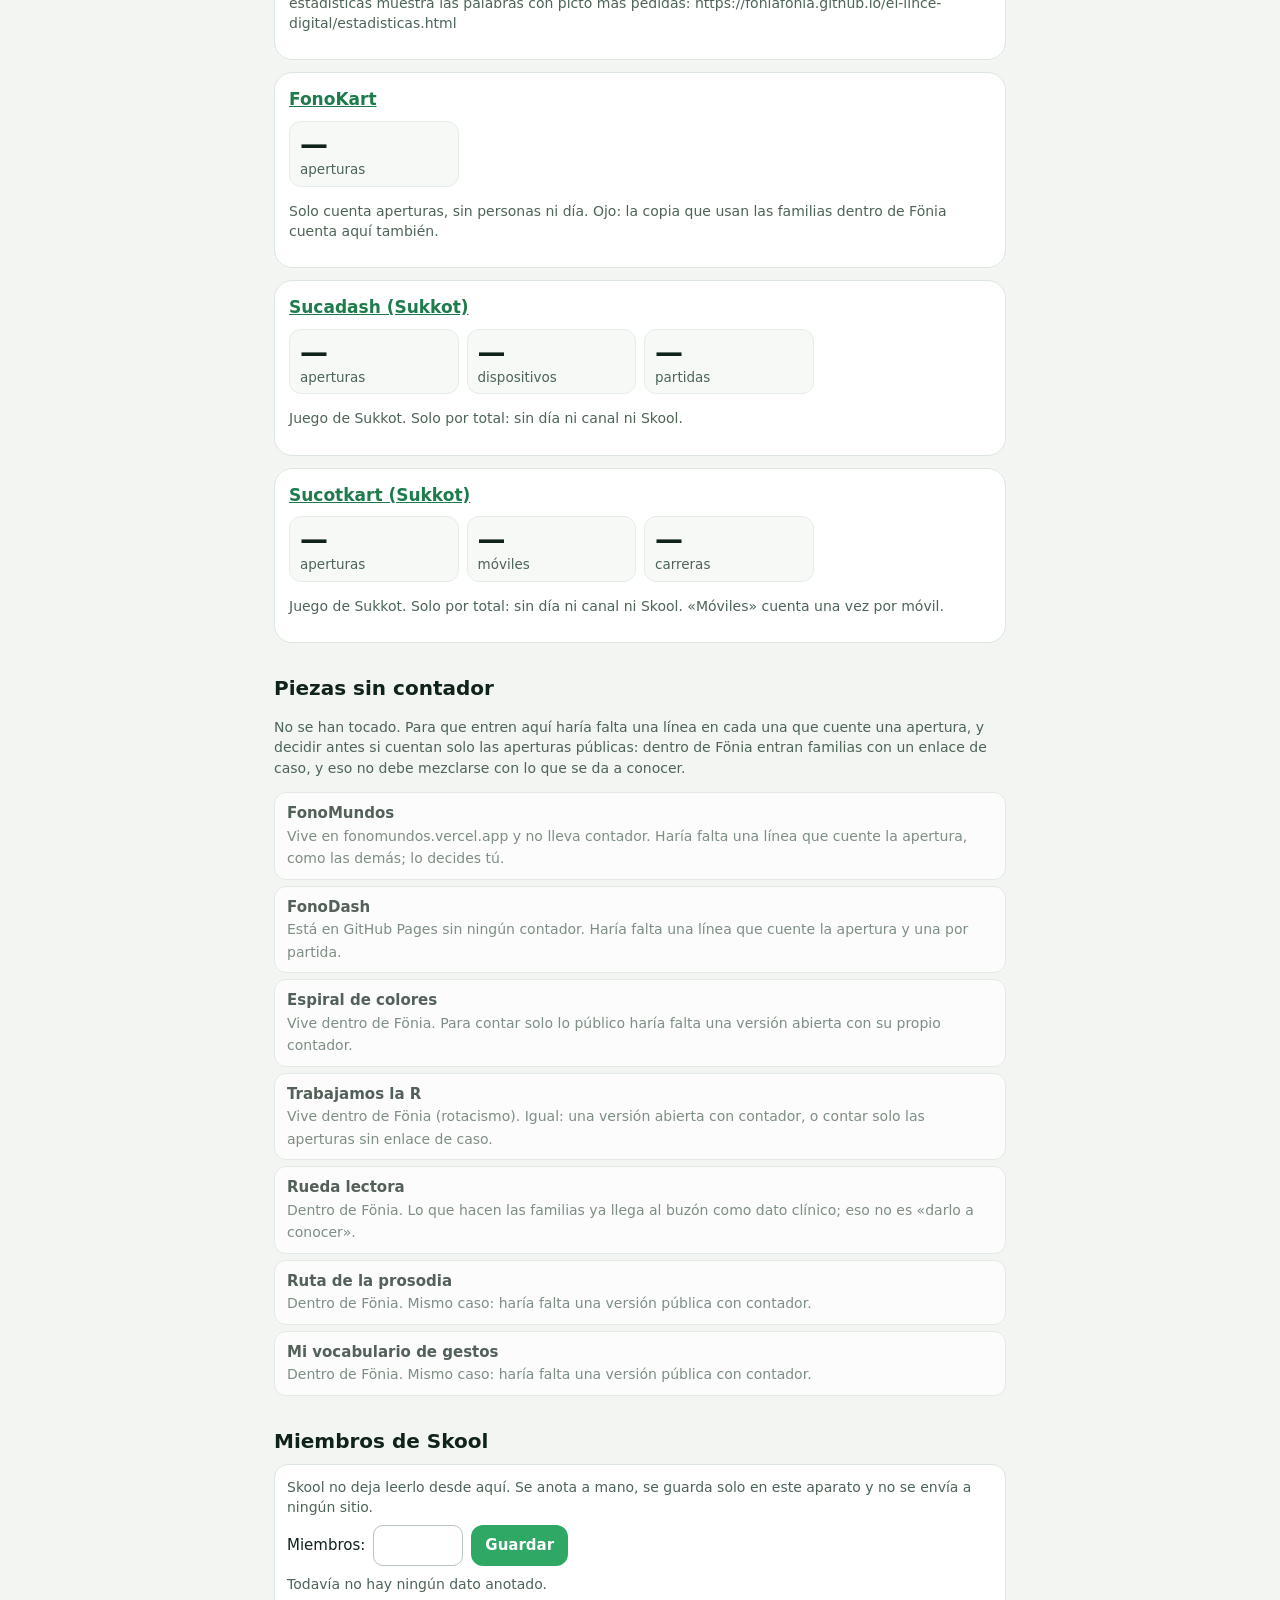
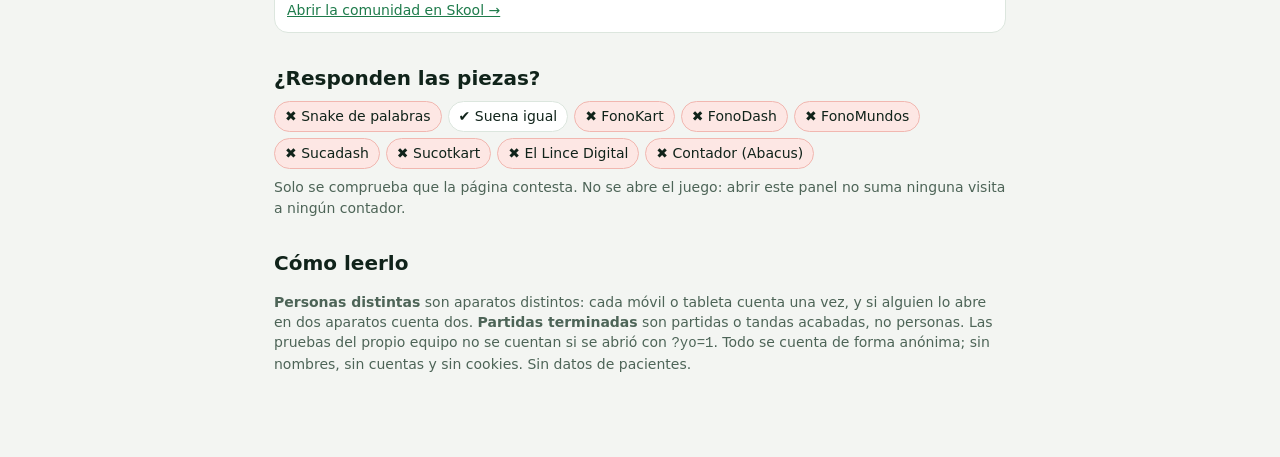
<file: panel.html>
<!DOCTYPE html>
<html lang="es">
<head>
<meta charset="UTF-8">
<meta name="viewport" content="width=device-width, initial-scale=1">
<meta name="robots" content="noindex">
<title>Piezas del laboratorio · panel</title>
<style>
  :root{--tinta:#10231A;--suave:#4d6457;--linea:#DCE6DE;--fondo:#F3F5F2;--verde:#2FA866;--snake:#2a78d6;--suena:#eb6834;--oro:#F4B93A}
  *{box-sizing:border-box}
  body{font:17px/1.5 system-ui,-apple-system,sans-serif;max-width:760px;margin:0 auto;padding:20px 14px 70px;background:var(--fondo);color:var(--tinta)}
  h1{font-size:27px;margin:0 0 2px}h2{font-size:20px;margin:30px 0 8px}h3{font-size:17px;margin:0}
  .sub{color:var(--suave);margin:0 0 12px;font-size:15.5px}
  .nota{font-size:14px;color:var(--suave);line-height:1.45}
  a{color:#1E7B4B}
  button{font:inherit;font-weight:700;padding:10px 16px;border-radius:12px;border:0;background:var(--verde);color:#fff;cursor:pointer}
  .barra{display:flex;flex-wrap:wrap;gap:8px;align-items:center;margin:8px 0 6px}
  .prog{flex:1 1 180px;height:8px;border-radius:5px;background:#dfe7e1;overflow:hidden}
  .prog i{display:block;height:100%;width:0;background:var(--verde);transition:width .3s}
  #estado{font-size:14px;color:var(--suave)}
  /* avisos */
  #avisos .av{background:#FDE7E4;border:1px solid #F1B7B0;color:#7a1f16;border-radius:12px;padding:10px 12px;margin:8px 0;font-size:15px}
  #avisos .av b{display:block}
  #avisos .ok{background:#E3F2E8;border-color:#BFE0CB;color:#16482e}
  /* tarjeta de pieza */
  .pieza{background:#fff;border:1px solid var(--linea);border-radius:18px;padding:14px 14px 12px;margin:12px 0}
  .pieza header{display:flex;flex-wrap:wrap;gap:4px 10px;align-items:baseline;margin-bottom:8px}
  .pieza header .dia{font-size:13.5px;color:var(--suave)}
  .pieza header .est{margin-left:auto;font-size:13px}
  .cajas{display:grid;grid-template-columns:repeat(2,1fr);gap:8px;margin:6px 0 10px}
  .caja{background:#F6F9F6;border:1px solid #E5EDE6;border-radius:12px;padding:8px 10px}
  .general .caja{background:#0E3524;border-color:#0E3524;color:#fff}.general .caja span{color:#B8D9C4}.general .caja b{font-size:32px}
  .caja b{display:block;font-size:28px;line-height:1.1;font-variant-numeric:tabular-nums}
  .caja span{font-size:13.5px;color:var(--suave);line-height:1.25;display:block}
  .paso{margin:7px 0}
  .paso .t{display:flex;justify-content:space-between;gap:8px;font-size:15px}
  .paso .t em{font-style:normal;color:var(--suave);font-size:14px;text-align:right}
  .paso .b{height:9px;border-radius:5px;background:#E8EEE9;margin-top:3px;overflow:hidden}
  .paso .b i{display:block;height:100%;background:var(--verde);border-radius:5px;min-width:2px}
  .extra{margin-top:8px;font-size:14.5px;color:var(--tinta);display:flex;flex-wrap:wrap;gap:3px 16px}
  .extra span b{font-variant-numeric:tabular-nums}
  .sin{opacity:.7}
  /* tablas */
  table{width:100%;border-collapse:collapse;background:#fff;border:1px solid var(--linea);border-radius:12px;overflow:hidden;font-variant-numeric:tabular-nums}
  th,td{padding:7px 8px;text-align:right;border-bottom:1px solid #EEF2EE;font-size:15px}
  th:first-child,td:first-child{text-align:left}th{font-size:12.5px;color:var(--suave);font-weight:600;line-height:1.2}
  .envol{overflow-x:auto}
  tr.hoy td{background:#FFF8E0}
  .ley{display:flex;flex-wrap:wrap;gap:4px 14px;font-size:14px;margin:6px 2px}
  .ley i{display:inline-block;width:12px;height:12px;border-radius:3px;margin-right:6px;vertical-align:-1px}
  .graf{background:#fff;border:1px solid var(--linea);border-radius:14px;padding:10px 8px 6px}
  .graf svg{display:block;width:100%;height:auto}
  .graf .info{min-height:22px;font-size:14px;text-align:center;margin-top:2px}
  /* piezas sin contador */
  ul.sinc{list-style:none;margin:0;padding:0}
  ul.sinc li{background:#fff;border:1px solid var(--linea);border-radius:12px;padding:9px 12px;margin:6px 0;font-size:15px}
  ul.sinc li b{display:block}
  ul.sinc li span{font-size:14px;color:var(--suave)}
  /* skool */
  .skool{background:#fff;border:1px solid var(--linea);border-radius:14px;padding:12px}
  .skool label{display:flex;flex-wrap:wrap;align-items:center;gap:8px;font-size:15px}
  .skool input{font:inherit;width:6em;padding:8px 10px;border-radius:10px;border:1px solid #b9c6bd}
  .skool button{padding:9px 14px}
  .ping{display:flex;flex-wrap:wrap;gap:6px}
  .ping span{background:#fff;border:1px solid var(--linea);border-radius:99px;padding:4px 10px;font-size:14px}
  .ping .mal{background:#FDE7E4;border-color:#F1B7B0}
  @media (min-width:560px){.cajas{grid-template-columns:repeat(4,1fr)}}
</style>
</head>
<body>
<h1>Piezas del laboratorio</h1>
<p class="sub">Lo que se da a conocer, de un vistazo. <span id="hora"></span></p>
<div class="barra"><button type="button" id="bAct">↻ Actualizar</button><div class="prog"><i id="prog"></i></div><span id="estado">Preparando…</span></div>
<div id="avisos"></div>

<h2 style="margin-top:18px">En total</h2>
<div class="cajas general" id="general"></div>
<p class="nota" id="notaGeneral"></p>

<h2>Piezas con contador</h2>
<div id="piezas"></div>

<h2>Comparación por días desde el lanzamiento</h2>
<p class="nota">El día 1 de cada pieza es el día en que salió, así la comparación es justa aunque no salieran a la vez. Se cuentan <b>aparatos nuevos</b> cada día.</p>
<div class="graf"><div id="gDias"></div><div class="info" id="gInfo">Toca un día para ver sus números.</div></div>
<div class="ley" id="leyDias"></div>
<div class="envol"><table id="tDias"><thead></thead><tbody></tbody></table></div>
<p class="nota" id="notaDias"></p>

<h2>Por dónde llegan (canal del enlace)</h2>
<div class="envol"><table id="tCanal"><thead><tr><th>Canal</th><th>Aperturas</th><th>Aparatos nuevos</th><th>A Skool</th></tr></thead><tbody></tbody></table></div>
<p class="nota" id="notaCanal"></p>

<h2>Otras piezas con contador (solo por total)</h2>
<div id="otras"></div>

<h2>Piezas sin contador</h2>
<p class="nota">No se han tocado. Para que entren aquí haría falta una línea en cada una que cuente una apertura, y decidir antes si cuentan solo las aperturas públicas: dentro de Fönia entran familias con un enlace de caso, y eso no debe mezclarse con lo que se da a conocer.</p>
<ul class="sinc" id="sinContador"></ul>

<h2>Miembros de Skool</h2>
<div class="skool">
  <p class="nota" style="margin:0 0 8px">Skool no deja leerlo desde aquí. Se anota a mano, se guarda solo en este aparato y no se envía a ningún sitio.</p>
  <label>Miembros: <input type="number" min="0" inputmode="numeric" id="miembros"> <button type="button" id="bMiem">Guardar</button></label>
  <p class="nota" id="miemInfo" style="margin:8px 0 0"></p>
  <p class="nota" style="margin:6px 0 0"><a href="https://www.skool.com/logopedia-7339" target="_blank" rel="noopener">Abrir la comunidad en Skool →</a></p>
</div>

<h2>¿Responden las piezas?</h2>
<div class="ping" id="ping"></div>
<p class="nota" style="margin-top:8px">Solo se comprueba que la página contesta. No se abre el juego: abrir este panel no suma ninguna visita a ningún contador.</p>

<h2>Cómo leerlo</h2>
<p class="nota"><b>Personas distintas</b> son aparatos distintos: cada móvil o tableta cuenta una vez, y si alguien lo abre en dos aparatos cuenta dos. <b>Partidas terminadas</b> son partidas o tandas acabadas, no personas. Las pruebas del propio equipo no se cuentan si se abrió con <code>?yo=1</code>. Todo se cuenta de forma anónima; sin nombres, sin cuentas y sin cookies. Sin datos de pacientes.</p>

<script>
(function () {
  'use strict';
  var NS_J = 'foniafonia-juegos', NS_S = 'foniafonia-suena-lanz', NS_L = 'foniafonia-lince', BASE = 'https://abacus.jasoncameron.dev/get/';
  var HOY = new Date(); HOY = new Date(HOY.getFullYear(), HOY.getMonth(), HOY.getDate());
  function fecha(s) { var p = s.split('-'); return new Date(+p[0], +p[1] - 1, +p[2]); }
  function dk(d) { return d.getFullYear() + ('0' + (d.getMonth() + 1)).slice(-2) + ('0' + d.getDate()).slice(-2); }
  function nDias(desde) { return Math.round((HOY - desde) / 86400000) + 1; }
  function $(i) { return document.getElementById(i); }
  function el(t, c, x) { var e = document.createElement(t); if (c) e.className = c; if (x != null) e.textContent = x; return e; }
  function fmt(n) { return n === null || n === undefined ? '—' : String(Math.round(n)).replace(/\B(?=(\d{3})+(?!\d))/g, '.'); }
  function pc(a, b) { return (a === null || b === null || !b) ? null : Math.round(a / b * 100); }

  /* ---------------- las piezas ---------------- */
  var P = [
    { id: 'snake', nombre: 'Snake de palabras', color: '#2a78d6', url: 'https://foniafonia.github.io/snake-de-palabras/', est: 'https://foniafonia.github.io/snake-de-palabras/estadisticas.html',
      ns: NS_J, lanz: '2026-10-13', pre: 'snake',
      k: { personas: 'snake_personas', aperturas: 'snake_aperturas', empezadas: 'snake_partidas', terminadas: 'snake_tandas_terminadas', skoolP: 'snake_skool_personas', prep: 'snake_partida_preparada', familia: 'snake_enlace_familia' },
      skoolSitios: ['snake_skool_portada', 'snake_skool_final', 'snake_skool_idea_portada', 'snake_skool_idea_final', 'snake_skool_pausa', 'snake_skool_despedida'],
      dia: { personas: 'snake_personas_', terminadas: 'snake_tandas_terminadas_', skool: 'snake_skool_dia_' }, terminadasDesde: '2026-10-18', canal: null, imprimir: null },
    { id: 'suena', nombre: 'Suena igual', color: '#eb6834', url: 'https://foniafonia.github.io/suena-igual/', est: 'https://foniafonia.github.io/suena-igual/estadisticas.html',
      ns: NS_S, lanz: '2026-10-18', pre: 'suena',
      k: { personas: 'suena_personas', aperturas: 'suena_aperturas', empezadas: 'suena_partidas', terminadas: 'suena_partidas_terminadas', skoolP: 'suena_skool_personas', prep: 'suena_partida_preparada', familia: 'suena_enlace_familia', imprimir: 'suena_imprimir' },
      skoolSitios: ['suena_skool_portada', 'suena_skool_final', 'suena_skool_idea_portada', 'suena_skool_idea_final', 'suena_skool_pausa', 'suena_skool_despedida'],
      dia: { personas: 'suena_personas_', terminadas: 'suena_partidas_terminadas_', skool: 'suena_skool_dia_' }, terminadasDesde: '2026-10-18',
      canal: { aperturas: 'suena_canal_', personas: 'suena_personas_canal_', skool: 'suena_skool_canal_' } }
  ];
  var CANALES = [['wa', 'WhatsApp'], ['tg', 'Telegram'], ['fb', 'Facebook'], ['ig', 'Instagram'], ['sk', 'Skool'], ['ln', 'LinkedIn']];
  var OTRAS = [
    { nombre: 'El Lince Digital', url: 'https://foniafonia.github.io/el-lince-digital/', ns: NS_L, ape: 'lince_aperturas', apa: 'lince_personas', par: 'lince_jugar',
      claves: [['Aperturas', NS_L, 'lince_aperturas'], ['Aparatos distintos', NS_L, 'lince_personas'], ['Partidas empezadas', NS_L, 'lince_jugar'], ['Tableros completados', NS_L, 'lince_completados'], ['Con pictos propios', NS_L, 'lince_jugar_picto'], ['Con su propio Lince', NS_L, 'lince_jugar_sel'], ['A Skool desde la carátula', NS_L, 'lince_skool_portada'], ['A Skool al acabar', NS_L, 'lince_skool'], ['Pictos pedidos (total)', NS_L, 'lince_pide_total']],
      nota: 'Salió el 9 de noviembre. Solo cuenta totales (sin días ni canales en este panel). Su página de estadísticas muestra las palabras con picto más pedidas: https://foniafonia.github.io/el-lince-digital/estadisticas.html' },
    { nombre: 'FonoKart', url: 'https://foniafonia.github.io/fonokart/', ape: 'fonokart_aperturas', claves: [['Aperturas', NS_J, 'fonokart_aperturas']], nota: 'Solo cuenta aperturas, sin personas ni día. Ojo: la copia que usan las familias dentro de Fönia cuenta aquí también.' },
    { nombre: 'Sucadash (Sukkot)', url: 'https://foniafonia.github.io/sucadash/', ape: 'sucadash_aperturas', apa: 'sucadash_dispositivos', par: 'sucadash_partidas', claves: [['Aperturas', NS_J, 'sucadash_aperturas'], ['Dispositivos', NS_J, 'sucadash_dispositivos'], ['Partidas', NS_J, 'sucadash_partidas']], nota: 'Juego de Sukkot. Solo por total: sin día ni canal ni Skool.' },
    { nombre: 'Sucotkart (Sukkot)', url: 'https://foniafonia.github.io/sucotkart/', ape: 'sucotkart_aperturas', apa: 'sucotkart_moviles', par: 'sucotkart_carreras', claves: [['Aperturas', NS_J, 'sucotkart_aperturas'], ['Móviles', NS_J, 'sucotkart_moviles'], ['Carreras', NS_J, 'sucotkart_carreras']], nota: 'Juego de Sukkot. Solo por total: sin día ni canal ni Skool. «Móviles» cuenta una vez por móvil.' }
  ];
  var SIN = [
    ['FonoMundos', 'Vive en fonomundos.vercel.app y no lleva contador. Haría falta una línea que cuente la apertura, como las demás; lo decides tú.'],
    ['FonoDash', 'Está en GitHub Pages sin ningún contador. Haría falta una línea que cuente la apertura y una por partida.'],
    ['Espiral de colores', 'Vive dentro de Fönia. Para contar solo lo público haría falta una versión abierta con su propio contador.'],
    ['Trabajamos la R', 'Vive dentro de Fönia (rotacismo). Igual: una versión abierta con contador, o contar solo las aperturas sin enlace de caso.'],
    ['Rueda lectora', 'Dentro de Fönia. Lo que hacen las familias ya llega al buzón como dato clínico; eso no es «darlo a conocer».'],
    ['Ruta de la prosodia', 'Dentro de Fönia. Mismo caso: haría falta una versión pública con contador.'],
    ['Mi vocabulario de gestos', 'Dentro de Fönia. Mismo caso: haría falta una versión pública con contador.']
  ];
  var PINGS = P.map(function (p) { return [p.nombre, p.url]; }).concat([['FonoKart', 'https://foniafonia.github.io/fonokart/'], ['FonoDash', 'https://foniafonia.github.io/fonodash/'], ['FonoMundos', 'https://fonomundos.vercel.app/'], ['Sucadash', 'https://foniafonia.github.io/sucadash/'], ['Sucotkart', 'https://foniafonia.github.io/sucotkart/'], ['El Lince Digital', 'https://foniafonia.github.io/el-lince-digital/'], ['Contador (Abacus)', 'https://abacus.jasoncameron.dev/get/' + NS_S + '/suena_personas']]);

  /* ---------------- lectura de contadores: de una en una, con respiro (30 cada 10 s) ---------------- */
  var V = {}, FALLOS = [], hechas = 0, total = 0, cola = Promise.resolve(), CK = 'panel-piezas-v1', cache = {};
  try { cache = JSON.parse(localStorage.getItem(CK) || '{}'); } catch (e) { cache = {}; }
  function guardaCache() { try { localStorage.setItem(CK, JSON.stringify(cache)); } catch (e) { } }
  function pausa(ms) { return new Promise(function (r) { setTimeout(r, ms); }); }
  function pide(ns, k, intento) {
    return fetch(BASE + ns + '/' + k, { cache: 'no-store' }).then(function (r) {
      if (r.status === 404) return 0;
      if (r.status === 429 && intento < 3) return pausa(4000).then(function () { return pide(ns, k, intento + 1); });
      if (!r.ok) { FALLOS.push(k + ' (' + r.status + ')'); return null; }
      return r.json().then(function (j) { return j && j.value ? j.value : 0; });
    }).catch(function () { FALLOS.push(k + ' (sin respuesta)'); return null; });
  }
  /* pasado = día ya cerrado: se guarda y no se vuelve a pedir */
  function lee(ns, k, pasado) {
    var id = ns + '|' + k;
    if (pasado && cache[id] !== undefined) { V[id] = cache[id]; return Promise.resolve(cache[id]); }
    total++; avance();
    var p = cola.then(function () { return pide(ns, k, 0); }).then(function (v) { V[id] = v; hechas++; avance(); if (pasado && v !== null) { cache[id] = v; guardaCache(); } return v; });
    cola = p.then(function () { return pausa(380); }, function () { return pausa(380); });
    return p;
  }
  function g(ns, k) { var v = V[ns + '|' + k]; return v === undefined ? null : v; }
  function avance() { $('prog').style.width = (total ? Math.round(hechas / total * 100) : 0) + '%'; $('estado').textContent = hechas < total ? 'Leyendo contadores… ' + hechas + ' de ' + total : (FALLOS.length ? 'Terminado, con fallos' : 'Al día'); }

  /* ---------------- tarjetas ---------------- */
  var tarjetas = {};
  function paso(titulo, valor, detalle, ancho, color) {
    var d = el('div', 'paso'), t = el('div', 't'); t.appendChild(el('span', null, titulo + ': ')); t.firstChild.appendChild(el('b', null, valor)); t.appendChild(el('em', null, detalle || ''));
    var b = el('div', 'b'), i = el('i'); i.style.width = Math.max(0, Math.min(100, ancho || 0)) + '%'; i.style.background = color; b.appendChild(i); d.appendChild(t); d.appendChild(b); return d;
  }
  function pintaPieza(p) {
    var T = tarjetas[p.id]; if (!T) { T = tarjetas[p.id] = el('div', 'pieza'); $('piezas').appendChild(T); }
    T.innerHTML = '';
    var k = p.k, ns = p.ns, per = g(ns, k.personas), ape = g(ns, k.aperturas), emp = g(ns, k.empezadas), ter = g(ns, k.terminadas), sp = g(ns, k.skoolP), prep = g(ns, k.prep);
    var cl = p.skoolSitios.map(function (s) { return g(ns, s); }), clics = cl.some(function (x) { return x === null; }) ? null : cl.reduce(function (a, b) { return a + b; }, 0);
    var h = el('header'); var a = el('h3'), l = el('a', null, p.nombre); l.href = p.url; l.target = '_blank'; l.rel = 'noopener'; a.appendChild(l); h.appendChild(a);
    h.appendChild(el('span', 'dia', 'salió el ' + fecha(p.lanz).toLocaleDateString('es-ES', { day: 'numeric', month: 'long' }) + ' · día ' + nDias(fecha(p.lanz))));
    var e = el('a', 'est', 'estadísticas →'); e.href = p.est; e.target = '_blank'; e.rel = 'noopener'; h.appendChild(e); T.appendChild(h);
    var cajas = el('div', 'cajas');
    [[per, 'personas distintas'], [ape, 'aperturas'], [ter, 'partidas terminadas'], [clics, 'pulsaciones a Skool']].forEach(function (c) { var d = el('div', 'caja'); d.appendChild(el('b', null, fmt(c[0]))); d.appendChild(el('span', null, c[1])); cajas.appendChild(d); });
    T.appendChild(cajas);
    var pEmp = per ? emp / per : null;
    T.appendChild(paso('Abren', fmt(per) + ' personas', '', per === null ? 0 : 100, p.color));
    T.appendChild(paso('Empiezan una partida', fmt(emp), pEmp === null ? '' : (Math.round(pEmp * 10) / 10 + ' partidas por persona').replace('.', ','), per && emp !== null ? Math.min(100, emp / per * 100) : 0, p.color));
    var pt = pc(ter, emp);
    T.appendChild(paso('Terminan', fmt(ter), pt === null ? '' : 'de cada 100 partidas empezadas, ' + pt + ' se terminan', pt === null ? 0 : pt, p.color));
    var ps = pc(sp, per);
    T.appendChild(paso('Pulsan Skool', fmt(sp) + ' personas', ps === null ? '' : 'de cada 100 que abren, ' + ps + ' pulsan', ps === null ? 0 : ps, p.color));
    var x = el('div', 'extra');
    [['Partidas preparadas', prep], ['Enlaces a familia', g(ns, k.familia)]].concat(k.imprimir ? [['Clics en imprimir', g(ns, k.imprimir)]] : []).forEach(function (c) { var s = el('span'); s.appendChild(document.createTextNode(c[0] + ': ')); s.appendChild(el('b', null, fmt(c[1]))); x.appendChild(s); });
    T.appendChild(x);
    if (p.id === 'snake') T.appendChild(el('p', 'nota', 'Las partidas terminadas por día solo se cuentan desde el 18/10; el total sí es de todo el tiempo.'));
  }
  function pintaOtras() {
    var cont = $('otras'); cont.innerHTML = '';
    OTRAS.forEach(function (o) {
      var d = el('div', 'pieza'), h = el('header'), a = el('h3'), l = el('a', null, o.nombre); l.href = o.url; l.target = '_blank'; l.rel = 'noopener'; a.appendChild(l); h.appendChild(a); d.appendChild(h);
      var cj = el('div', 'cajas'); o.claves.forEach(function (c) { var b = el('div', 'caja'); b.appendChild(el('b', null, fmt(g(c[1], c[2])))); b.appendChild(el('span', null, c[0].toLowerCase())); cj.appendChild(b); }); d.appendChild(cj);
      d.appendChild(el('p', 'nota', o.nota)); cont.appendChild(d);
    });
  }

  /* ---------------- el total de todas las piezas con contador ---------------- */
  function suma(lista) { var s = 0, falta = false; lista.forEach(function (v) { if (v === null) falta = true; else s += v; }); return { s: s, falta: falta }; }
  function pintaGeneral() {
    var ape = [], per = [], par = [], skool = [], clics = [];
    P.forEach(function (p) { ape.push(g(p.ns, p.k.aperturas)); per.push(g(p.ns, p.k.personas)); par.push(g(p.ns, p.k.empezadas)); skool.push(g(p.ns, p.k.skoolP));
      var cl = p.skoolSitios.map(function (s) { return g(p.ns, s); }); clics.push(cl.some(function (x) { return x === null; }) ? null : cl.reduce(function (a, b) { return a + b; }, 0)); });
    OTRAS.forEach(function (o) { var ns = o.ns || NS_J; ape.push(g(ns, o.ape)); if (o.apa) per.push(g(ns, o.apa)); if (o.par) par.push(g(ns, o.par)); });
    var A = suma(ape), PE = suma(per), PA = suma(par), SK = suma(skool), CL = suma(clics);
    var cont = $('general'); cont.innerHTML = '';
    [[A, 'aperturas en total'], [PE, 'aparatos distintos, sumando cada pieza'], [PA, 'partidas y carreras empezadas'], [SK, 'personas que pulsan Skool']].forEach(function (c) {
      var d = el('div', 'caja'); d.appendChild(el('b', null, (c[0].falta && c[0].s ? '≥ ' : '') + fmt(c[0].falta && !c[0].s ? null : c[0].s))); d.appendChild(el('span', null, c[1])); cont.appendChild(d); });
    $('notaGeneral').textContent = 'Suma de las ' + (P.length + OTRAS.length) + ' piezas con contador (' + P.concat(OTRAS).map(function (x) { return x.nombre.replace(' (Sukkot)', ''); }).join(', ') + '). Si alguien abre dos piezas cuenta dos veces en «aparatos»; FonoKart no cuenta aparatos ni partidas, solo aperturas. Skool, en este total, solo lo cuentan Snake y Suena igual (' + fmt(CL.s) + ' pulsaciones en total). Piezas sin contador: ' + SIN.map(function (s) { return s[0]; }).join(', ') + '.';
  }

  /* ---------------- comparación por días desde el lanzamiento ---------------- */
  function datosDia(p) {
    var out = [], d0 = fecha(p.lanz), n = nDias(d0);
    for (var i = 0; i < n; i++) { var d = new Date(d0.getFullYear(), d0.getMonth(), d0.getDate() + i), c = dk(d), hoy = (i === n - 1);
      out.push({ n: i + 1, fecha: d, hoy: hoy, personas: g(p.ns, p.dia.personas + c), terminadas: d < fecha(p.terminadasDesde) ? undefined : g(p.ns, p.dia.terminadas + c), skool: g(p.ns, p.dia.skool + c) }); }
    return out;
  }
  function pintaDias() {
    var S = P.map(datosDia), N = Math.max.apply(null, S.map(function (s) { return s.length; }));
    var NSV = 'http://www.w3.org/2000/svg', W = 340, H = 190, L = 30, R = 6, T = 10, B = 24, aw = W - L - R, ah = H - T - B;
    var max = 4; S.forEach(function (s) { s.forEach(function (x) { if (x.personas > max) max = x.personas; }); });
    var tope = (function (m) { var pot = Math.pow(10, Math.floor(Math.log(m / 4) / Math.LN10)), s = [1, 2, 2.5, 5, 10]; for (var u = 0; u < s.length; u++) if (s[u] * pot * 4 >= m) return Math.max(4, s[u] * pot * 4); return Math.ceil(m / 4) * 4; })(max),
        y = function (v) { return T + ah - ah * v / tope; };
    function sv(t, a) { var e = document.createElementNS(NSV, t); for (var kk in a) e.setAttribute(kk, a[kk]); return e; }
    var svg = sv('svg', { viewBox: '0 0 ' + W + ' ' + H, role: 'img', 'aria-label': 'Aparatos nuevos por día desde el lanzamiento, de cada pieza. Los números están en la tabla de abajo.' });
    for (var q = 0; q <= 4; q++) { var v = tope * q / 4, yy = Math.round(y(v)) + .5; svg.appendChild(sv('line', { x1: L, x2: W - R, y1: yy, y2: yy, stroke: q ? '#e3e8e4' : '#b9c4bc', 'stroke-width': 1 })); var t = sv('text', { x: L - 4, y: yy + 3.5, 'text-anchor': 'end', 'font-size': 10, fill: '#52514e' }); t.textContent = Math.round(v); svg.appendChild(t); }
    var paso_ = aw / N, bw = Math.max(5, Math.min(16, paso_ * .36));
    for (var i = 0; i < N; i++) {
      var cx = L + paso_ * i + paso_ / 2;
      S.forEach(function (s, j) {
        var x = s[i]; if (!x || x.personas === null) return;
        var hh = Math.max(0, ah * x.personas / tope), xx = cx + (j ? 1 : -bw - 1);
        svg.appendChild(sv('rect', { x: xx, y: y(x.personas), width: bw, height: hh, rx: 2.5, fill: P[j].color, opacity: x.hoy ? .55 : 1 }));
      });
      var tl = sv('text', { x: cx, y: H - 7, 'text-anchor': 'middle', 'font-size': 10, fill: '#52514e' }); tl.textContent = 'día ' + (i + 1); svg.appendChild(tl);
      (function (i) { var z = sv('rect', { x: L + paso_ * i, y: 0, width: paso_, height: H, fill: 'transparent', style: 'cursor:pointer' }); z.addEventListener('click', function () { info(i); }); z.addEventListener('mouseenter', function () { info(i); }); svg.appendChild(z); })(i);
    }
    var gd = $('gDias'); gd.innerHTML = ''; gd.appendChild(svg);
    function info(i) { $('gInfo').textContent = 'Día ' + (i + 1) + ': ' + P.map(function (p, j) { var x = S[j][i]; return p.nombre + ' ' + (x ? fmt(x.personas) + ' nuevos' + (x.hoy ? ' (hoy, incompleto)' : '') : 'aún no'); }).join(' · '); }
    var ley = $('leyDias'); ley.innerHTML = ''; P.forEach(function (p) { var s = el('span'), i = el('i'); i.style.background = p.color; s.appendChild(i); s.appendChild(document.createTextNode(p.nombre + ' (salió el ' + fecha(p.lanz).toLocaleDateString('es-ES', { day: 'numeric', month: 'numeric' }) + ')')); ley.appendChild(s); });
    var th = $('tDias').tHead, tb = $('tDias').tBodies[0]; th.innerHTML = ''; tb.innerHTML = '';
    var r1 = el('tr'), r2 = el('tr'); r1.appendChild(el('th', null, 'Día')); r1.firstChild.rowSpan = 2;
    P.forEach(function (p) { var c = el('th', null, p.nombre); c.colSpan = 3; c.style.textAlign = 'center'; c.style.color = p.color; r1.appendChild(c); ['nuevos', 'terminan', 'Skool'].forEach(function (n) { r2.appendChild(el('th', null, n)); }); });
    th.appendChild(r1); th.appendChild(r2);
    for (var d = 0; d < N; d++) {
      var tr = el('tr'), hoyFila = S.some(function (s) { return s[d] && s[d].hoy; }); if (hoyFila) tr.className = 'hoy';
      tr.appendChild(el('td', null, 'Día ' + (d + 1) + (hoyFila ? '*' : '')));
      S.forEach(function (s) { var x = s[d]; [x ? x.personas : undefined, x ? x.terminadas : undefined, x ? x.skool : undefined].forEach(function (c) { tr.appendChild(el('td', null, c === undefined ? '·' : fmt(c))); }); });
      tb.appendChild(tr);
    }
    $('notaDias').textContent = '* Hoy: el día no ha terminado. «·» es que ese día no existe aún o que esa cifra no se contaba por días (las partidas terminadas por día de Snake empiezan el 18/10). Skool son pulsaciones del día. Los totales de las tarjetas son de todo el tiempo.';
  }

  /* ---------------- canal ---------------- */
  function pintaCanal() {
    var tb = $('tCanal').tBodies[0]; tb.innerHTML = ''; var p = P[1], c = p.canal, hay = false;
    CANALES.forEach(function (ca) { var a = g(p.ns, c.aperturas + ca[0]), b = g(p.ns, c.personas + ca[0]), s = g(p.ns, c.skool + ca[0]); if (a || b || s) hay = true; var tr = el('tr'); [ca[1], fmt(a), fmt(b), fmt(s)].forEach(function (x) { tr.appendChild(el('td', null, x)); }); tb.appendChild(tr); });
    $('notaCanal').textContent = 'Suena igual: el canal es el que lleva el enlace (?c=wa, tg, fb, ig, sk o ln). Las aperturas sin canal no salen aquí. ' + (hay ? '' : 'Todavía no hay entradas con canal. ') + 'Snake no distingue el canal: haría falta añadirle el mismo contador y repartir enlaces con ?c=.';
  }

  /* ---------------- el resto ---------------- */
  function pintaAvisos() {
    var av = $('avisos'); av.innerHTML = '';
    if (FALLOS.length) { var d = el('div', 'av'); d.appendChild(el('b', null, 'Hay lecturas que han fallado (' + FALLOS.length + ')')); d.appendChild(document.createTextNode('Los números marcados con «—» no se han podido leer ahora. Pulsa «Actualizar» en un minuto. Primeras: ' + FALLOS.slice(0, 4).join(', ') + (FALLOS.length > 4 ? '…' : ''))); av.appendChild(d); }
    var mal = (window.__pingMal || []); if (mal.length) { var d2 = el('div', 'av'); d2.appendChild(el('b', null, 'Una pieza no responde')); d2.appendChild(document.createTextNode(mal.join(', '))); av.appendChild(d2); }
    if (!FALLOS.length && !mal.length && hechas && hechas >= total) { var o = el('div', 'av ok'); o.appendChild(document.createTextNode('Todo responde y todas las lecturas están al día.')); av.appendChild(o); }
  }
  function ping() {
    var cont = $('ping'); cont.innerHTML = ''; window.__pingMal = []; var tareas = PINGS.map(function (pp) {
      var s = el('span', null, '… ' + pp[0]); cont.appendChild(s);
      var ctl = new AbortController(), to = setTimeout(function () { ctl.abort(); }, 10000);
      return fetch(pp[1], { mode: 'no-cors', cache: 'no-store', signal: ctl.signal }).then(function () { clearTimeout(to); s.textContent = '✔ ' + pp[0]; }).catch(function () { clearTimeout(to); s.textContent = '✖ ' + pp[0]; s.className = 'mal'; window.__pingMal.push(pp[0]); });
    });
    return Promise.all(tareas).then(pintaAvisos);
  }
  function skoolManual() {
    var K = 'panel-skool-miembros', inp = $('miembros'), info = $('miemInfo');
    function muestra() { var v = null; try { v = JSON.parse(localStorage.getItem(K) || 'null'); } catch (e) { } if (v && v.n !== undefined) { inp.value = v.n; info.textContent = 'Último dato anotado: ' + v.n + ' miembros, el ' + v.f + '.'; } else info.textContent = 'Todavía no hay ningún dato anotado.'; }
    $('bMiem').onclick = function () { var n = parseInt(inp.value, 10); if (isNaN(n) || n < 0) return; try { localStorage.setItem(K, JSON.stringify({ n: n, f: new Date().toLocaleDateString('es-ES') })); } catch (e) { } muestra(); };
    muestra();
  }
  function pintaSin() { var u = $('sinContador'); u.innerHTML = ''; SIN.forEach(function (s) { var li = el('li', 'sin'); li.appendChild(el('b', null, s[0])); li.appendChild(el('span', null, s[1])); u.appendChild(li); }); }
  function todo() { P.forEach(pintaPieza); pintaOtras(); pintaDias(); pintaCanal(); pintaGeneral(); }

  /* ---------------- carga ---------------- */
  var cargando = false;
  function carga() {
    if (cargando) return; cargando = true; FALLOS = []; hechas = 0; total = 0; V = {}; $('bAct').disabled = true; $('estado').textContent = 'Leyendo contadores…';
    var d = new Date(); $('hora').textContent = 'Mirado el ' + d.toLocaleDateString('es-ES') + ' a las ' + d.toLocaleTimeString('es-ES', { hour: '2-digit', minute: '2-digit' }) + '.';
    var tareas = [];
    P.forEach(function (p) {
      var ks = [p.k.personas, p.k.aperturas, p.k.empezadas, p.k.terminadas, p.k.skoolP, p.k.prep, p.k.familia].concat(p.k.imprimir ? [p.k.imprimir] : []).concat(p.skoolSitios);
      ks.forEach(function (k) { tareas.push(lee(p.ns, k, false).then(function () { pintaPieza(p); pintaGeneral(); })); });
      var d0 = fecha(p.lanz), n = nDias(d0);
      for (var i = 0; i < n; i++) { var dd = new Date(d0.getFullYear(), d0.getMonth(), d0.getDate() + i), c = dk(dd), pas = i < n - 1;
        ['personas', 'skool'].concat(dd < fecha(p.terminadasDesde) ? [] : ['terminadas']).forEach(function (m) { tareas.push(lee(p.ns, p.dia[m] + c, pas).then(pintaDias)); }); }
    });
    P[1] && CANALES.forEach(function (ca) { ['aperturas', 'personas', 'skool'].forEach(function (m) { tareas.push(lee(P[1].ns, P[1].canal[m] + ca[0], false).then(pintaCanal)); }); });
    OTRAS.forEach(function (o) { o.claves.forEach(function (c) { tareas.push(lee(c[1], c[2], false).then(function () { pintaOtras(); pintaGeneral(); })); }); });
    Promise.all(tareas).then(function () { cargando = false; $('bAct').disabled = false; avance(); todo(); pintaAvisos(); });
    ping();
  }
  $('bAct').onclick = carga;
  pintaSin(); skoolManual();
  P.forEach(pintaPieza); pintaOtras(); pintaDias(); pintaCanal(); pintaGeneral();
  carga();
  window.__panel = { carga: carga, V: function () { return V; }, FALLOS: function () { return FALLOS; } };
})();
</script>
</body>
</html>
</file>
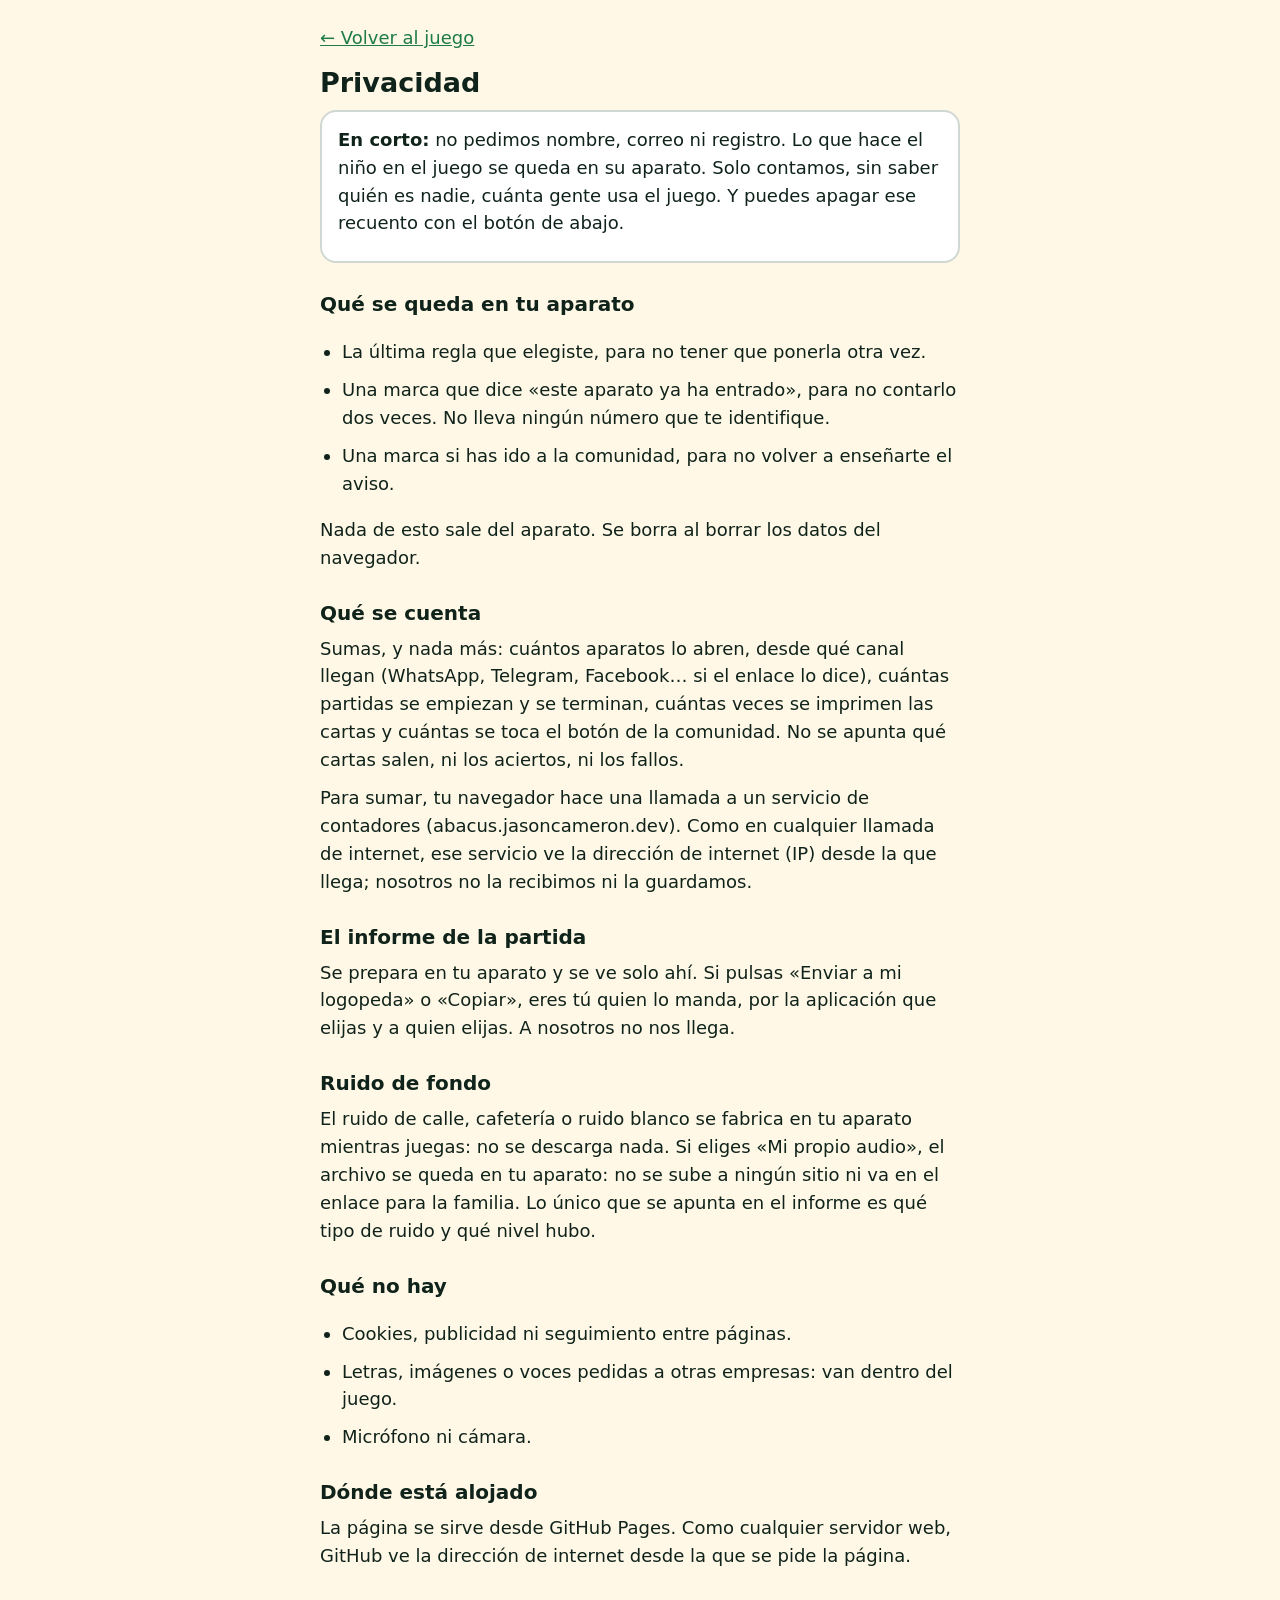
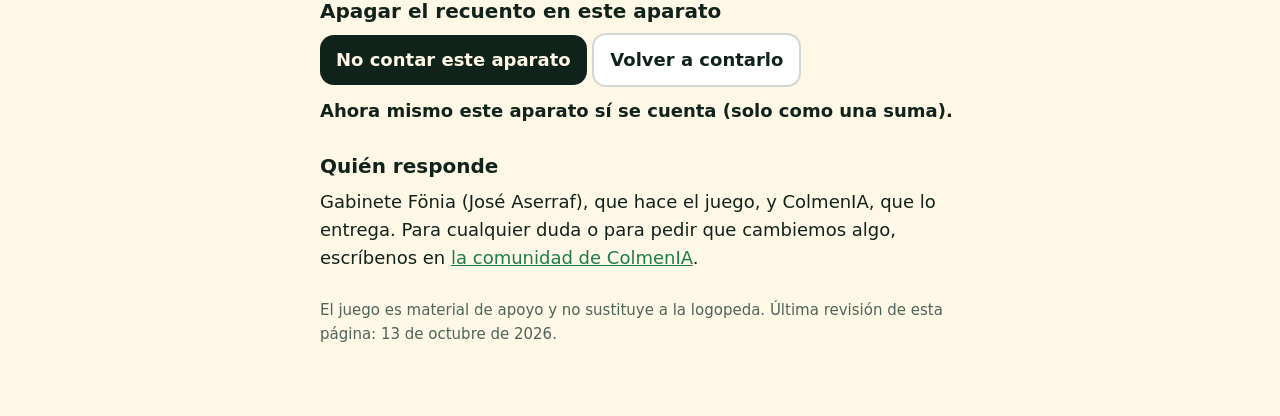
<file: privacidad.html>
<!DOCTYPE html>
<html lang="es">
<head>
<meta charset="UTF-8">
<meta name="viewport" content="width=device-width, initial-scale=1">
<title>Privacidad · Suena igual</title>
<style>
  body{font:18px/1.55 system-ui,-apple-system,sans-serif;max-width:640px;margin:0 auto;padding:24px 18px 60px;background:#FFF8E7;color:#10231A}
  h1{font-size:27px;margin:0 0 6px}h2{font-size:20px;margin:26px 0 6px}
  p,li{margin:0 0 10px}ul{padding-left:22px}
  .corto{background:#fff;border:2px solid #cfd8d2;border-radius:16px;padding:14px 16px}
  .btn{display:inline-block;font:inherit;font-weight:700;padding:11px 16px;border-radius:14px;border:0;background:#10231A;color:#FFF8E7;cursor:pointer;text-decoration:none}
  .btn.s{background:#fff;color:#10231A;border:2px solid #cfd8d2}
  a{color:#1E7B4B}.pie{font-size:15px;color:#4d6457;margin-top:28px}
  #dicho{font-weight:700;min-height:1.4em}
</style>
</head>
<body>
<p><a href="./">← Volver al juego</a></p>
<h1>Privacidad</h1>
<div class="corto">
  <p><b>En corto:</b> no pedimos nombre, correo ni registro. Lo que hace el niño en el juego se queda en su aparato. Solo contamos, sin saber quién es nadie, cuánta gente usa el juego. Y puedes apagar ese recuento con el botón de abajo.</p>
</div>

<h2>Qué se queda en tu aparato</h2>
<ul>
  <li>La última regla que elegiste, para no tener que ponerla otra vez.</li>
  <li>Una marca que dice «este aparato ya ha entrado», para no contarlo dos veces. No lleva ningún número que te identifique.</li>
  <li>Una marca si has ido a la comunidad, para no volver a enseñarte el aviso.</li>
</ul>
<p>Nada de esto sale del aparato. Se borra al borrar los datos del navegador.</p>

<h2>Qué se cuenta</h2>
<p>Sumas, y nada más: cuántos aparatos lo abren, desde qué canal llegan (WhatsApp, Telegram, Facebook… si el enlace lo dice), cuántas partidas se empiezan y se terminan, cuántas veces se imprimen las cartas y cuántas se toca el botón de la comunidad. No se apunta qué cartas salen, ni los aciertos, ni los fallos.</p>
<p>Para sumar, tu navegador hace una llamada a un servicio de contadores (abacus.jasoncameron.dev). Como en cualquier llamada de internet, ese servicio ve la dirección de internet (IP) desde la que llega; nosotros no la recibimos ni la guardamos.</p>

<h2>El informe de la partida</h2>
<p>Se prepara en tu aparato y se ve solo ahí. Si pulsas «Enviar a mi logopeda» o «Copiar», eres tú quien lo manda, por la aplicación que elijas y a quien elijas. A nosotros no nos llega.</p>

<h2>Ruido de fondo</h2>
<p>El ruido de calle, cafetería o ruido blanco se fabrica en tu aparato mientras juegas: no se descarga nada. Si eliges «Mi propio audio», el archivo se queda en tu aparato: no se sube a ningún sitio ni va en el enlace para la familia. Lo único que se apunta en el informe es qué tipo de ruido y qué nivel hubo.</p>

<h2>Qué no hay</h2>
<ul>
  <li>Cookies, publicidad ni seguimiento entre páginas.</li>
  <li>Letras, imágenes o voces pedidas a otras empresas: van dentro del juego.</li>
  <li>Micrófono ni cámara.</li>
</ul>

<h2>Dónde está alojado</h2>
<p>La página se sirve desde GitHub Pages. Como cualquier servidor web, GitHub ve la dirección de internet desde la que se pide la página.</p>

<h2>Apagar el recuento en este aparato</h2>
<p><button class="btn" type="button" id="apaga">No contar este aparato</button> <button class="btn s" type="button" id="enciende">Volver a contarlo</button></p>
<p id="dicho" role="status"></p>

<h2>Quién responde</h2>
<p>Gabinete Fönia (José Aserraf), que hace el juego, y ColmenIA, que lo entrega. Para cualquier duda o para pedir que cambiemos algo, escríbenos en <a href="https://www.skool.com/logopedia-7339/about" target="_blank" rel="noopener">la comunidad de ColmenIA</a>.</p>

<p class="pie">El juego es material de apoyo y no sustituye a la logopeda. Última revisión de esta página: 13 de octubre de 2026.</p>

<script>
(function () {
  var d = document.getElementById('dicho');
  function estado() { var no = false; try { no = localStorage.getItem('suena-no-contar') === '1'; } catch (e) { } d.textContent = no ? 'Ahora mismo este aparato NO se cuenta.' : 'Ahora mismo este aparato sí se cuenta (solo como una suma).'; }
  document.getElementById('apaga').onclick = function () { try { localStorage.setItem('suena-no-contar', '1'); } catch (e) { } estado(); };
  document.getElementById('enciende').onclick = function () { try { localStorage.removeItem('suena-no-contar'); } catch (e) { } estado(); };
  estado();
})();
</script>
</body>
</html>
</file>
<file: fuentes/fuentes.css>
/* Letras guardadas dentro del juego (13/10/2026) para no pedirlas a Google: así la dirección
   de internet de quien juega no sale hacia allí. Atkinson Hyperlegible (Braille Institute) y
   Jost (Owen Earl), las dos con licencia SIL Open Font License 1.1. Solo los juegos de
   caracteres latinos. */
@font-face{font-family:'Atkinson Hyperlegible';font-style:normal;font-weight:400;font-display:swap;src:url(atkinson-hyperlegible-400-latin-ext.woff2) format('woff2');unicode-range:U+0100-02BA, U+02BD-02C5, U+02C7-02CC, U+02CE-02D7, U+02DD-02FF, U+0304, U+0308, U+0329, U+1D00-1DBF, U+1E00-1E9F, U+1EF2-1EFF, U+2020, U+20A0-20AB, U+20AD-20C4, U+2113, U+2C60-2C7F, U+A720-A7FF}
@font-face{font-family:'Atkinson Hyperlegible';font-style:normal;font-weight:400;font-display:swap;src:url(atkinson-hyperlegible-400-latin.woff2) format('woff2');unicode-range:U+0000-00FF, U+0131, U+0152-0153, U+02BB-02BC, U+02C6, U+02DA, U+02DC, U+0304, U+0308, U+0329, U+2000-206F, U+20AC, U+2122, U+2191, U+2193, U+2212, U+2215, U+FEFF, U+FFFD}
@font-face{font-family:'Atkinson Hyperlegible';font-style:normal;font-weight:700;font-display:swap;src:url(atkinson-hyperlegible-700-latin-ext.woff2) format('woff2');unicode-range:U+0100-02BA, U+02BD-02C5, U+02C7-02CC, U+02CE-02D7, U+02DD-02FF, U+0304, U+0308, U+0329, U+1D00-1DBF, U+1E00-1E9F, U+1EF2-1EFF, U+2020, U+20A0-20AB, U+20AD-20C4, U+2113, U+2C60-2C7F, U+A720-A7FF}
@font-face{font-family:'Atkinson Hyperlegible';font-style:normal;font-weight:700;font-display:swap;src:url(atkinson-hyperlegible-700-latin.woff2) format('woff2');unicode-range:U+0000-00FF, U+0131, U+0152-0153, U+02BB-02BC, U+02C6, U+02DA, U+02DC, U+0304, U+0308, U+0329, U+2000-206F, U+20AC, U+2122, U+2191, U+2193, U+2212, U+2215, U+FEFF, U+FFFD}
@font-face{font-family:'Jost';font-style:normal;font-weight:500;font-display:swap;src:url(jost-latin-ext.woff2) format('woff2');unicode-range:U+0100-02BA, U+02BD-02C5, U+02C7-02CC, U+02CE-02D7, U+02DD-02FF, U+0304, U+0308, U+0329, U+1D00-1DBF, U+1E00-1E9F, U+1EF2-1EFF, U+2020, U+20A0-20AB, U+20AD-20C4, U+2113, U+2C60-2C7F, U+A720-A7FF}
@font-face{font-family:'Jost';font-style:normal;font-weight:500;font-display:swap;src:url(jost-latin.woff2) format('woff2');unicode-range:U+0000-00FF, U+0131, U+0152-0153, U+02BB-02BC, U+02C6, U+02DA, U+02DC, U+0304, U+0308, U+0329, U+2000-206F, U+20AC, U+2122, U+2191, U+2193, U+2212, U+2215, U+FEFF, U+FFFD}
@font-face{font-family:'Jost';font-style:normal;font-weight:600;font-display:swap;src:url(jost-latin-ext.woff2) format('woff2');unicode-range:U+0100-02BA, U+02BD-02C5, U+02C7-02CC, U+02CE-02D7, U+02DD-02FF, U+0304, U+0308, U+0329, U+1D00-1DBF, U+1E00-1E9F, U+1EF2-1EFF, U+2020, U+20A0-20AB, U+20AD-20C4, U+2113, U+2C60-2C7F, U+A720-A7FF}
@font-face{font-family:'Jost';font-style:normal;font-weight:600;font-display:swap;src:url(jost-latin.woff2) format('woff2');unicode-range:U+0000-00FF, U+0131, U+0152-0153, U+02BB-02BC, U+02C6, U+02DA, U+02DC, U+0304, U+0308, U+0329, U+2000-206F, U+20AC, U+2122, U+2191, U+2193, U+2212, U+2215, U+FEFF, U+FFFD}
</file>
<file: estilos.css>
/* Lo que la versión pública añade al juego de Fönia: portada, «Prepara la partida» e informe. */
/* La tarjeta de la comunidad: que se vea que es un regalo y dónde se toca (José, 13/10: «el
   botón es pobre, que quieran pinchar»). */
.cta{display:block;position:relative;margin:16px auto 0;padding:14px 14px 12px;border-radius:20px;max-width:440px;text-align:left;text-decoration:none;
  color:var(--tinta)!important;background:#F4B93A;background:linear-gradient(135deg,#FFD866 0%,#F4B93A 55%,#EFA51F 100%);
  border:3px solid #10231A;box-shadow:0 6px 0 #10231A;overflow:hidden;-webkit-tap-highlight-color:transparent}
.cta:active{transform:translateY(4px);box-shadow:0 2px 0 #10231A}
.cta-abeja{position:absolute;right:10px;top:6px;font-size:44px;line-height:1;-webkit-animation:abeja 2.6s ease-in-out infinite;animation:abeja 2.6s ease-in-out infinite}
.cta-txt{display:block;padding-right:54px}
.cta-txt b{display:block;font-family:var(--titulo);font-weight:600;font-size:21px;line-height:1.15}
.cta-txt>span{display:block;font-size:15px;line-height:1.35;margin-top:4px}
.cta-lista{display:flex!important;flex-wrap:wrap;margin:8px -3px 0!important}
.cta-lista i{font-style:normal;font-weight:700;font-size:13px;background:rgba(255,255,255,.75);border-radius:99px;padding:3px 9px;margin:3px}
.cta-ir{display:block;margin-top:10px;padding:11px 12px;border-radius:14px;background:#10231A;color:#FFF8E7;font-family:var(--titulo);font-weight:600;font-size:19px;text-align:center}
.cta-ir span{display:inline-block;-webkit-animation:flecha 1.1s ease-in-out infinite;animation:flecha 1.1s ease-in-out infinite}
@-webkit-keyframes abeja{0%,100%{-webkit-transform:translateY(0) rotate(-6deg)}50%{-webkit-transform:translateY(-6px) rotate(8deg)}}
@keyframes abeja{0%,100%{transform:translateY(0) rotate(-6deg)}50%{transform:translateY(-6px) rotate(8deg)}}
@-webkit-keyframes flecha{0%,100%{-webkit-transform:translateX(0)}50%{-webkit-transform:translateX(6px)}}
@keyframes flecha{0%,100%{transform:translateX(0)}50%{transform:translateX(6px)}}
@media (prefers-reduced-motion:reduce){.cta-abeja,.cta-ir span{-webkit-animation:none;animation:none}}
.firma{font-size:13px!important;color:#4d6457;margin-top:10px!important}
.idea{display:inline-block;margin-top:10px;font-size:15px;color:#2d5a41!important;text-decoration:underline}
.lema{font-size:19px!important;margin:4px 0 12px!important}
.trabaja{display:flex;flex-wrap:wrap;justify-content:center;margin:6px 0 12px;padding:0;list-style:none}
.trabaja li{background:#fff;border:2px solid #cfd8d2;border-radius:99px;padding:5px 12px;margin:3px;font-size:15px;font-weight:700}
.btn.ancho{display:block;width:100%;max-width:420px;margin:8px auto}
.btn.ancho small{display:block;font-weight:400;font-size:14px;opacity:.9}
.prep{text-align:left}
.prep h1{text-align:center}
.prep h2{font-family:var(--titulo);font-size:19px;margin:16px 0 6px}
.objs{display:flex;flex-wrap:wrap}
.objs button{flex:1 1 150px;margin:3px;padding:9px 10px;border-radius:14px;border:2px solid #cfd8d2;background:#fff;font:inherit;font-weight:700;font-size:16px;line-height:1.2;text-align:left;cursor:pointer;color:var(--tinta)}
.objs button small{display:block;font-weight:400;font-size:13px;color:#4d6457}
.objs button.on{border-color:var(--verde);background:#e3f3e8}
.fila2{display:flex;flex-wrap:wrap}.fila2 .campo{flex:1 1 130px;margin:6px 4px}
.prep textarea{width:100%;min-height:64px;font:inherit;font-size:17px;padding:9px;border-radius:12px;border:2px solid #cfd8d2;box-sizing:border-box}
.prep .resumen{background:var(--oro);border-radius:14px;padding:9px 12px;margin:14px 0 6px;font-weight:700;text-align:center}
.enlace{display:none;background:#fff;border:2px solid #cfd8d2;border-radius:14px;padding:10px;margin-top:10px}
.enlace.on{display:block}
.enlace input{width:100%;font:inherit;font-size:14px;padding:8px;border-radius:10px;border:1px solid #cfd8d2;box-sizing:border-box}
.minis{text-align:center;margin-top:6px}
.btn.mini{font-size:16px;padding:9px 14px;margin:4px 3px}
.informe{text-align:left;background:#fff;border:2px solid #cfd8d2;border-radius:16px;padding:10px 12px;margin:12px 0 4px}
.informe h2{font-family:var(--titulo);font-size:18px;margin:0 0 6px}
.informe dl{margin:0}
.informe dt{font-size:12px;letter-spacing:.04em;text-transform:uppercase;color:#4d6457;margin-top:7px}
.informe dd{margin:0;font-size:16px;line-height:1.35}
.informe dd.clave{font-weight:700}
.ok-copia{font-size:14px;color:#2d5a41;min-height:1.2em;text-align:center;margin:4px 0 0!important}
/* portada ilustrada (imágenes de Codex, 12/10/2026) */
/* La portada y «Prepara la partida» tapan toda la pantalla: la barra con la regla y los
   marcadores no pinta nada hasta que se va a jugar (José, 12/10: «lleva a confusión»). */
/* «Antes de irte»: hoja que sube desde abajo, una vez por visita */
.despedida{display:none;position:fixed;left:0;right:0;top:0;bottom:0;z-index:40;background:rgba(6,28,19,.72);align-items:flex-end;justify-content:center;padding:12px;padding-bottom:calc(12px + env(safe-area-inset-bottom,0px))}
.despedida.on{display:flex}
.despedida-caja{position:relative;width:100%;max-width:470px;background:var(--crema);border-radius:24px;padding:16px 14px 16px;box-shadow:0 -8px 40px rgba(0,0,0,.45);-webkit-animation:sube .35s ease-out;animation:sube .35s ease-out}
.despedida-t{margin:0 44px 2px 4px;font-family:var(--titulo);font-weight:600;font-size:20px;color:var(--tinta)}
.despedida-caja .cta{margin-top:10px}
.despedida-x{position:absolute;right:10px;top:10px;width:40px;height:40px;border-radius:50%;border:2px solid #cfd8d2;background:#fff;font-size:18px;font-weight:700;cursor:pointer;color:var(--tinta)}
@-webkit-keyframes sube{from{-webkit-transform:translateY(40px);opacity:0}to{-webkit-transform:none;opacity:1}}
@keyframes sube{from{transform:translateY(40px);opacity:0}to{transform:none;opacity:1}}
@media (prefers-reduced-motion:reduce){.despedida-caja{-webkit-animation:none;animation:none}}
#vPausa .cta{margin-top:16px}
/* Suena igual: lo propio */
.portada{background:var(--mar2)!important;z-index:30}
.lema{font-size:19px!important}
.mini{font-size:15px!important;color:#3f5263}
.campo{margin:10px 0;text-align:left}.campo label{display:block;font-weight:700;margin-bottom:6px}
.campo select{font:inherit;font-size:17px;padding:9px;border-radius:12px;border:2px solid #cfd8d2;width:100%;background:#fff;color:var(--tinta)}
.fijado #pausaCta{display:none}
.informe dd.clave{font-weight:700}

.cta-skool{display:block;margin-top:8px;font-size:14px;line-height:1.35;font-weight:700;background:rgba(255,255,255,.55);border-radius:10px;padding:6px 9px}
.cta-vuelta{display:block;margin-top:6px;font-size:12px;line-height:1.3;text-align:center;opacity:.85}
</file>
